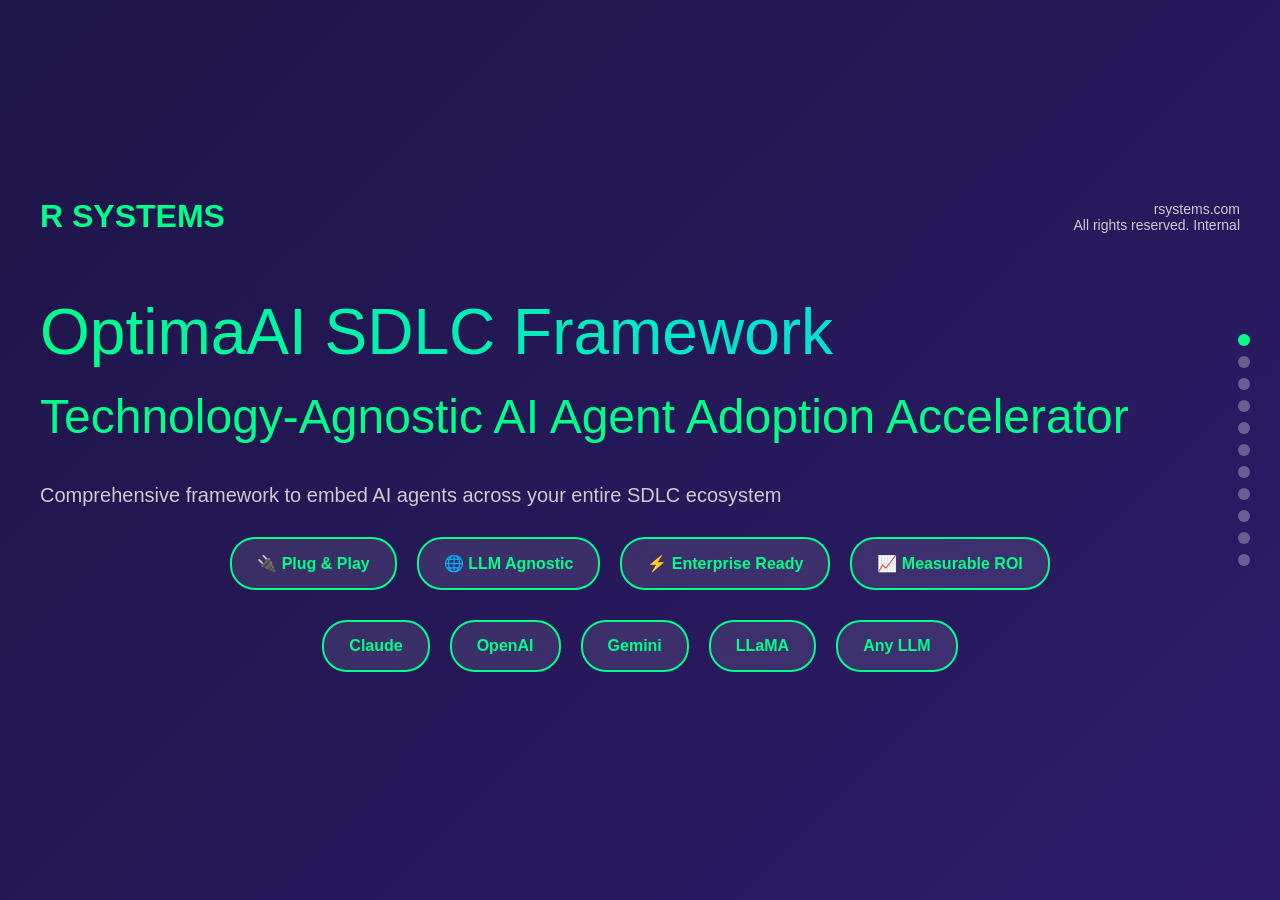
<file: index.html>
<!DOCTYPE html>
<html lang="en">
<head>
    <meta charset="UTF-8">
    <meta name="viewport" content="width=device-width, initial-scale=1.0">
    <title>OptimaAI SDLC Framework</title>
    <style>
        * {
            margin: 0;
            padding: 0;
            box-sizing: border-box;
        }

        body {
            font-family: 'Segoe UI', Tahoma, Geneva, Verdana, sans-serif;
            background: linear-gradient(135deg, #1e1548 0%, #2d1b69 100%);
            color: white;
            overflow-x: hidden;
        }

        .slide {
            min-height: 100vh;
            padding: 40px;
            display: flex;
            flex-direction: column;
            justify-content: center;
            position: relative;
            page-break-after: always;
        }

        .slide-content {
            max-width: 1200px;
            margin: 0 auto;
            width: 100%;
        }

        .header {
            display: flex;
            justify-content: space-between;
            align-items: center;
            margin-bottom: 60px;
        }

        .logo {
            font-size: 32px;
            font-weight: bold;
            color: #00ff88;
        }

        .company-info {
            text-align: right;
            font-size: 14px;
            color: #ccc;
        }

        .title-slide h1 {
            font-size: 64px;
            font-weight: 300;
            margin-bottom: 20px;
            background: linear-gradient(45deg, #00ff88, #00d4ff);
            -webkit-background-clip: text;
            -webkit-text-fill-color: transparent;
            background-clip: text;
        }

        .title-slide h2 {
            font-size: 28px;
            font-weight: 300;
            color: #ccc;
            margin-bottom: 40px;
        }

        .slide h2 {
            font-size: 48px;
            margin-bottom: 40px;
            color: #00ff88;
        }

        .slide h3 {
            font-size: 32px;
            margin-bottom: 30px;
            color: #00d4ff;
        }

        /* Technology Agnostic Badges */
        .tech-badges {
            display: flex;
            justify-content: center;
            gap: 20px;
            margin: 30px 0;
            flex-wrap: wrap;
        }

        .tech-badge {
            background: rgba(255, 255, 255, 0.1);
            border: 2px solid #00ff88;
            border-radius: 25px;
            padding: 15px 25px;
            font-size: 16px;
            font-weight: bold;
            color: #00ff88;
            backdrop-filter: blur(10px);
        }

        /* Framework Components Infographic */
        .framework-grid {
            display: grid;
            grid-template-columns: repeat(3, 1fr);
            gap: 30px;
            margin: 40px 0;
        }

        .component-card {
            background: rgba(255, 255, 255, 0.1);
            border: 2px solid #00ff88;
            border-radius: 20px;
            padding: 30px;
            text-align: center;
            transition: transform 0.3s ease, box-shadow 0.3s ease;
            backdrop-filter: blur(10px);
        }

        .component-card:hover {
            transform: translateY(-10px);
            box-shadow: 0 20px 40px rgba(0, 255, 136, 0.3);
        }

        .component-icon {
            font-size: 48px;
            margin-bottom: 20px;
            color: #00ff88;
        }

        .component-card h4 {
            font-size: 20px;
            margin-bottom: 15px;
            color: #00d4ff;
        }

        .component-card p {
            font-size: 14px;
            line-height: 1.6;
            color: #ccc;
        }

        /* Detailed Phase Cards */
        .phase-detail-grid {
            display: grid;
            grid-template-columns: repeat(2, 1fr);
            gap: 30px;
            margin: 40px 0;
        }

        .phase-detail-card {
            background: rgba(255, 255, 255, 0.1);
            border: 2px solid #00d4ff;
            border-radius: 20px;
            padding: 30px;
            backdrop-filter: blur(10px);
            position: relative;
        }

        .phase-detail-number {
            position: absolute;
            top: -15px;
            left: 30px;
            background: linear-gradient(45deg, #00ff88, #00d4ff);
            color: #1e1548;
            width: 40px;
            height: 40px;
            border-radius: 50%;
            display: flex;
            align-items: center;
            justify-content: center;
            font-weight: bold;
            font-size: 18px;
        }

        .phase-detail-card h4 {
            font-size: 24px;
            margin: 20px 0 20px;
            color: #00ff88;
        }

        .phase-activities {
            display: grid;
            grid-template-columns: 1fr 1fr;
            gap: 20px;
            margin-top: 20px;
        }

        .activity-section h5 {
            font-size: 16px;
            color: #00d4ff;
            margin-bottom: 10px;
        }

        .activity-section ul {
            list-style: none;
            font-size: 13px;
            color: #ccc;
        }

        .activity-section li {
            margin-bottom: 6px;
            padding-left: 15px;
            position: relative;
        }

        .activity-section li::before {
            content: '▶';
            position: absolute;
            left: 0;
            color: #00ff88;
            font-size: 10px;
        }

        /* CXO Outcomes */
        .outcomes-grid {
            display: grid;
            grid-template-columns: 1fr 1fr;
            gap: 40px;
            margin: 40px 0;
        }

        .outcome-card {
            background: linear-gradient(135deg, rgba(0, 255, 136, 0.2), rgba(0, 212, 255, 0.2));
            border: 2px solid #00ff88;
            border-radius: 20px;
            padding: 30px;
            backdrop-filter: blur(10px);
        }

        .outcome-icon {
            font-size: 48px;
            margin-bottom: 20px;
            color: #00ff88;
        }

        .outcome-card h4 {
            font-size: 24px;
            margin-bottom: 15px;
            color: #00d4ff;
        }

        .outcome-metrics {
            margin-top: 20px;
        }

        .outcome-metrics ul {
            list-style: none;
        }

        .outcome-metrics li {
            margin-bottom: 8px;
            padding-left: 20px;
            position: relative;
            color: #ccc;
        }

        .outcome-metrics li::before {
            content: '📊';
            position: absolute;
            left: 0;
        }

        /* Use Cases Grid */
        .use-cases-grid {
            display: grid;
            grid-template-columns: repeat(2, 1fr);
            gap: 25px;
            margin: 40px 0;
        }

        .use-case-card {
            background: rgba(255, 255, 255, 0.1);
            border: 2px solid #00d4ff;
            border-radius: 15px;
            padding: 25px;
            backdrop-filter: blur(10px);
            transition: transform 0.3s ease;
        }

        .use-case-card:hover {
            transform: translateY(-5px);
        }

        .use-case-icon {
            font-size: 36px;
            margin-bottom: 15px;
            color: #00ff88;
        }

        .use-case-card h4 {
            font-size: 18px;
            margin-bottom: 10px;
            color: #00d4ff;
        }

        .use-case-card p {
            font-size: 14px;
            color: #ccc;
            line-height: 1.5;
        }

        /* AI Tools Landscape */
        .tools-categories {
            display: grid;
            grid-template-columns: repeat(5, 1fr);
            gap: 20px;
            margin: 30px 0;
        }

        .tool-category {
            background: rgba(255, 255, 255, 0.1);
            border: 2px solid #00d4ff;
            border-radius: 15px;
            padding: 20px;
            text-align: center;
            backdrop-filter: blur(10px);
        }

        .tool-category h5 {
            font-size: 14px;
            margin-bottom: 15px;
            color: #00ff88;
            font-weight: bold;
        }

        .tool-examples {
            font-size: 12px;
            color: #ccc;
            margin-bottom: 15px;
        }

        .tool-features {
            font-size: 10px;
            color: #999;
        }

        .tool-features li {
            margin-bottom: 3px;
        }

        .decision-matrix {
            background: rgba(255, 255, 255, 0.1);
            border: 2px solid #00ff88;
            border-radius: 15px;
            padding: 25px;
            margin: 30px 0;
            backdrop-filter: blur(10px);
        }

        .matrix-table {
            width: 100%;
            border-collapse: collapse;
            margin-top: 20px;
        }

        .matrix-table th,
        .matrix-table td {
            border: 1px solid #00d4ff;
            padding: 12px;
            text-align: center;
            font-size: 12px;
        }

        .matrix-table th {
            background: rgba(0, 255, 136, 0.2);
            color: #00ff88;
            font-weight: bold;
        }

        .matrix-table td {
            color: #ccc;
        }

        /* Benefits Grid */
        .benefits-grid {
            display: grid;
            grid-template-columns: repeat(5, 1fr);
            gap: 20px;
            margin: 40px 0;
        }

        .benefit-item {
            text-align: center;
            padding: 20px;
            background: rgba(0, 255, 136, 0.1);
            border-radius: 15px;
            border: 1px solid #00ff88;
        }

        .benefit-number {
            font-size: 48px;
            font-weight: bold;
            color: #00ff88;
            margin-bottom: 10px;
        }

        .benefit-text {
            font-size: 14px;
            color: #ccc;
            line-height: 1.4;
        }

        /* Case Studies */
        .case-studies-grid {
            display: grid;
            grid-template-columns: repeat(2, 1fr);
            gap: 30px;
            margin: 40px 0;
        }

        .case-study-card {
            background: rgba(255, 255, 255, 0.1);
            border: 2px solid #00d4ff;
            border-radius: 20px;
            padding: 30px;
            backdrop-filter: blur(10px);
        }

        .case-study-header {
            background: linear-gradient(45deg, #00ff88, #00d4ff);
            -webkit-background-clip: text;
            -webkit-text-fill-color: transparent;
            background-clip: text;
            font-size: 18px;
            font-weight: bold;
            margin-bottom: 15px;
        }

        .case-metrics {
            display: flex;
            justify-content: space-around;
            margin: 20px 0;
        }

        .metric {
            text-align: center;
        }

        .metric-value {
            font-size: 32px;
            font-weight: bold;
            color: #00ff88;
        }

        .metric-label {
            font-size: 12px;
            color: #ccc;
        }

        /* Commercial Card */
        .commercial-card {
            background: linear-gradient(135deg, rgba(0, 255, 136, 0.2), rgba(0, 212, 255, 0.2));
            border: 2px solid #00ff88;
            border-radius: 20px;
            padding: 40px;
            text-align: center;
            margin: 40px auto;
            max-width: 600px;
        }

        .commercial-card h3 {
            color: #00ff88;
            margin-bottom: 20px;
        }

        .pod-description {
            font-size: 18px;
            margin-bottom: 30px;
            color: #ccc;
        }

        .rate-placeholder {
            background: rgba(255, 255, 255, 0.1);
            border: 2px dashed #00d4ff;
            border-radius: 10px;
            padding: 20px;
            font-size: 24px;
            color: #00d4ff;
        }

        /* Navigation */
        .nav-dots {
            position: fixed;
            right: 30px;
            top: 50%;
            transform: translateY(-50%);
            z-index: 1000;
        }

        .nav-dot {
            width: 12px;
            height: 12px;
            border-radius: 50%;
            background: rgba(255, 255, 255, 0.3);
            margin: 10px 0;
            cursor: pointer;
            transition: background 0.3s ease;
        }

        .nav-dot.active {
            background: #00ff88;
        }

        @media print {
            .nav-dots { display: none; }
            .slide { page-break-after: always; }
        }
    </style>
</head>
<body>
    <!-- Slide 1: Title -->
    <div class="slide title-slide">
        <div class="slide-content">
            <div class="header">
                <div class="logo">R SYSTEMS</div>
                <div class="company-info">
                    rsystems.com<br>
                    All rights reserved. Internal
                </div>
            </div>
            <h1>OptimaAI SDLC Framework</h1>
            <h2>Technology-Agnostic AI Agent Adoption Accelerator</h2>
            <p style="font-size: 20px; color: #ccc; margin-top: 40px;">
                Comprehensive framework to embed AI agents across your entire SDLC ecosystem
            </p>
            
            <div class="tech-badges">
                <div class="tech-badge">🔌 Plug & Play</div>
                <div class="tech-badge">🌐 LLM Agnostic</div>
                <div class="tech-badge">⚡ Enterprise Ready</div>
                <div class="tech-badge">📈 Measurable ROI</div>
            </div>
            
            <div class="tech-badges">
                <div class="tech-badge">Claude</div>
                <div class="tech-badge">OpenAI</div>
                <div class="tech-badge">Gemini</div>
                <div class="tech-badge">LLaMA</div>
                <div class="tech-badge">Any LLM</div>
            </div>
        </div>
    </div>

    <!-- Slide 2: Framework Components -->
    <div class="slide">
        <div class="slide-content">
            <div class="header">
                <div class="logo">R SYSTEMS</div>
                <div class="company-info">rsystems.com</div>
            </div>
            <h2>OptimaAI Framework Components</h2>
            <p style="font-size: 18px; color: #ccc; margin-bottom: 40px;">
                Technology-agnostic accelerator with pre-built components for seamless AI agent integration
            </p>
            
            <div class="framework-grid">
                <div class="component-card">
                    <div class="component-icon">📚</div>
                    <h4>Prompt Libraries</h4>
                    <p>1,500+ reusable prompt snippets & DSLs optimized for SDLC workflows across all LLM providers</p>
                </div>
                
                <div class="component-card">
                    <div class="component-icon">🤖</div>
                    <h4>Agentic Tools</h4>
                    <p>25+ best-in-class tools: Cursor, Claude Code, GitHub Copilot, Gemini, compatible with any LLM</p>
                </div>
                
                <div class="component-card">
                    <div class="component-icon">⚙️</div>
                    <h4>Custom Agents</h4>
                    <p>Reference blueprints for 12 common SDLC agents: Code Gen, PR Reviewer, QE Bot</p>
                </div>
                
                <div class="component-card">
                    <div class="component-icon">🔌</div>
                    <h4>MCP Servers</h4>
                    <p>Pre-built connectors for Jira, GitHub, CI/CD, Databases, Cloud platforms</p>
                </div>
                
                <div class="component-card">
                    <div class="component-icon">👨‍💻</div>
                    <h4>AI Engineering Experts</h4>
                    <p>400+ GenAI-certified engineers, 40+ prompt/agent design specialists</p>
                </div>
                
                <div class="component-card">
                    <div class="component-icon">📈</div>
                    <h4>Adoption Framework</h4>
                    <p>Proven 5-stage maturity model with evaluation harness for metrics tracking</p>
                </div>
            </div>
        </div>
    </div>

    <!-- Slide 3: AI Tools Landscape -->
    <div class="slide">
        <div class="slide-content">
            <div class="header">
                <div class="logo">R SYSTEMS</div>
                <div class="company-info">rsystems.com</div>
            </div>
            <h2>AI Tools Landscape & Selection Guide</h2>
            <p style="font-size: 18px; color: #ccc; margin-bottom: 30px;">
                Understanding the ecosystem to make informed decisions for your SDLC
            </p>
            
            <div class="tools-categories">
                <div class="tool-category">
                    <h5>AI Native IDE</h5>
                    <div class="tool-examples">Cursor, Windsurf</div>
                    <ul class="tool-features">
                        <li>✓ Interactive pair programming</li>
                        <li>✓ Long context mode</li>
                        <li>✓ Multi-file editing</li>
                        <li>✓ Deep indexing</li>
                        <li>△ Limited IDE support</li>
                    </ul>
                    <div style="margin-top: 10px; font-size: 11px; color: #00ff88;">Best for: Daily coding</div>
                </div>
                
                <div class="tool-category">
                    <h5>AI Extension in IDE</h5>
                    <div class="tool-examples">GitHub Copilot, Amazon Q, Cline</div>
                    <ul class="tool-features">
                        <li>✓ Works with existing IDEs</li>
                        <li>✓ Enterprise compliance</li>
                        <li>✓ Multiple LLM Support</li>
                        <li>△ Limited native features</li>
                    </ul>
                    <div style="margin-top: 10px; font-size: 11px; color: #00ff88;">Best for: Enterprise teams</div>
                </div>
                
                <div class="tool-category">
                    <h5>Prototyping Tools</h5>
                    <div class="tool-examples">Lovable.dev, V0.dev, Bolt.new</div>
                    <ul class="tool-features">
                        <li>✓ Rapid prototyping</li>
                        <li>✓ Natural language input</li>
                        <li>✓ Quick POCs</li>
                        <li>△ Not production-ready</li>
                    </ul>
                    <div style="margin-top: 10px; font-size: 11px; color: #00ff88;">Best for: Quick prototypes</div>
                </div>
                
                <div class="tool-category">
                    <h5>Background Agent</h5>
                    <div class="tool-examples">Devin, Factory AI, Jules</div>
                    <ul class="tool-features">
                        <li>✓ Fire and Forget</li>
                        <li>✓ Large scale tasks</li>
                        <li>✓ Parallel execution</li>
                        <li>△ Non-interactive</li>
                    </ul>
                    <div style="margin-top: 10px; font-size: 11px; color: #00ff88;">Best for: Large automation</div>
                </div>
                
                <div class="tool-category">
                    <h5>CLI Agent</h5>
                    <div class="tool-examples">Claude Code, Aider, Amazon Q CLI</div>
                    <ul class="tool-features">
                        <li>✓ Local execution</li>
                        <li>✓ Semi-interactive</li>
                        <li>✓ External tooling (MCP)</li>
                        <li>✓ Privacy compliant</li>
                    </ul>
                    <div style="margin-top: 10px; font-size: 11px; color: #00ff88;">Best for: Complex local tasks</div>
                </div>
            </div>
            
            <div class="decision-matrix">
                <h3 style="color: #00d4ff; margin-bottom: 20px;">Quick Decision Matrix</h3>
                <table class="matrix-table">
                    <thead>
                        <tr>
                            <th>Category</th>
                            <th>Interactivity</th>
                            <th>Privacy</th>
                            <th>Setup</th>
                            <th>Scale</th>
                            <th>Use When</th>
                            <th>Best For</th>
                        </tr>
                    </thead>
                    <tbody>
                        <tr>
                            <td>AI Native IDE</td>
                            <td>High</td>
                            <td>Medium</td>
                            <td>Complex</td>
                            <td>Individual</td>
                            <td>Greenfield</td>
                            <td>Pair coding</td>
                        </tr>
                        <tr>
                            <td>AI Extension</td>
                            <td>High</td>
                            <td>High</td>
                            <td>Easy</td>
                            <td>Team</td>
                            <td>Enterprise</td>
                            <td>Daily coding</td>
                        </tr>
                        <tr>
                            <td>Prototyping</td>
                            <td>High</td>
                            <td>High</td>
                            <td>Easy</td>
                            <td>Limited</td>
                            <td>Rapid POCs</td>
                            <td>Quick mockups</td>
                        </tr>
                        <tr>
                            <td>Background</td>
                            <td>Low</td>
                            <td>Low</td>
                            <td>Easy</td>
                            <td>Massive</td>
                            <td>Large tasks</td>
                            <td>Bulk automation</td>
                        </tr>
                        <tr>
                            <td>CLI Agent</td>
                            <td>Medium</td>
                            <td>High</td>
                            <td>Medium</td>
                            <td>High</td>
                            <td>Complex tasks</td>
                            <td>Local development</td>
                        </tr>
                    </tbody>
                </table>
            </div>
        </div>
    </div>

    <!-- Slide 4: CXO Outcomes -->
    <div class="slide">
        <div class="slide-content">
            <div class="header">
                <div class="logo">R SYSTEMS</div>
                <div class="company-info">rsystems.com</div>
            </div>
            <h2>What CXOs Get: Measurable Business Outcomes</h2>
            <p style="font-size: 18px; color: #ccc; margin-bottom: 40px;">
                Complete ecosystem of AI-powered engineering excellence with executive visibility
            </p>
            
            <div class="outcomes-grid">
                <div class="outcome-card">
                    <div class="outcome-icon">🚀</div>
                    <h4>AI-Embedded Engineering Teams</h4>
                    <p style="color: #ccc; margin-bottom: 20px;">
                        Fully integrated AI agents across your SDLC, enabling your engineering teams to operate at 2X productivity
                    </p>
                    <div class="outcome-metrics">
                        <ul>
                            <li>Context-aware agents with deep ecosystem knowledge</li>
                            <li>Seamless integration with existing workflows</li>
                            <li>Reduced cognitive load on developers</li>
                            <li>Faster feature delivery and bug resolution</li>
                            <li>Enhanced code quality and consistency</li>
                        </ul>
                    </div>
                </div>
                
                <div class="outcome-card">
                    <div class="outcome-icon">📊</div>
                    <h4>Executive Productivity Dashboard</h4>
                    <p style="color: #ccc; margin-bottom: 20px;">
                        Real-time visibility into developer productivity and AI adoption metrics across your organization
                    </p>
                    <div class="outcome-metrics">
                        <ul>
                            <li>GitHub commit and PR metrics integration</li>
                            <li>Copilot/AI tool usage analytics</li>
                            <li>Atlassian/Jira velocity tracking</li>
                            <li>Sprint performance and delivery metrics</li>
                            <li>ROI measurement on AI investments</li>
                            <li>Team productivity trends and insights</li>
                        </ul>
                    </div>
                </div>
            </div>
            
            <div style="text-align: center; margin-top: 40px; padding: 30px; background: rgba(0, 255, 136, 0.1); border-radius: 15px; border: 2px solid #00ff88;">
                <h3 style="color: #00ff88; margin-bottom: 15px;">🎯 Bottom Line Impact</h3>
                <p style="font-size: 20px; color: #ccc;">
                    <strong style="color: #00d4ff;">Minimum 2X productivity gains</strong> with full visibility and control over your AI-powered engineering transformation
                </p>
            </div>
        </div>
    </div>

    <!-- Slide 5: Detailed Engagement Phases -->
    <div class="slide">
        <div class="slide-content">
            <div class="header">
                <div class="logo">R SYSTEMS</div>
                <div class="company-info">rsystems.com</div>
            </div>
            <h2>Detailed 4-Phase Engagement Model</h2>
            <p style="font-size: 18px; color: #ccc; margin-bottom: 30px;">
                Systematic approach to embed AI agents in your SDLC ecosystem
            </p>
            
            <div class="phase-detail-grid">
                <div class="phase-detail-card">
                    <div class="phase-detail-number">1</div>
                    <h4>Discovery & Assessment</h4>
                    <div class="phase-activities">
                        <div class="activity-section">
                            <h5>Technology Analysis</h5>
                            <ul>
                                <li>Tech stack deep dive</li>
                                <li>Development workflow mapping</li>
                                <li>Tool inventory assessment</li>
                                <li>Integration point identification</li>
                            </ul>
                        </div>
                        <div class="activity-section">
                            <h5>Opportunity Mapping</h5>
                            <ul>
                                <li>Automation potential analysis</li>
                                <li>Productivity bottleneck identification</li>
                                <li>ROI opportunity assessment</li>
                                <li>Risk and compliance evaluation</li>
                            </ul>
                        </div>
                    </div>
                    <div class="phase-activities" style="margin-top: 15px;">
                        <div class="activity-section">
                            <h5>Knowledge Architecture</h5>
                            <ul>
                                <li>Codebase indexing strategy</li>
                                <li>Library and package mapping</li>
                                <li>Documentation structure analysis</li>
                                <li>Context requirements definition</li>
                            </ul>
                        </div>
                        <div class="activity-section">
                            <h5>Infrastructure Design</h5>
                            <ul>
                                <li>MCP server architecture</li>
                                <li>Custom connector requirements</li>
                                <li>QE agent framework design</li>
                                <li>Security and governance planning</li>
                            </ul>
                        </div>
                    </div>
                </div>
                
                <div class="phase-detail-card">
                    <div class="phase-detail-number">2</div>
                    <h4>Setup & Configuration</h4>
                    <div class="phase-activities">
                        <div class="activity-section">
                            <h5>Framework Deployment</h5>
                            <ul>
                                <li>Ecosystem-specific prompt templates</li>
                                <li>Cursor rules and configurations</li>
                                <li>MCP ecosystem deployment</li>
                                <li>Custom MCP server development</li>
                            </ul>
                        </div>
                        <div class="activity-section">
                            <h5>Integration Setup</h5>
                            <ul>
                                <li>SDLC adapters integration (Jira, GitHub)</li>
                                <li>Agentic workflow configuration</li>
                                <li>Knowledge assistant deployment</li>
                                <li>CI/CD pipeline integration</li>
                            </ul>
                        </div>
                    </div>
                    <div class="phase-activities" style="margin-top: 15px;">
                        <div class="activity-section">
                            <h5>Agent Deployment</h5>
                            <ul>
                                <li>Custom agent development</li>
                                <li>Testing and validation setup</li>
                                <li>Performance optimization</li>
                                <li>Security implementation</li>
                            </ul>
                        </div>
                        <div class="activity-section">
                            <h5>Platform Setup</h5>
                            <ul>
                                <li>Monitoring dashboard deployment</li>
                                <li>Metrics collection setup</li>
                                <li>Alert and notification configuration</li>
                                <li>Backup and recovery procedures</li>
                            </ul>
                        </div>
                    </div>
                </div>
                
                <div class="phase-detail-card">
                    <div class="phase-detail-number">3</div>
                    <h4>Adoption & Training</h4>
                    <div class="phase-activities">
                        <div class="activity-section">
                            <h5>Team Enablement</h5>
                            <ul>
                                <li>Comprehensive training programs</li>
                                <li>Best practice workshops</li>
                                <li>"Prompt to Product" certification</li>
                                <li>Hands-on coaching sessions</li>
                            </ul>
                        </div>
                        <div class="activity-section">
                            <h5>Change Management</h5>
                            <ul>
                                <li>Adoption strategy execution</li>
                                <li>Resistance management</li>
                                <li>Feedback loop establishment</li>
                                <li>Continuous improvement process</li>
                            </ul>
                        </div>
                    </div>
                    <div class="phase-activities" style="margin-top: 15px;">
                        <div class="activity-section">
                            <h5>Productivity Optimization</h5>
                            <ul>
                                <li>Workflow optimization</li>
                                <li>Custom prompt development</li>
                                <li>Agent fine-tuning</li>
                                <li>Performance enhancement</li>
                            </ul>
                        </div>
                        <div class="activity-section">
                            <h5>Knowledge Transfer</h5>
                            <ul>
                                <li>Internal champion development</li>
                                <li>Documentation and playbooks</li>
                                <li>Self-service capabilities</li>
                                <li>Sustainability planning</li>
                            </ul>
                        </div>
                    </div>
                </div>
                
                <div class="phase-detail-card">
                    <div class="phase-detail-number">4</div>
                    <h4>Metrics & Optimization</h4>
                    <div class="phase-activities">
                        <div class="activity-section">
                            <h5>Performance Tracking</h5>
                            <ul>
                                <li>Sprint points delivered analysis</li>
                                <li>Bug reduction measurement</li>
                                <li>Ticket closure time tracking</li>
                                <li>PR resolution speed metrics</li>
                            </ul>
                        </div>
                        <div class="activity-section">
                            <h5>Executive Reporting</h5>
                            <ul>
                                <li>Leadership dashboard setup</li>
                                <li>ROI calculation and reporting</li>
                                <li>Productivity trend analysis</li>
                                <li>Strategic recommendations</li>
                            </ul>
                        </div>
                    </div>
                    <div class="phase-activities" style="margin-top: 15px;">
                        <div class="activity-section">
                            <h5>Continuous Improvement</h5>
                            <ul>
                                <li>Performance optimization</li>
                                <li>Agent enhancement</li>
                                <li>Process refinement</li>
                                <li>Scaling strategy development</li>
                            </ul>
                        </div>
                        <div class="activity-section">
                            <h5>Data Integration</h5>
                            <ul>
                                <li>GitHub metrics integration</li>
                                <li>Copilot usage analytics</li>
                                <li>Atlassian data synchronization</li>
                                <li>Custom metric development</li>
                            </ul>
                        </div>
                    </div>
                </div>
            </div>
        </div>
    </div>

    <!-- Slide 6: Proven Use Cases -->
    <div class="slide">
        <div class="slide-content">
            <div class="header">
                <div class="logo">R SYSTEMS</div>
                <div class="company-info">rsystems.com</div>
            </div>
            <h2>Proven Use Cases & Applications</h2>
            <p style="font-size: 18px; color: #ccc; margin-bottom: 40px;">
                Real-world applications of OptimaAI Framework across various engineering scenarios
            </p>
            
            <div class="use-cases-grid">
                <div class="use-case-card">
                    <div class="use-case-icon">🔄</div>
                    <h4>Agentic Reverse Engineering</h4>
                    <p>AI agents analyze legacy systems, extract business logic, and generate comprehensive documentation and migration plans for modernization initiatives.</p>
                </div>
                
                <div class="use-case-card">
                    <div class="use-case-icon">🏗️</div>
                    <h4>AI-Driven Legacy Modernization</h4>
                    <p>Automated migration of legacy applications to modern architectures with AI agents handling code transformation, testing, and validation processes.</p>
                </div>
                
                <div class="use-case-card">
                    <div class="use-case-icon">🧪</div>
                    <h4>Agent-Driven QE Framework</h4>
                    <p>Comprehensive testing automation with AI agents generating test cases, executing tests, analyzing results, and providing intelligent bug reports and suggestions.</p>
                </div>
                
                <div class="use-case-card">
                    <div class="use-case-icon">⚡</div>
                    <h4>Agent-Driven MVP Engineering</h4>
                    <p>Rapid prototype development with AI agents handling end-to-end MVP creation from requirements analysis to deployment and testing automation.</p>
                </div>
                
                <div class="use-case-card">
                    <div class="use-case-icon">🚀</div>
                    <h4>Accelerated Product Engineering</h4>
                    <p>AI agents accelerate feature development on large codebases through intelligent code navigation, automated refactoring, and context-aware development assistance.</p>
                </div>
                
                <div class="use-case-card">
                    <div class="use-case-icon">📚</div>
                    <h4>Intelligent Documentation Generation</h4>
                    <p>Automated creation and maintenance of technical documentation, API specs, and code comments using context-aware AI agents.</p>
                </div>
                
                <div class="use-case-card">
                    <div class="use-case-icon">🔍</div>
                    <h4>Code Review & Quality Assurance</h4>
                    <p>AI-powered code review agents that enforce coding standards, identify potential issues, and suggest improvements based on best practices.</p>
                </div>
                
                <div class="use-case-card">
                    <div class="use-case-icon">🔧</div>
                    <h4>Infrastructure as Code Automation</h4>
                    <p>AI agents for automated infrastructure provisioning, configuration management, and environment consistency across development lifecycle.</p>
                </div>
            </div>
        </div>
    </div>

    <!-- Slide 7: Benefits Across SDLC -->
    <div class="slide">
        <div class="slide-content">
            <div class="header">
                <div class="logo">R SYSTEMS</div>
                <div class="company-info">rsystems.com</div>
            </div>
            <h2>Measurable Benefits Across SDLC</h2>
            <p style="font-size: 18px; color: #ccc; margin-bottom: 40px;">
                Achieve minimum 2X productivity gains with AI agent integration
            </p>
            
            <div class="benefits-grid">
                <div class="benefit-item">
                    <div class="benefit-number">21%</div>
                    <div class="benefit-text">Faster research, business analysis & documentation</div>
                </div>
                
                <div class="benefit-item">
                    <div class="benefit-number">50%</div>
                    <div class="benefit-text">Quicker design iterations</div>
                </div>
                
                <div class="benefit-item">
                    <div class="benefit-number">2-3X</div>
                    <div class="benefit-text">Faster code generation and documentation</div>
                </div>
                
                <div class="benefit-item">
                    <div class="benefit-number">15%</div>
                    <div class="benefit-text">Quicker bug resolution</div>
                </div>
                
                <div class="benefit-item">
                    <div class="benefit-number">40%</div>
                    <div class="benefit-text">Reduction in release cycles</div>
                </div>
            </div>
            
            <div style="text-align: center; margin-top: 60px;">
                <h3 style="color: #00ff88; font-size: 36px;">Overall Productivity: <span style="color: #00d4ff;">Minimum 2X Improvement</span></h3>
                <p style="font-size: 18px; color: #ccc; margin-top: 20px;">
                    With 400+ trained generative AI engineers leveling up software engineering for better productivity, efficiency, and quality
                </p>
            </div>
        </div>
    </div>

    <!-- Slide 8: Case Studies -->
    <div class="slide">
        <div class="slide-content">
            <div class="header">
                <div class="logo">R SYSTEMS</div>
                <div class="company-info">rsystems.com</div>
            </div>
            <h2>Proven Success Stories</h2>
            <p style="font-size: 18px; color: #ccc; margin-bottom: 40px;">
                Real-world implementations delivering measurable results
            </p>
            
            <div class="case-studies-grid">
                <div class="case-study-card">
                    <div class="case-study-header">AI Agents for Report Modernization - Fintech</div>
                    <p style="color: #ccc; margin-bottom: 20px;">
                        Migrated 45 embedded Looker reports to custom Vue.js + ECharts dashboards using AI-first process
                    </p>
                    <div class="case-metrics">
                        <div class="metric">
                            <div class="metric-value">2X</div>
                            <div class="metric-label">Report Output per Sprint</div>
                        </div>
                        <div class="metric">
                            <div class="metric-value">40%</div>
                            <div class="metric-label">Reduced Dev Time</div>
                        </div>
                        <div class="metric">
                            <div class="metric-value">40%+</div>
                            <div class="metric-label">Code Reuse</div>
                        </div>
                    </div>
                </div>
                
                <div class="case-study-card">
                    <div class="case-study-header">AI-Powered PHP→Java Migration</div>
                    <p style="color: #ccc; margin-bottom: 20px;">
                        Migrated 250+ legacy PHP modules to scalable Java microservices with 97% completeness
                    </p>
                    <div class="case-metrics">
                        <div class="metric">
                            <div class="metric-value">75%</div>
                            <div class="metric-label">Reduced Manual Effort</div>
                        </div>
                        <div class="metric">
                            <div class="metric-value">10→2.5</div>
                            <div class="metric-label">Days per Module</div>
                        </div>
                        <div class="metric">
                            <div class="metric-value">97%</div>
                            <div class="metric-label">Migration Accuracy</div>
                        </div>
                    </div>
                </div>
                
                <div class="case-study-card">
                    <div class="case-study-header">AI-First SDLC Agent Implementation</div>
                    <p style="color: #ccc; margin-bottom: 20px;">
                        Built and deployed a bill inspection MVP in just 2 weeks using agentic AI workflows
                    </p>
                    <div class="case-metrics">
                        <div class="metric">
                            <div class="metric-value">2X</div>
                            <div class="metric-label">Faster MVP Delivery</div>
                        </div>
                        <div class="metric">
                            <div class="metric-value">3</div>
                            <div class="metric-label">Engineers Only</div>
                        </div>
                        <div class="metric">
                            <div class="metric-value">High</div>
                            <div class="metric-label">Test Coverage</div>
                        </div>
                    </div>
                </div>
                
                <div class="case-study-card">
                    <div class="case-study-header">QE Agent for Insurance Migration</div>
                    <p style="color: #ccc; margin-bottom: 20px;">
                        Automated QA for Oracle Forms to React + Java migration with AI-powered testing
                    </p>
                    <div class="case-metrics">
                        <div class="metric">
                            <div class="metric-value">70%</div>
                            <div class="metric-label">QA Effort Saved</div>
                        </div>
                        <div class="metric">
                            <div class="metric-value">99%</div>
                            <div class="metric-label">Migration Completeness</div>
                        </div>
                        <div class="metric">
                            <div class="metric-value">80%</div>
                            <div class="metric-label">Test Coverage</div>
                        </div>
                    </div>
                </div>
            </div>
        </div>
    </div>

    <!-- Slide 9: T-Hive Case Study Spotlight -->
    <div class="slide">
        <div class="slide-content">
            <div class="header">
                <div class="logo">R SYSTEMS</div>
                <div class="company-info">rsystems.com</div>
            </div>
            <h2>Spotlight: T-Hive Maestro Platform Success</h2>
            <p style="font-size: 18px; color: #ccc; margin-bottom: 40px;">
                Advanced Agentic AI workflows for legacy system maintenance and support acceleration
            </p>
            
            <div style="display: grid; grid-template-columns: 1fr 1fr; gap: 40px; margin: 40px 0;">
                <div class="case-study-card" style="height: auto;">
                    <div class="case-study-header" style="font-size: 24px; margin-bottom: 20px;">🏭 T-Hive Maestro Platform</div>
                    <p style="color: #ccc; margin-bottom: 25px; font-size: 16px;">
                        Accelerated maintenance and support for T-Hive's warehouse management platform using sophisticated agentic AI workflows and reverse engineering
                    </p>
                    
                    <div style="margin-bottom: 25px;">
                        <h4 style="color: #00d4ff; margin-bottom: 15px; font-size: 18px;">🎯 Challenge</h4>
                        <ul style="color: #ccc; font-size: 14px; list-style: none; padding-left: 0;">
                            <li style="margin-bottom: 8px; padding-left: 20px; position: relative;">
                                <span style="position: absolute; left: 0; color: #00ff88;">▶</span>
                                Complex legacy C# and Angular codebase (millions of LOC)
                            </li>
                            <li style="margin-bottom: 8px; padding-left: 20px; position: relative;">
                                <span style="position: absolute; left: 0; color: #00ff88;">▶</span>
                                Rapid knowledge transfer requirements
                            </li>
                            <li style="margin-bottom: 8px; padding-left: 20px; position: relative;">
                                <span style="position: absolute; left: 0; color: #00ff88;">▶</span>
                                Repetitive support tasks consuming developer bandwidth
                            </li>
                            <li style="margin-bottom: 8px; padding-left: 20px; position: relative;">
                                <span style="position: absolute; left: 0; color: #00ff88;">▶</span>
                                Enterprise clients: GM, Hitachi, Toyota, Kohler
                            </li>
                        </ul>
                    </div>
                    
                    <div style="margin-bottom: 25px;">
                        <h4 style="color: #00d4ff; margin-bottom: 15px; font-size: 18px;">⚙️ AI Solution</h4>
                        <ul style="color: #ccc; font-size: 14px; list-style: none; padding-left: 0;">
                            <li style="margin-bottom: 8px; padding-left: 20px; position: relative;">
                                <span style="position: absolute; left: 0; color: #00ff88;">▶</span>
                                Advanced Agentic Reverse Engineering (Repomix, Code2Prompt)
                            </li>
                            <li style="margin-bottom: 8px; padding-left: 20px; position: relative;">
                                <span style="position: absolute; left: 0; color: #00ff88;">▶</span>
                                AI-driven support resolution workflows
                            </li>
                            <li style="margin-bottom: 8px; padding-left: 20px; position: relative;">
                                <span style="position: absolute; left: 0; color: #00ff88;">▶</span>
                                Autonomous pull request generation
                            </li>
                            <li style="margin-bottom: 8px; padding-left: 20px; position: relative;">
                                <span style="position: absolute; left: 0; color: #00ff88;">▶</span>
                                Tools: Cursor AI, GitHub Copilot, LangGraph, Claude 4 Sonnet
                            </li>
                        </ul>
                    </div>
                </div>
                
                <div class="case-study-card" style="height: auto;">
                    <div style="margin-bottom: 30px;">
                        <h4 style="color: #00ff88; margin-bottom: 20px; font-size: 20px;">📊 Breakthrough Results</h4>
                        <div class="case-metrics" style="display: grid; grid-template-columns: repeat(2, 1fr); gap: 20px;">
                            <div class="metric">
                                <div class="metric-value" style="font-size: 36px;">40%</div>
                                <div class="metric-label">Faster Knowledge Ramp-up</div>
                            </div>
                            <div class="metric">
                                <div class="metric-value" style="font-size: 36px;">50%+</div>
                                <div class="metric-label">Support Automation</div>
                            </div>
                            <div class="metric">
                                <div class="metric-value" style="font-size: 28px;">30-40%</div>
                                <div class="metric-label">System Analysis in Hours</div>
                            </div>
                            <div class="metric">
                                <div class="metric-value" style="font-size: 36px;">7+</div>
                                <div class="metric-label">Components Mapped</div>
                            </div>
                        </div>
                    </div>
                    
                    <div style="margin-bottom: 25px;">
                        <h4 style="color: #00d4ff; margin-bottom: 15px; font-size: 18px;">🚀 Key Achievements</h4>
                        <ul style="color: #ccc; font-size: 14px; list-style: none; padding-left: 0;">
                            <li style="margin-bottom: 8px; padding-left: 20px; position: relative;">
                                <span style="position: absolute; left: 0; color: #00ff88;">▶</span>
                                Extracted deep insights from 85K+ lines of code within minutes
                            </li>
                            <li style="margin-bottom: 8px; padding-left: 20px; position: relative;">
                                <span style="position: absolute; left: 0; color: #00ff88;">▶</span>
                                Mapped microservices architecture and service dependencies
                            </li>
                            <li style="margin-bottom: 8px; padding-left: 20px; position: relative;">
                                <span style="position: absolute; left: 0; color: #00ff88;">▶</span>
                                Generated comprehensive documentation automatically
                            </li>
                            <li style="margin-bottom: 8px; padding-left: 20px; position: relative;">
                                <span style="position: absolute; left: 0; color: #00ff88;">▶</span>
                                Freed T-Hive resources to focus on T-Suite 2.0 development
                            </li>
                        </ul>
                    </div>
                    
                    <div style="text-align: center; margin-top: 25px;">
                        <a href="#" style="display: inline-block; background: linear-gradient(45deg, #00ff88, #00d4ff); color: #1e1548; padding: 15px 25px; border-radius: 10px; text-decoration: none; font-weight: bold; font-size: 16px; transition: transform 0.3s ease;" 
                           onmouseover="this.style.transform='scale(1.05)'" 
                           onmouseout="this.style.transform='scale(1)'">
                            📄 View Detailed Case Study
                        </a>
                    </div>
                </div>
            </div>
        </div>
        </div>
    </div>

    <!-- Slide 10: Enterprise Privacy & Security -->
    <div class="slide">
        <div class="slide-content">
            <div class="header">
                <div class="logo">R SYSTEMS</div>
                <div class="company-info">rsystems.com</div>
            </div>
            <h2>Enterprise Privacy, Security & IP Protection</h2>
            <p style="font-size: 18px; color: #ccc; margin-bottom: 40px;">
                OptimaAI Framework ensures enterprise-grade security without compromising intellectual property
            </p>
            
            <div style="display: grid; grid-template-columns: repeat(3, 1fr); gap: 30px; margin: 40px 0;">
                <div class="component-card" style="background: rgba(0, 255, 136, 0.1); border-color: #00ff88;">
                    <div class="component-icon">🔒</div>
                    <h4>No Org-Wide Storage or Shared Infrastructure</h4>
                    <ul style="list-style: none; padding: 0; text-align: left; font-size: 14px; color: #ccc;">
                        <li style="margin-bottom: 10px; padding-left: 20px; position: relative;">
                            <span style="position: absolute; left: 0; color: #00ff88;">✓</span>
                            Enterprise deals cover pricing and usage tracking only
                        </li>
                        <li style="margin-bottom: 10px; padding-left: 20px; position: relative;">
                            <span style="position: absolute; left: 0; color: #00ff88;">✓</span>
                            No separate infrastructure where code can be accessed cross-project
                        </li>
                        <li style="margin-bottom: 10px; padding-left: 20px; position: relative;">
                            <span style="position: absolute; left: 0; color: #00ff88;">✓</span>
                            No centralized or org-level storage of codebases
                        </li>
                        <li style="margin-bottom: 10px; padding-left: 20px; position: relative;">
                            <span style="position: absolute; left: 0; color: #00ff88;">✓</span>
                            Complete project isolation
                        </li>
                    </ul>
                </div>
                
                <div class="component-card" style="background: rgba(0, 212, 255, 0.1); border-color: #00d4ff;">
                    <div class="component-icon">🛡️</div>
                    <h4>Privacy Mode Always On</h4>
                    <ul style="list-style: none; padding: 0; text-align: left; font-size: 14px; color: #ccc;">
                        <li style="margin-bottom: 10px; padding-left: 20px; position: relative;">
                            <span style="position: absolute; left: 0; color: #00d4ff;">✓</span>
                            Plaintext codebase never leaves developer's machine
                        </li>
                        <li style="margin-bottom: 10px; padding-left: 20px; position: relative;">
                            <span style="position: absolute; left: 0; color: #00d4ff;">✓</span>
                            Only non-readable embeddings stored, not actual code
                        </li>
                        <li style="margin-bottom: 10px; padding-left: 20px; position: relative;">
                            <span style="position: absolute; left: 0; color: #00d4ff;">✓</span>
                            Privacy mode enforced at organizational level
                        </li>
                        <li style="margin-bottom: 10px; padding-left: 20px; position: relative;">
                            <span style="position: absolute; left: 0; color: #00d4ff;">✓</span>
                            Customer IP remains secure
                        </li>
                    </ul>
                </div>
                
                <div class="component-card" style="background: rgba(255, 193, 7, 0.1); border-color: #ffc107;">
                    <div class="component-icon">⚡</div>
                    <h4>How It Works (Per Request Basis)</h4>
                    <ul style="list-style: none; padding: 0; text-align: left; font-size: 14px; color: #ccc;">
                        <li style="margin-bottom: 10px; padding-left: 20px; position: relative;">
                            <span style="position: absolute; left: 0; color: #ffc107;">1.</span>
                            Agent creates embedding of prompt + code snippet
                        </li>
                        <li style="margin-bottom: 10px; padding-left: 20px; position: relative;">
                            <span style="position: absolute; left: 0; color: #ffc107;">2.</span>
                            Vector search across stored embeddings for context
                        </li>
                        <li style="margin-bottom: 10px; padding-left: 20px; position: relative;">
                            <span style="position: absolute; left: 0; color: #ffc107;">3.</span>
                            Relevant context sent to LLM for response
                        </li>
                        <li style="margin-bottom: 10px; padding-left: 20px; position: relative;">
                            <span style="position: absolute; left: 0; color: #ffc107;">4.</span>
                            Code snippets live on server only for request lifecycle
                        </li>
                        <li style="margin-bottom: 10px; padding-left: 20px; position: relative;">
                            <span style="position: absolute; left: 0; color: #ffc107;">5.</span>
                            No training, storage, or cross-project sharing - ever
                        </li>
                    </ul>
                </div>
            </div>
            
            <div style="background: linear-gradient(135deg, rgba(138, 43, 226, 0.2), rgba(75, 0, 130, 0.2)); border: 2px solid #8a2be2; border-radius: 15px; padding: 30px; text-align: center; margin: 40px 0;">
                <h3 style="color: #8a2be2; margin-bottom: 20px; font-size: 24px;">🔐 Enterprise Guarantee</h3>
                <p style="font-size: 18px; color: #ccc; margin-bottom: 20px;">
                    OptimaAI Framework tools <strong style="color: #8a2be2;">do not retain any generated code</strong> (or otherwise) with Privacy Mode enabled, ensuring Customer IP remains completely secure.
                </p>
                <div style="display: grid; grid-template-columns: repeat(3, 1fr); gap: 20px; margin-top: 25px;">
                    <div style="background: rgba(138, 43, 226, 0.1); padding: 15px; border-radius: 10px;">
                        <h4 style="color: #8a2be2; margin-bottom: 10px;">🏢 Enterprise Compliance</h4>
                        <p style="font-size: 14px; color: #ccc;">SOC2, GDPR, and industry standard compliance built-in</p>
                    </div>
                    <div style="background: rgba(138, 43, 226, 0.1); padding: 15px; border-radius: 10px;">
                        <h4 style="color: #8a2be2; margin-bottom: 10px;">🔑 Zero Trust Architecture</h4>
                        <p style="font-size: 14px; color: #ccc;">End-to-end encryption with minimal data exposure</p>
                    </div>
                    <div style="background: rgba(138, 43, 226, 0.1); padding: 15px; border-radius: 10px;">
                        <h4 style="color: #8a2be2; margin-bottom: 10px;">📋 Audit Ready</h4>
                        <p style="font-size: 14px; color: #ccc;">Complete audit trails and governance controls</p>
                    </div>
                </div>
            </div>
            
            <div style="display: grid; grid-template-columns: 1fr 1fr; gap: 30px; margin: 40px 0;">
                <div style="background: rgba(0, 255, 136, 0.1); border: 2px solid #00ff88; border-radius: 15px; padding: 25px;">
                    <h4 style="color: #00ff88; margin-bottom: 15px; font-size: 18px;">🎯 What This Means for Enterprises</h4>
                    <ul style="list-style: none; padding: 0; font-size: 14px; color: #ccc;">
                        <li style="margin-bottom: 8px; padding-left: 20px; position: relative;">
                            <span style="position: absolute; left: 0; color: #00ff88;">▶</span>
                            Complete intellectual property protection
                        </li>
                        <li style="margin-bottom: 8px; padding-left: 20px; position: relative;">
                            <span style="position: absolute; left: 0; color: #00ff88;">▶</span>
                            No risk of code leaks or cross-contamination
                        </li>
                        <li style="margin-bottom: 8px; padding-left: 20px; position: relative;">
                            <span style="position: absolute; left: 0; color: #00ff88;">▶</span>
                            Regulatory compliance maintained
                        </li>
                        <li style="margin-bottom: 8px; padding-left: 20px; position: relative;">
                            <span style="position: absolute; left: 0; color: #00ff88;">▶</span>
                            Full control over sensitive data
                        </li>
                    </ul>
                </div>
                
                <div style="background: rgba(0, 212, 255, 0.1); border: 2px solid #00d4ff; border-radius: 15px; padding: 25px;">
                    <h4 style="color: #00d4ff; margin-bottom: 15px; font-size: 18px;">🚀 Additional Security Features</h4>
                    <ul style="list-style: none; padding: 0; font-size: 14px; color: #ccc;">
                        <li style="margin-bottom: 8px; padding-left: 20px; position: relative;">
                            <span style="position: absolute; left: 0; color: #00d4ff;">▶</span>
                            On-premises deployment options available
                        </li>
                        <li style="margin-bottom: 8px; padding-left: 20px; position: relative;">
                            <span style="position: absolute; left: 0; color: #00d4ff;">▶</span>
                            Custom security policies and guardrails
                        </li>
                        <li style="margin-bottom: 8px; padding-left: 20px; position: relative;">
                            <span style="position: absolute; left: 0; color: #00d4ff;">▶</span>
                            Role-based access controls
                        </li>
                        <li style="margin-bottom: 8px; padding-left: 20px; position: relative;">
                            <span style="position: absolute; left: 0; color: #00d4ff;">▶</span>
                            Real-time security monitoring
                        </li>
                    </ul>
                </div>
            </div>
        </div>
    </div>

    <!-- Slide 11: Commercial Engagement -->
    <div class="slide">
        <div class="slide-content">
            <div class="header">
                <div class="logo">R SYSTEMS</div>
                <div class="company-info">rsystems.com</div>
            </div>
            <h2>Engagement Commercials</h2>
            <p style="font-size: 18px; color: #ccc; margin-bottom: 40px;">
                Dedicated AI Pod for accelerated adoption and maximum ROI
            </p>
            
            <div class="commercial-card">
                <h3>OptimaAI Champion Pod</h3>
                <div class="pod-description">
                    Dedicated team of 4-5 AI Champions for comprehensive framework implementation and team enablement
                </div>
                
                <div style="display: grid; grid-template-columns: repeat(3, 1fr); gap: 30px; margin: 30px 0;">
                    <div style="text-align: center;">
                        <h4 style="color: #00ff88; margin-bottom: 15px;">AI Solution Architect</h4>
                        <p style="color: #ccc; font-size: 14px;">Framework design & integration strategy</p>
                    </div>
                    <div style="text-align: center;">
                        <h4 style="color: #00ff88; margin-bottom: 15px;">AI Engineers (2-3)</h4>
                        <p style="color: #ccc; font-size: 14px;">Custom agent development & optimization</p>
                    </div>
                    <div style="text-align: center;">
                        <h4 style="color: #00ff88; margin-bottom: 15px;">Adoption Specialist</h4>
                        <p style="color: #ccc; font-size: 14px;">Team training & change management</p>
                    </div>
                </div>
                
                <div class="rate-placeholder">
                    Competitive rates starting from $[X]K/month
                    <div style="font-size: 16px; margin-top: 10px; color: #ccc;">
                        Contact us for customized pricing based on your specific requirements
                    </div>
                </div>
            </div>
            
            <div style="text-align: center; margin-top: 40px;">
                <p style="font-size: 18px; color: #00ff88;">
                    🚀 Get started with OptimaAI Framework and achieve 2X productivity gains in your first quarter
                </p>
            </div>
        </div>
    </div>

    <!-- Navigation Dots -->
    <div class="nav-dots">
        <div class="nav-dot active" onclick="goToSlide(0)"></div>
        <div class="nav-dot" onclick="goToSlide(1)"></div>
        <div class="nav-dot" onclick="goToSlide(2)"></div>
        <div class="nav-dot" onclick="goToSlide(3)"></div>
        <div class="nav-dot" onclick="goToSlide(4)"></div>
        <div class="nav-dot" onclick="goToSlide(5)"></div>
        <div class="nav-dot" onclick="goToSlide(6)"></div>
        <div class="nav-dot" onclick="goToSlide(7)"></div>
        <div class="nav-dot" onclick="goToSlide(8)"></div>
        <div class="nav-dot" onclick="goToSlide(9)"></div>
        <div class="nav-dot" onclick="goToSlide(10)"></div>
    </div>

    <script>
        let currentSlide = 0;
        const slides = document.querySelectorAll('.slide');
        const dots = document.querySelectorAll('.nav-dot');

        function goToSlide(n) {
            slides[currentSlide].style.display = 'none';
            dots[currentSlide].classList.remove('active');
            
            currentSlide = n;
            
            slides[currentSlide].style.display = 'flex';
            dots[currentSlide].classList.add('active');
        }

        // Initialize - hide all slides except first
        slides.forEach((slide, index) => {
            if (index !== 0) slide.style.display = 'none';
        });

        // Keyboard navigation
        document.addEventListener('keydown', (e) => {
            if (e.key === 'ArrowRight' && currentSlide < slides.length - 1) {
                goToSlide(currentSlide + 1);
            } else if (e.key === 'ArrowLeft' && currentSlide > 0) {
                goToSlide(currentSlide - 1);
            }
        });
    </script>
</body>
</html>
</file>
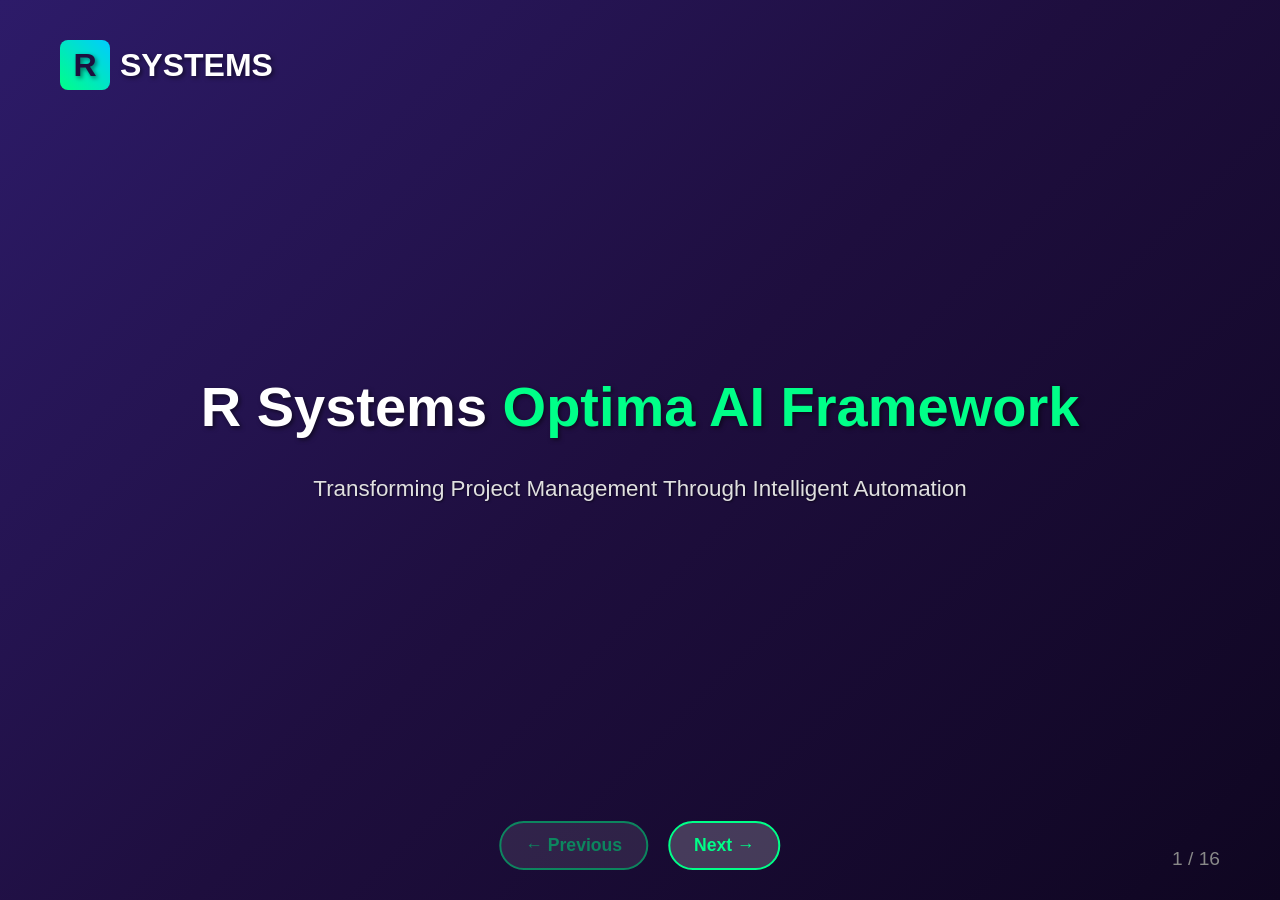
<file: ai-in-pm.html>
<!DOCTYPE html>
<html lang="en">
<head>
    <meta charset="UTF-8">
    <meta name="viewport" content="width=device-width, initial-scale=1.0">
    <title>R Systems Optima AI Framework for Project Managers</title>
    <style>
        * {
            margin: 0;
            padding: 0;
            box-sizing: border-box;
        }

        body {
            font-family: 'Segoe UI', Tahoma, Geneva, Verdana, sans-serif;
            background: linear-gradient(135deg, #2d1b69 0%, #1e0e3e 50%, #0f0621 100%);
            color: white;
            overflow: hidden;
        }

        .presentation-container {
            width: 100vw;
            height: 100vh;
            position: relative;
        }

        .slide {
            width: 100%;
            height: 100%;
            padding: 60px 80px;
            position: absolute;
            opacity: 0;
            transition: opacity 0.5s ease-in-out;
            display: flex;
            flex-direction: column;
            justify-content: center;
            align-items: center;
            text-align: center;
        }

        .slide.active {
            opacity: 1;
        }

        .slide h1 {
            font-size: 3.5em;
            margin-bottom: 30px;
            color: #ffffff;
            text-shadow: 2px 2px 4px rgba(0,0,0,0.5);
            line-height: 1.2;
        }

        .slide h2 {
            font-size: 2.8em;
            margin-bottom: 40px;
            color: #ffffff;
            text-shadow: 2px 2px 4px rgba(0,0,0,0.5);
            line-height: 1.3;
        }

        .slide h3 {
            font-size: 2.2em;
            margin-bottom: 30px;
            color: #00ff88;
            text-shadow: 1px 1px 2px rgba(0,0,0,0.5);
        }

        .slide p {
            font-size: 1.4em;
            line-height: 1.6;
            margin-bottom: 20px;
            color: #e0e0e0;
        }

        .slide ul {
            font-size: 1.3em;
            line-height: 1.8;
            text-align: left;
            max-width: 800px;
            margin: 0 auto;
        }

        .slide li {
            margin-bottom: 15px;
            color: #e0e0e0;
        }

        .subtitle {
            font-size: 1.8em;
            color: #00ff88;
            margin-bottom: 50px;
            text-shadow: 1px 1px 2px rgba(0,0,0,0.5);
        }

        .logo {
            position: absolute;
            top: 40px;
            left: 60px;
            font-size: 2em;
            font-weight: bold;
            color: #ffffff;
            text-shadow: 2px 2px 4px rgba(0,0,0,0.5);
        }

        .logo::before {
            content: "R";
            display: inline-block;
            width: 50px;
            height: 50px;
            background: linear-gradient(45deg, #00ff88, #00ccff);
            border-radius: 8px;
            text-align: center;
            line-height: 50px;
            margin-right: 10px;
            font-weight: bold;
            color: #1e0e3e;
        }

        .slide-number {
            position: absolute;
            bottom: 30px;
            right: 60px;
            font-size: 1.2em;
            color: #888;
        }

        .navigation {
            position: absolute;
            bottom: 30px;
            left: 50%;
            transform: translateX(-50%);
            display: flex;
            gap: 20px;
        }

        .nav-btn {
            background: rgba(255,255,255,0.2);
            border: 2px solid #00ff88;
            color: #00ff88;
            padding: 12px 24px;
            border-radius: 25px;
            cursor: pointer;
            transition: all 0.3s ease;
            font-size: 1.1em;
            font-weight: bold;
        }

        .nav-btn:hover {
            background: #00ff88;
            color: #1e0e3e;
            transform: translateY(-2px);
        }

        .nav-btn:disabled {
            opacity: 0.5;
            cursor: not-allowed;
        }

        .framework-box {
            background: rgba(255,255,255,0.1);
            border: 2px solid #00ff88;
            border-radius: 15px;
            padding: 40px;
            margin: 30px 0;
            max-width: 1000px;
            backdrop-filter: blur(10px);
        }

        .benefits-grid {
            display: grid;
            grid-template-columns: repeat(3, 1fr);
            gap: 30px;
            max-width: 1200px;
            margin: 40px auto;
        }

        .benefit-card {
            background: rgba(255,255,255,0.1);
            border: 2px solid #00ccff;
            border-radius: 15px;
            padding: 30px;
            text-align: center;
            backdrop-filter: blur(10px);
            transition: transform 0.3s ease;
        }

        .benefit-card:hover {
            transform: translateY(-5px);
        }

        .benefit-icon {
            font-size: 3em;
            margin-bottom: 20px;
            color: #00ff88;
        }

        .demo-title {
            background: linear-gradient(45deg, #00ff88, #00ccff);
            -webkit-background-clip: text;
            -webkit-text-fill-color: transparent;
            background-clip: text;
            font-size: 2.5em;
            margin-bottom: 40px;
            text-align: center;
        }

        .engagement-steps {
            display: flex;
            justify-content: space-around;
            align-items: center;
            max-width: 1200px;
            margin: 40px auto;
        }

        .step {
            text-align: center;
            background: rgba(255,255,255,0.1);
            border: 2px solid #00ff88;
            border-radius: 15px;
            padding: 30px;
            width: 250px;
            backdrop-filter: blur(10px);
        }

        .step-number {
            background: #00ff88;
            color: #1e0e3e;
            width: 40px;
            height: 40px;
            border-radius: 50%;
            display: flex;
            align-items: center;
            justify-content: center;
            font-weight: bold;
            font-size: 1.2em;
            margin: 0 auto 20px;
        }

        .contact-info {
            background: rgba(255,255,255,0.1);
            border: 2px solid #00ccff;
            border-radius: 15px;
            padding: 30px;
            max-width: 600px;
            margin: 30px auto;
            backdrop-filter: blur(10px);
        }

        .contact-info h3 {
            color: #00ccff;
            margin-bottom: 20px;
        }

        .tools-grid {
            display: grid;
            grid-template-columns: repeat(auto-fit, minmax(300px, 1fr));
            gap: 25px;
            max-width: 1200px;
            margin: 40px auto;
        }

        .tool-card {
            background: rgba(255,255,255,0.1);
            border: 2px solid #00ff88;
            border-radius: 15px;
            padding: 25px;
            text-align: center;
            backdrop-filter: blur(10px);
            transition: all 0.3s ease;
        }

        .tool-card:hover {
            transform: translateY(-5px);
            border-color: #00ccff;
        }

        .tool-icon {
            font-size: 2.5em;
            margin-bottom: 15px;
        }

        .tool-card h4 {
            color: #ffffff;
            font-size: 1.2em;
            margin: 0;
            line-height: 1.4;
        }

        .components-grid {
            display: grid;
            grid-template-columns: repeat(auto-fit, minmax(350px, 1fr));
            gap: 30px;
            max-width: 1200px;
            margin: 40px auto;
        }

        .component-card {
            background: rgba(255,255,255,0.1);
            border: 2px solid #00ccff;
            border-radius: 15px;
            padding: 30px;
            text-align: center;
            backdrop-filter: blur(10px);
            transition: all 0.3s ease;
        }

        .component-card:hover {
            transform: translateY(-5px);
            border-color: #00ff88;
        }

        .component-icon {
            font-size: 3em;
            margin-bottom: 20px;
        }

        .component-card h3 {
            color: #00ccff;
            font-size: 1.4em;
            margin-bottom: 15px;
            line-height: 1.3;
        }

        .component-card p {
            color: #e0e0e0;
            font-size: 1.1em;
            margin: 0;
            line-height: 1.5;
        }

        .slide-title {
            position: absolute;
            top: 40px;
            right: 60px;
            font-size: 1.2em;
            color: #888;
            text-align: right;
        }

        .highlight {
            color: #00ff88;
            font-weight: bold;
        }

        .accent {
            color: #00ccff;
        }

        .connectors-infographic {
            display: flex;
            align-items: center;
            justify-content: space-between;
            max-width: 1200px;
            margin: 40px auto;
            gap: 40px;
        }

        .data-sources {
            display: grid;
            grid-template-columns: repeat(2, 1fr);
            gap: 20px;
            flex: 1;
        }

        .source-card {
            background: rgba(255,255,255,0.1);
            border: 2px solid #00ff88;
            border-radius: 12px;
            padding: 20px;
            text-align: center;
            backdrop-filter: blur(10px);
            transition: all 0.3s ease;
        }

        .source-card:hover {
            transform: translateY(-3px);
            border-color: #00ccff;
        }

        .source-icon {
            font-size: 2em;
            margin-bottom: 10px;
        }

        .source-card h4 {
            color: #ffffff;
            font-size: 1.1em;
            margin: 0;
        }

        .connector-flow {
            display: flex;
            align-items: center;
            gap: 20px;
            flex: 1;
            justify-content: center;
        }

        .flow-arrow {
            font-size: 2em;
            color: #00ff88;
            font-weight: bold;
        }

        .ai-hub {
            background: rgba(255,255,255,0.15);
            border: 3px solid #00ccff;
            border-radius: 20px;
            padding: 30px;
            text-align: center;
            backdrop-filter: blur(10px);
            box-shadow: 0 0 20px rgba(0,204,255,0.3);
        }

        .hub-icon {
            font-size: 3em;
            margin-bottom: 10px;
        }

        .ai-hub h3 {
            color: #00ccff;
            margin-bottom: 10px;
            font-size: 1.5em;
        }

        .ai-hub p {
            color: #e0e0e0;
            font-size: 1em;
            margin: 0;
        }

        .unified-output {
            flex: 1;
            display: flex;
            justify-content: center;
        }

        .output-card {
            background: rgba(255,255,255,0.1);
            border: 2px solid #00ff88;
            border-radius: 15px;
            padding: 30px;
            text-align: center;
            backdrop-filter: blur(10px);
            max-width: 250px;
        }

        .output-icon {
            font-size: 2.5em;
            margin-bottom: 15px;
        }

        .output-card h4 {
            color: #00ff88;
            font-size: 1.3em;
            margin-bottom: 10px;
        }

        .output-card p {
            color: #e0e0e0;
            font-size: 1em;
            margin: 0;
        }

        .contact-info p {
            margin-bottom: 10px;
            color: #e0e0e0;
        }

        @media (max-width: 1024px) {
            .slide {
                padding: 40px 50px;
            }
            
            .slide h1 {
                font-size: 2.8em;
            }
            
            .slide h2 {
                font-size: 2.2em;
            }
            
            .benefits-grid {
                grid-template-columns: repeat(2, 1fr);
            }
            
            .tools-grid {
                grid-template-columns: repeat(2, 1fr);
            }
            
            .components-grid {
                grid-template-columns: 1fr;
            }
            
            .connectors-infographic {
                flex-direction: column;
                gap: 30px;
            }
            
            .data-sources {
                grid-template-columns: repeat(3, 1fr);
            }
            
            .connector-flow {
                flex-direction: row;
                gap: 15px;
            }
            
            .engagement-steps {
                flex-direction: column;
                gap: 20px;
            }
        }
    </style>
</head>
<body>
    <div class="presentation-container">
        <div class="logo">SYSTEMS</div>
        
        <!-- Slide 1: Title -->
        <div class="slide active">
            <h1>R Systems <span class="highlight">Optima AI Framework</span></h1>
            <p class="subtitle">Transforming Project Management Through Intelligent Automation</p>
            <div class="slide-number">1 / 16</div>
        </div>

        <!-- Slide 2: Why AI is Critical -->
        <div class="slide">
            <h2>Why AI is Critical for Modern Project Management</h2>
            <div class="framework-box">
                <h3>The Project Management Crisis</h3>
                <ul>
                    <li><span class="highlight">Only 35% of projects</span> are completed successfully on time and within budget</li>
                    <li><span class="highlight">Project Managers spend 54%</span> of their time on administrative tasks vs. strategic work</li>
                    <li><span class="highlight">Data fragmentation</span> across 5-10 different tools creates blind spots</li>
                    <li><span class="highlight">Manual processes</span> lead to delayed risk identification and poor decision-making</li>
                </ul>
            </div>
            <div class="slide-number">2 / 16</div>
        </div>

        <!-- Slide 3: Framework Introduction -->
        <div class="slide">
            <h2>Introducing R Systems <span class="highlight">Optima AI Framework</span></h2>
            <p class="subtitle">Plug-and-Play AI Intelligence for Project Management</p>
            <div class="tools-grid">
                <div class="tool-card">
                    <div class="tool-icon">🤖</div>
                    <h4>GitHub Copilot Integration</h4>
                </div>
                <div class="tool-card">
                    <div class="tool-icon">⚡</div>
                    <h4>Cursor AI Agents</h4>
                </div>
                <div class="tool-card">
                    <div class="tool-icon">📚</div>
                    <h4>Optima AI Prompt Library (PM-Tuned)</h4>
                </div>
                <div class="tool-card">
                    <div class="tool-icon">🔧</div>
                    <h4>Smart Data Adapters & Configs</h4>
                </div>
                <div class="tool-card">
                    <div class="tool-icon">🎯</div>
                    <h4>Agentic Architecture</h4>
                </div>
            </div>
            <div class="slide-number">3 / 16</div>
        </div>

        <!-- Slide 4: Framework Benefits -->
        <div class="slide">
            <h2>Framework Benefits - Transforming PM Productivity</h2>
            <div class="benefits-grid">
                <div class="benefit-card">
                    <div class="benefit-icon">🚀</div>
                    <h3>PRODUCTIVITY</h3>
                    <p><span class="highlight">2-3x Faster</span> Task Execution</p>
                    <p><span class="highlight">40% Reduction</span> in Admin Time</p>
                    <p><span class="highlight">60% Faster</span> Risk Detection</p>
                </div>
                <div class="benefit-card">
                    <div class="benefit-icon">🔗</div>
                    <h3>CONNECTIVITY</h3>
                    <p><span class="highlight">Unified View</span> of All Data</p>
                    <p><span class="highlight">Single Source</span> of Truth</p>
                    <p><span class="highlight">Automated Sync</span> Across Platforms</p>
                </div>
                <div class="benefit-card">
                    <div class="benefit-icon">🧠</div>
                    <h3>INTELLIGENCE</h3>
                    <p><span class="highlight">Predictive</span> Risk Analysis</p>
                    <p><span class="highlight">Real-time</span> Insights</p>
                    <p><span class="highlight">Data-Driven</span> Decisions</p>
                </div>
            </div>
            <div class="slide-number">4 / 16</div>
        </div>

        <!-- Slide 5: Framework Components -->
        <div class="slide">
            <h2>Framework Components - The <span class="highlight">Optima AI</span> Ecosystem</h2>
            <div class="components-grid">
                <div class="component-card">
                    <div class="component-icon">📝</div>
                    <h3>PM-Tailored Cursor Rules & Prompt Packs</h3>
                    <p>Project health analysis, cross-platform synthesis, intelligent prioritization</p>
                </div>
                <div class="component-card">
                    <div class="component-icon">🔗</div>
                    <h3>MCP Servers & Data Connectors</h3>
                    <p>Pre-built connectors for 15+ popular PM tools with real-time data streaming</p>
                </div>
                <div class="component-card">
                    <div class="component-icon">📚</div>
                    <h3>Knowledge Base Indexing with Built-in Guardrails</h3>
                    <p>Intelligent document processing with privacy-first indexing</p>
                </div>
            </div>
            <div class="slide-number">5 / 16</div>
        </div>

        <!-- Slide 6: Privacy & Security -->
        <div class="slide">
            <h2>Privacy & Data Security - <span class="highlight">Your Data, Your Control</span></h2>
            <div class="framework-box">
                <h3>🛡️ Zero Data Retention Policy</h3>
                <ul>
                    <li>No model training on your organizational data</li>
                    <li>Local processing with cloud-assisted intelligence</li>
                    <li>Audit trails for all AI interactions</li>
                </ul>
                
                <h3>🏠 100% Data Residency</h3>
                <p>All processing within your infrastructure - No external data transmission</p>
                
                <h3>🔒 Built-in Privacy Guardrails</h3>
                <ul>
                    <li>PII Redaction & Access Controls</li>
                    <li>Data Classification & Compliance Ready</li>
                    <li>GDPR, CCPA, SOC2, ISO 27001 aligned</li>
                </ul>
            </div>
            <div class="slide-number">6 / 16</div>
        </div>

        <!-- Demo Slides -->
        <div class="slide">
            <h2>Plug-and-Play Data Silo Connectors</h2>
            <div class="connectors-infographic">
                <div class="data-sources">
                    <div class="source-card">
                        <div class="source-icon">📊</div>
                        <h4>JIRA</h4>
                    </div>
                    <div class="source-card">
                        <div class="source-icon">📝</div>
                        <h4>Notion</h4>
                    </div>
                    <div class="source-card">
                        <div class="source-icon">💬</div>
                        <h4>Slack</h4>
                    </div>
                    <div class="source-card">
                        <div class="source-icon">📧</div>
                        <h4>Gmail</h4>
                    </div>
                    <div class="source-card">
                        <div class="source-icon">📅</div>
                        <h4>Calendar</h4>
                    </div>
                    <div class="source-card">
                        <div class="source-icon">🔗</div>
                        <h4>Linear</h4>
                    </div>
                </div>
                <div class="connector-flow">
                    <div class="flow-arrow">→</div>
                    <div class="ai-hub">
                        <div class="hub-icon">🤖</div>
                        <h3>Optima AI</h3>
                        <p>Intelligent Integration Hub</p>
                    </div>
                    <div class="flow-arrow">→</div>
                </div>
                <div class="unified-output">
                    <div class="output-card">
                        <div class="output-icon">📊</div>
                        <h4>Unified Dashboard</h4>
                        <p>Real-time project insights</p>
                    </div>
                </div>
            </div>
            <div class="slide-number">7 / 12</div>
        </div>

        <div class="slide">
            <h2 class="demo-title">Cross Silo Requirement Gathering and Sprint Board Publishing</h2>
            <div class="slide-number">8 / 12</div>
        </div>

        <div class="slide">
            <h2 class="demo-title">Agent Led Sprint Planning</h2>
            <div class="slide-number">9 / 12</div>
        </div>

        <div class="slide">
            <h2 class="demo-title">Stand-up Summariser</h2>
            <div class="slide-number">10 / 12</div>
        </div>

        <div class="slide">
            <h2 class="demo-title">Automated Status Reporting</h2>
            <div class="slide-number">11 / 12</div>
        </div>

        <!-- Slide 14: Implementation -->
        <div class="slide">
            <h2>Implementation & Engagement Model</h2>
            <h3>AI Champions Pod Approach</h3>
            <div class="engagement-steps">
                <div class="step">
                    <div class="step-number">1</div>
                    <h4>Foundation</h4>
                    <p>Weeks 1-2</p>
                    <p>AI Champions Pod: 2 R Systems Engineers</p>
                </div>
                <div class="step">
                    <div class="step-number">2</div>
                    <h4>Training</h4>
                    <p>Weeks 3-4</p>
                    <p>PM team training & best practices workshops</p>
                </div>
                <div class="step">
                    <div class="step-number">3</div>
                    <h4>Scale</h4>
                    <p>Weeks 5-8</p>
                    <p>Optimization & organization-wide rollout</p>
                </div>
            </div>
            <div class="slide-number">12 / 12</div>
        </div>

        <!-- Slide 15: Q&A -->
        <div class="slide">
            <h2>Questions & Discussion</h2>
            <h3>Let's Explore Your PM Challenges</h3>
            <div class="framework-box">
                <h3>Common Questions We Address:</h3>
                <ul>
                    <li>🤔 <strong>"How quickly can we see ROI?"</strong> → Typically 30-60 days</li>
                    <li>🔒 <strong>"What about data security?"</strong> → 100% data residency</li>
                    <li>🛠️ <strong>"How complex is the setup?"</strong> → Plug-and-play with support</li>
                    <li>📊 <strong>"Can we customize for our processes?"</strong> → Fully configurable</li>
                    <li>👥 <strong>"What training is required?"</strong> → Comprehensive but intuitive</li>
                </ul>
            </div>
            <div class="slide-number">13 / 13</div>
        </div>

        <!-- Slide 16: Thank You -->
        <div class="slide">
            <h1>Transform Your Project Management Today</h1>
            <p class="subtitle">"The future of project management is here. It's intelligent, connected, and ready to transform how your teams deliver value."</p>
            <div class="contact-info">
                <h3>Ready to get started?</h3>
                <p>📧 <strong>Email:</strong> optima-ai@rsystems.com</p>
                <p>📱 <strong>Schedule:</strong> calendly.com/rsystems-optima</p>
                <p>💼 <strong>Learn More:</strong> rsystems.com/optima-ai-framework</p>
            </div>
            <p><em>R Systems - Empowering Digital Transformation Through Intelligent Automation</em></p>
            <div class="slide-number">14 / 14</div>
        </div>

        <!-- Navigation -->
        <div class="navigation">
            <button class="nav-btn" id="prevBtn" onclick="changeSlide(-1)">← Previous</button>
            <button class="nav-btn" id="nextBtn" onclick="changeSlide(1)">Next →</button>
        </div>
    </div>

    <script>
        let currentSlide = 0;
        const slides = document.querySelectorAll('.slide');
        const totalSlides = slides.length;

        function showSlide(n) {
            slides[currentSlide].classList.remove('active');
            currentSlide = (n + totalSlides) % totalSlides;
            slides[currentSlide].classList.add('active');
            
            // Update navigation buttons
            document.getElementById('prevBtn').disabled = currentSlide === 0;
            document.getElementById('nextBtn').disabled = currentSlide === totalSlides - 1;
        }

        function changeSlide(direction) {
            if (direction === 1 && currentSlide < totalSlides - 1) {
                showSlide(currentSlide + 1);
            } else if (direction === -1 && currentSlide > 0) {
                showSlide(currentSlide - 1);
            }
        }

        // Keyboard navigation
        document.addEventListener('keydown', function(e) {
            if (e.key === 'ArrowRight' || e.key === ' ') {
                changeSlide(1);
            } else if (e.key === 'ArrowLeft') {
                changeSlide(-1);
            }
        });

        // Initialize
        showSlide(0);
    </script>
</body>
</html>
</file>
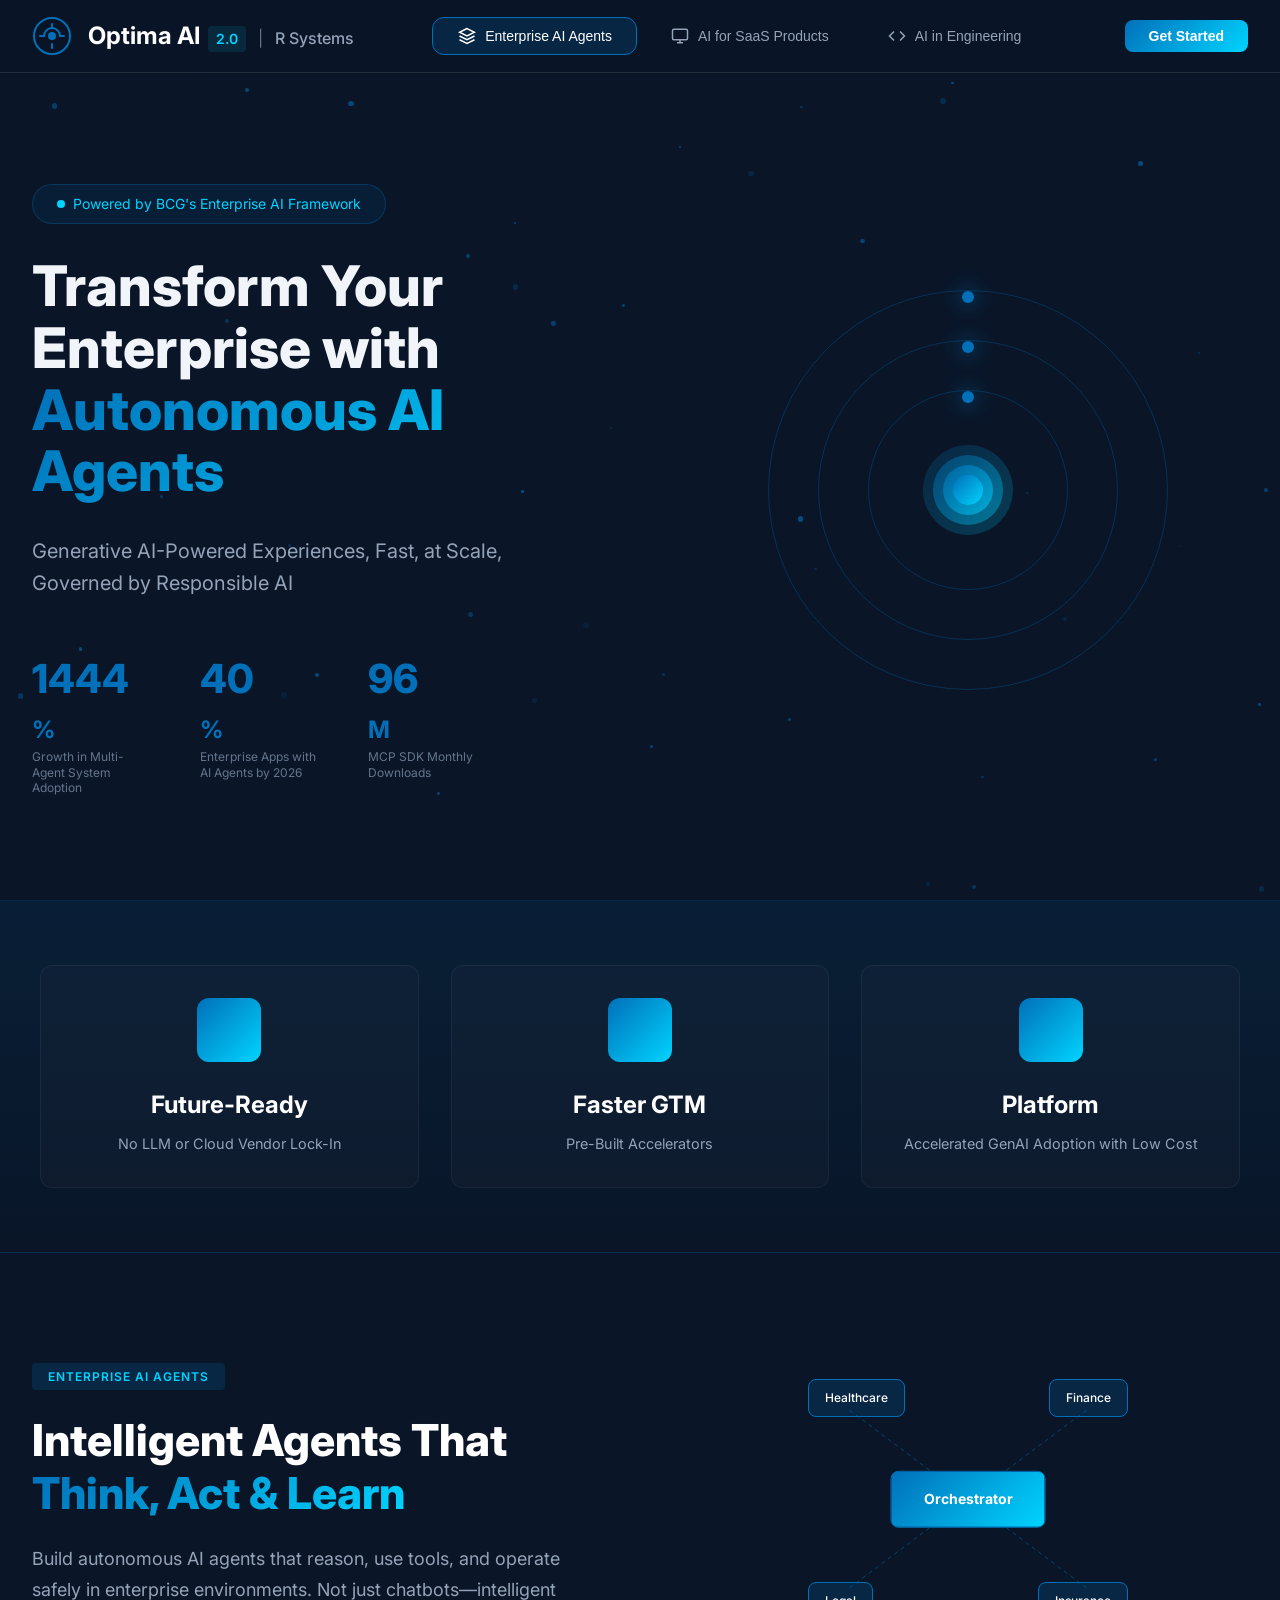
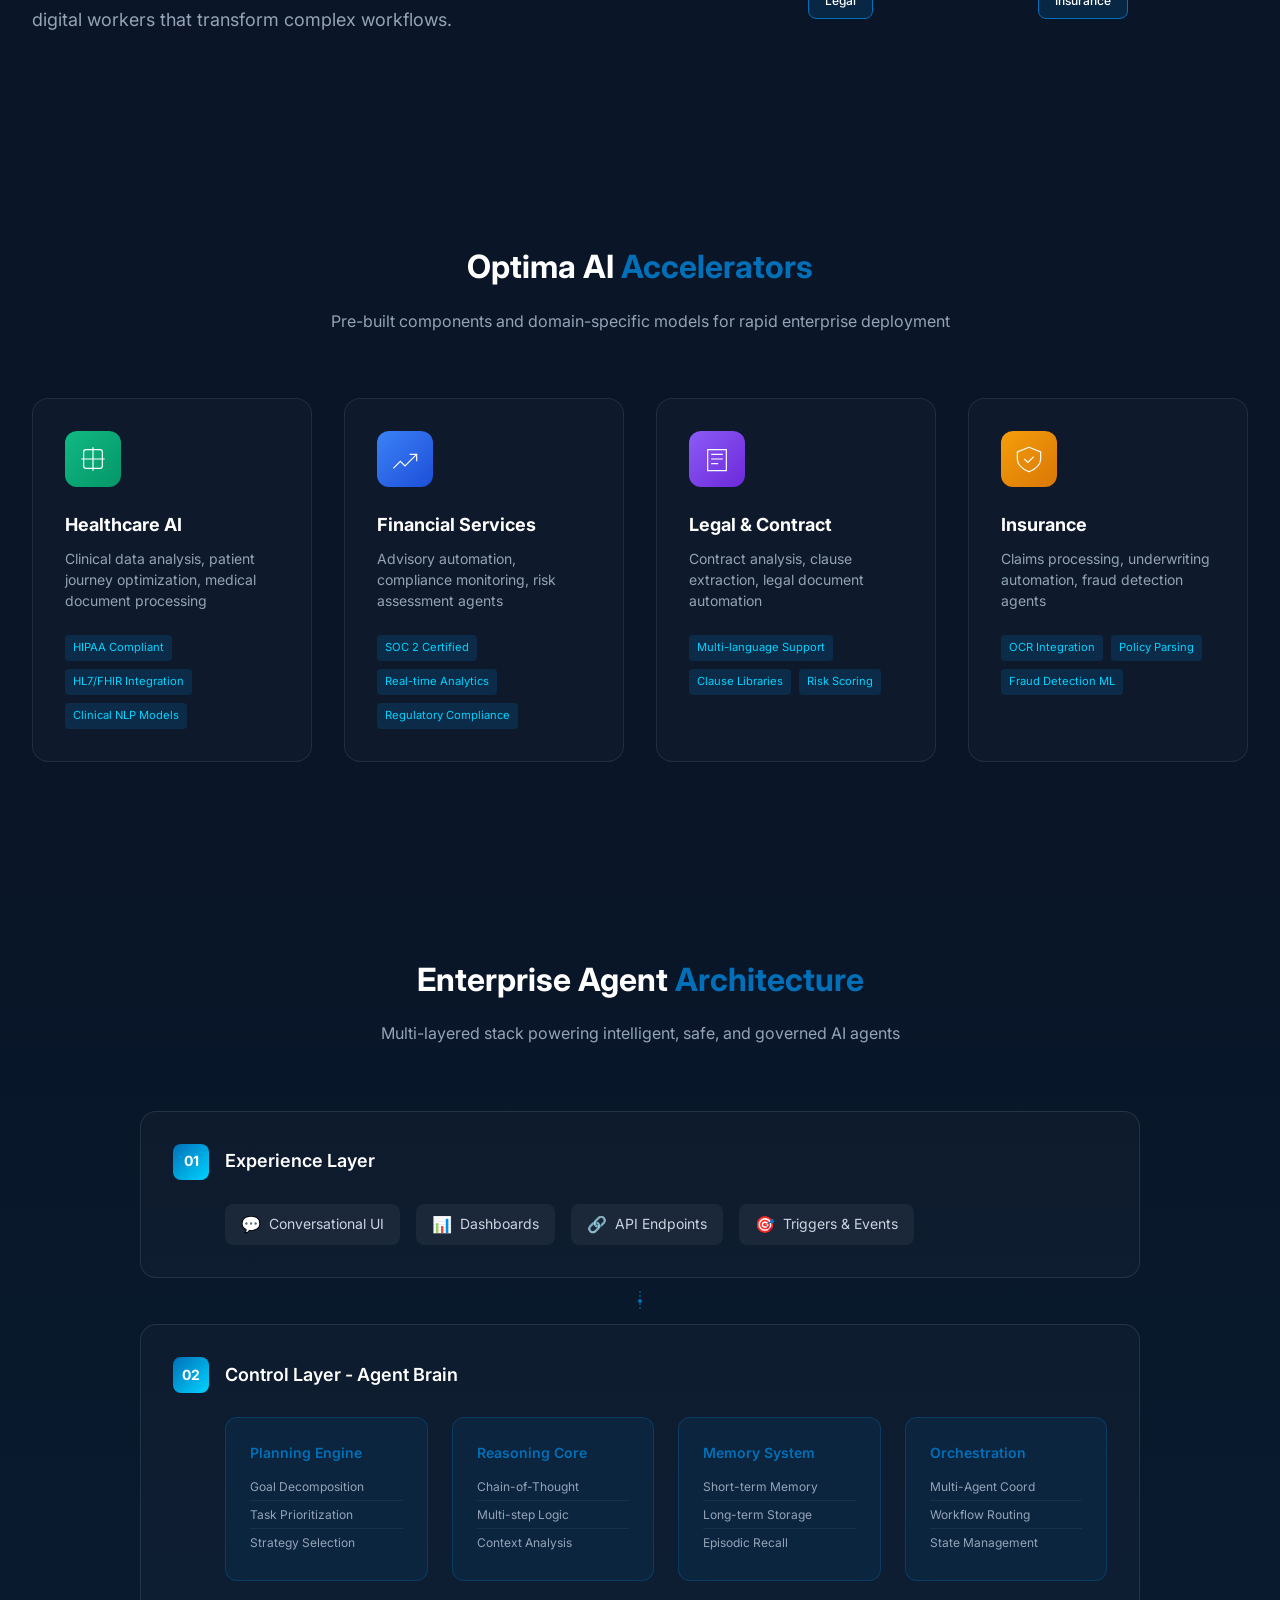
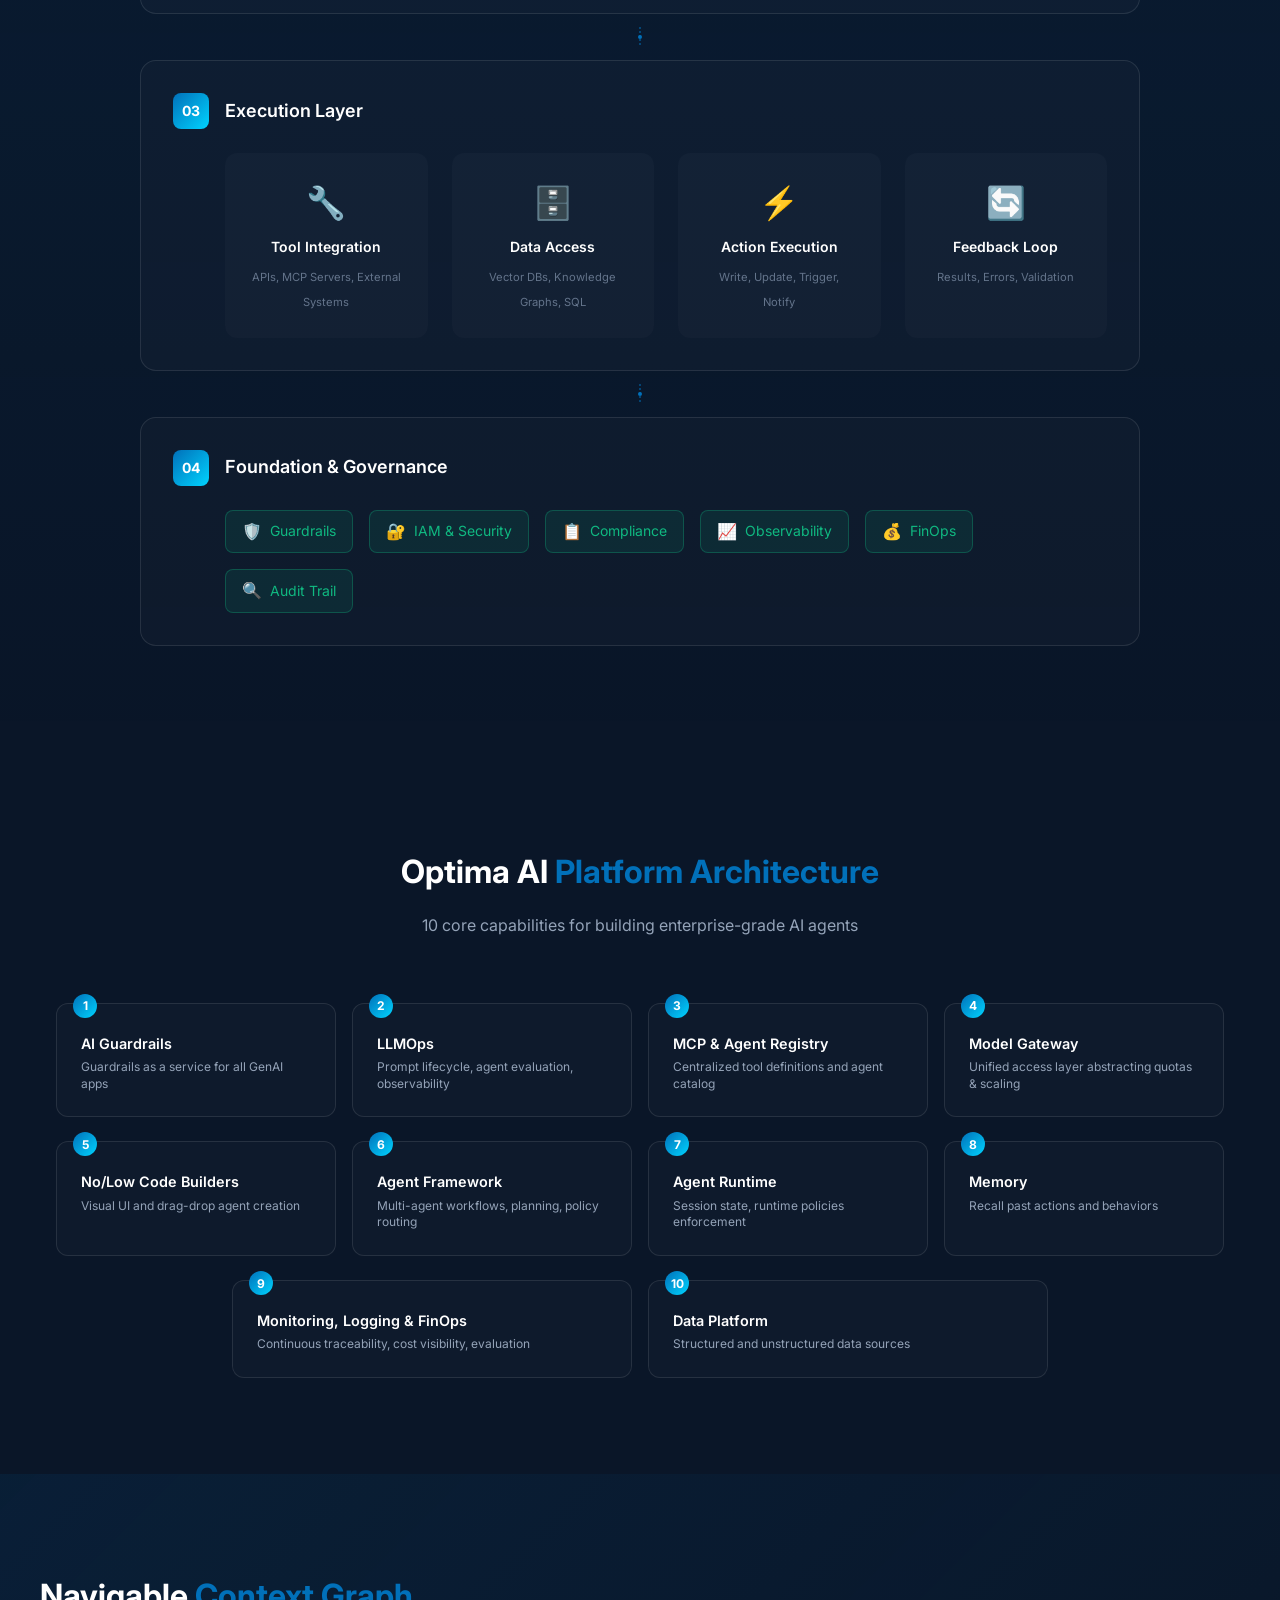
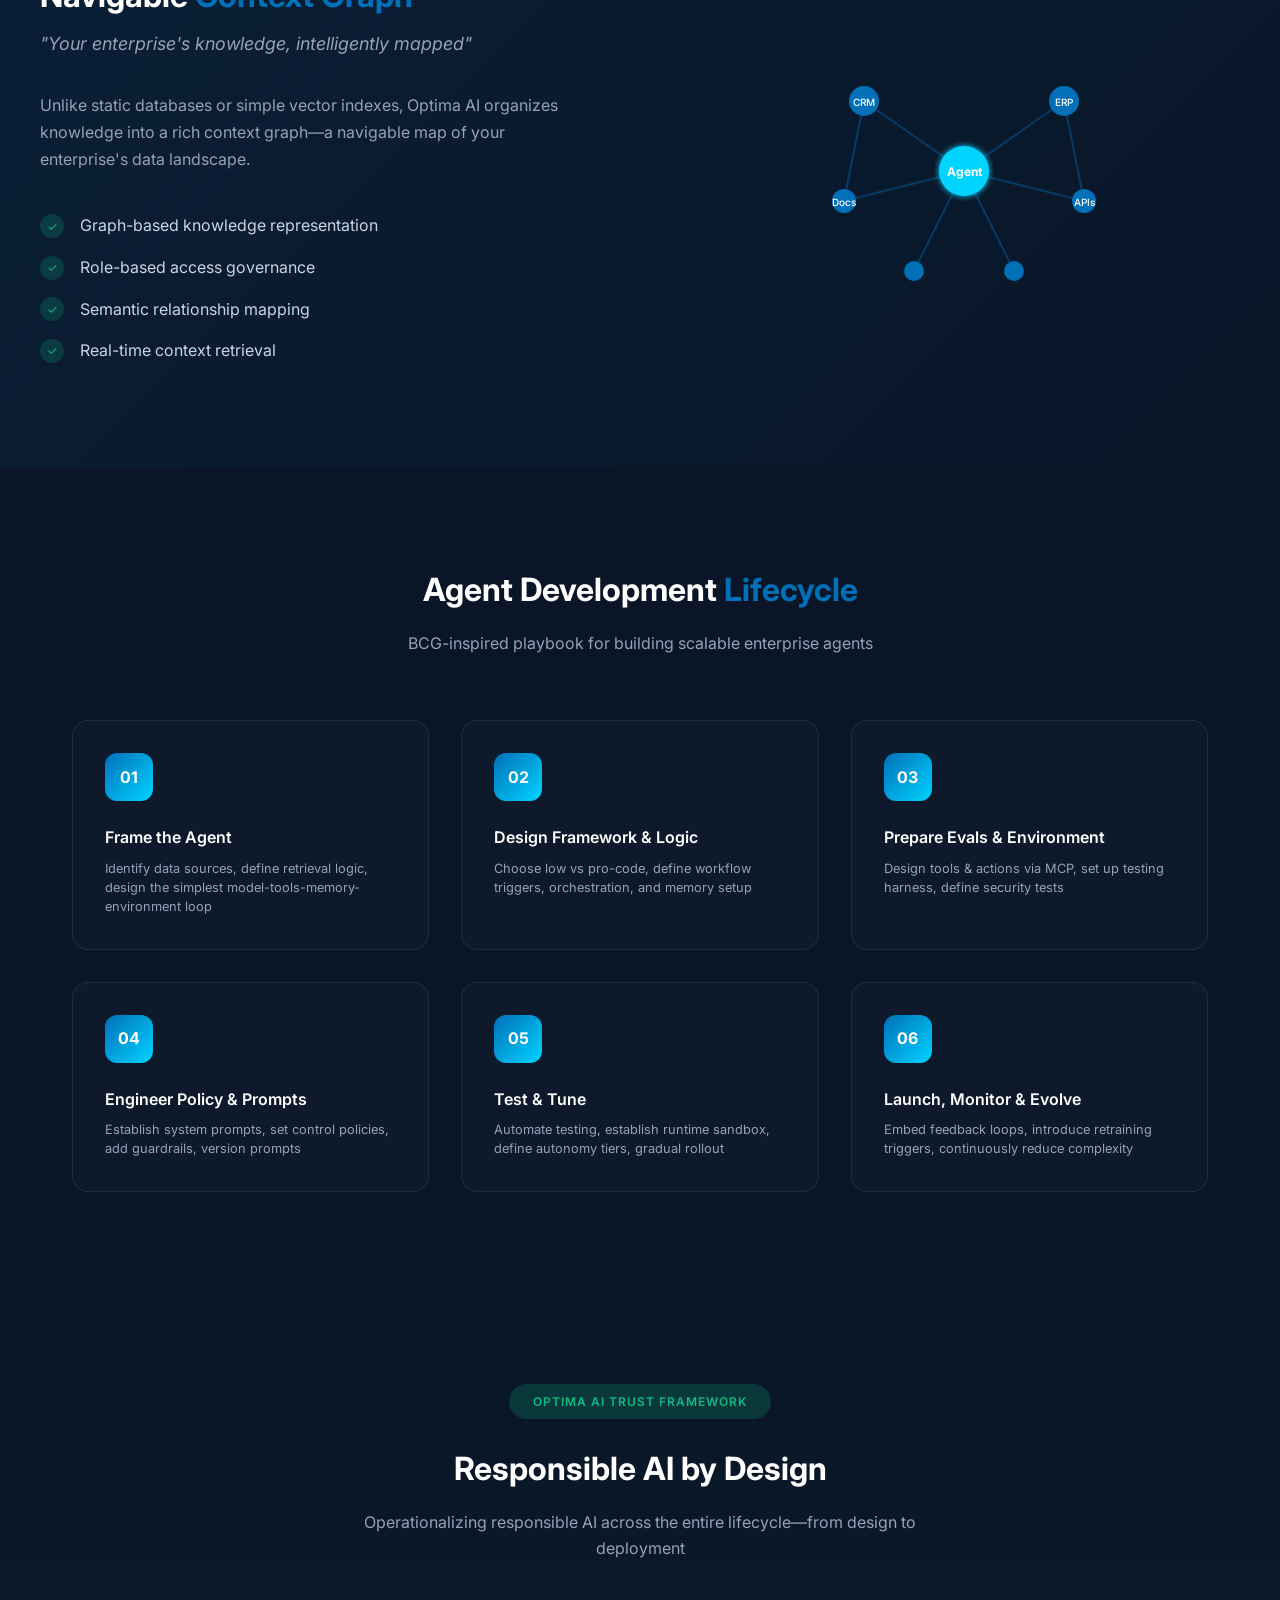
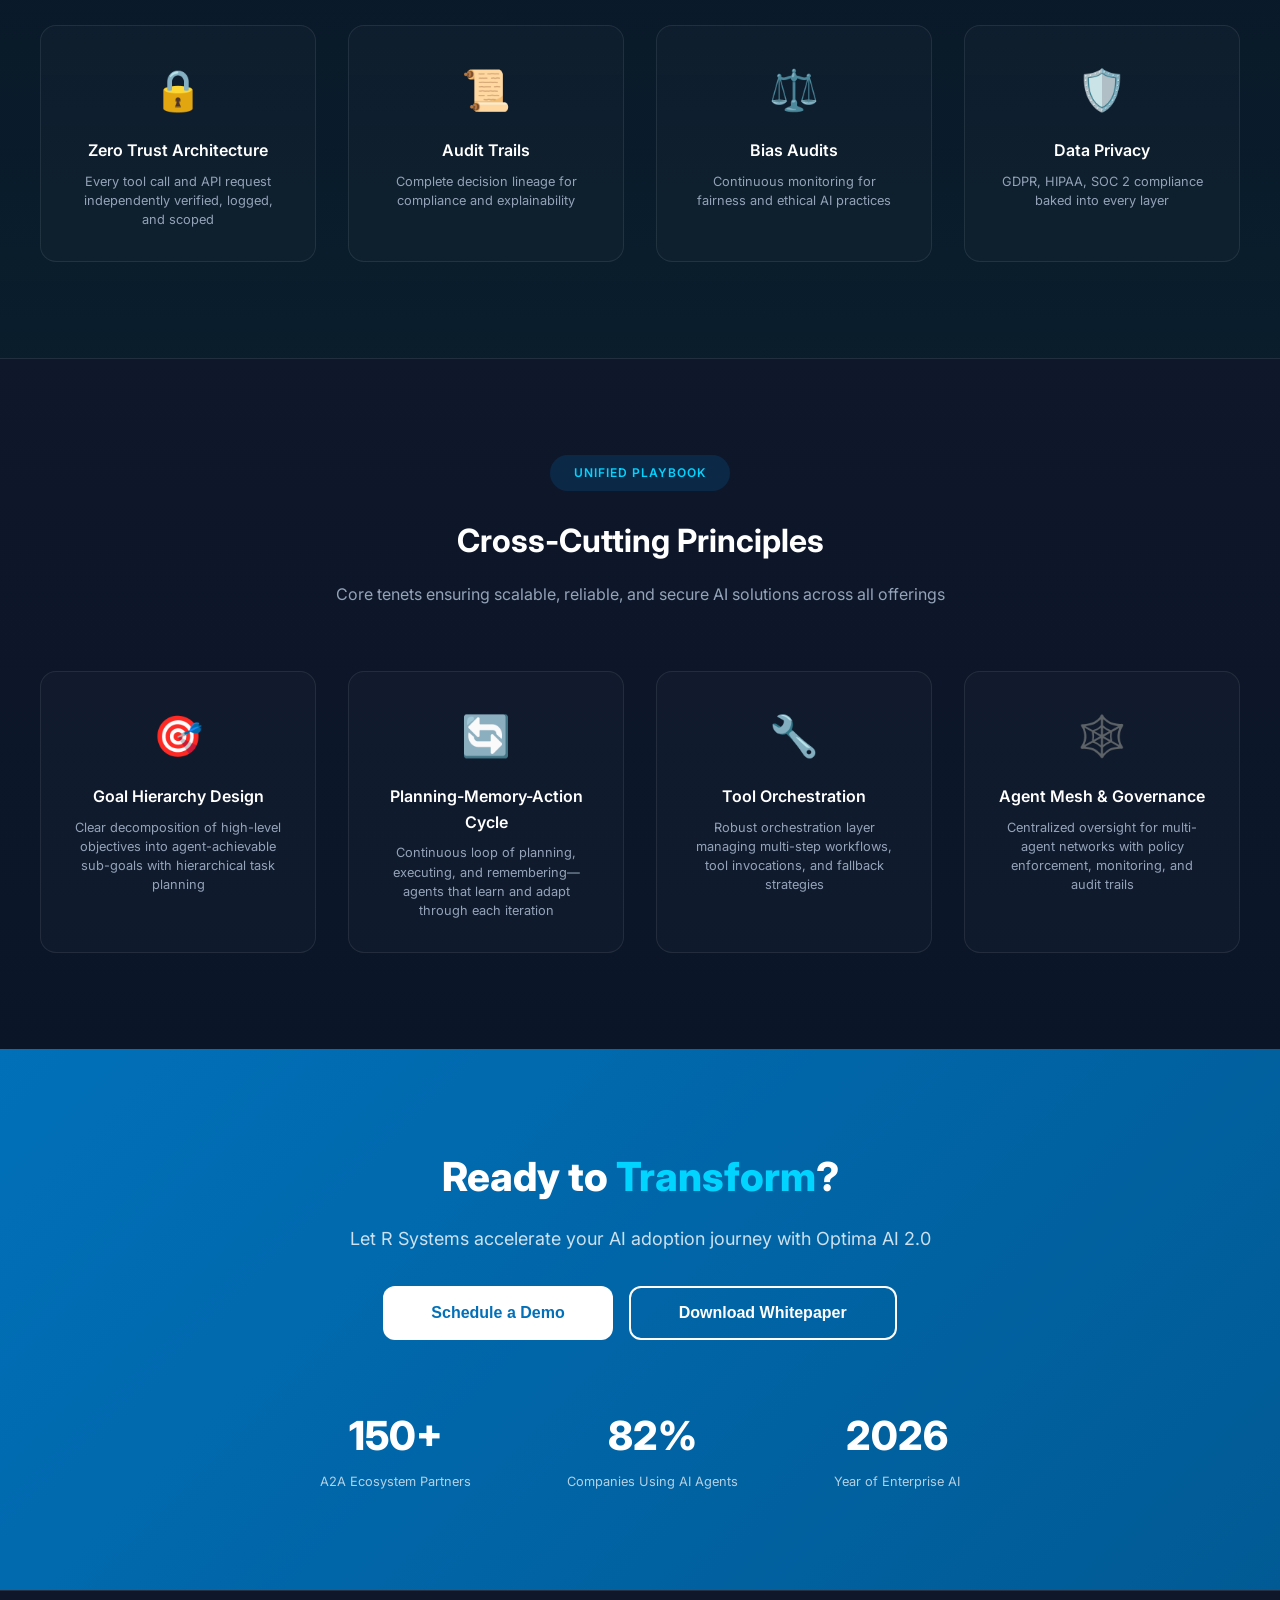
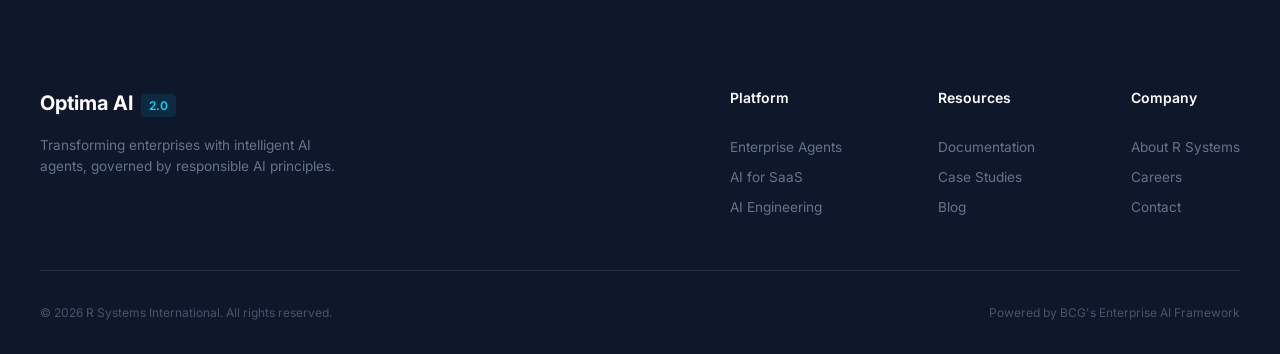
<file: optima-ai-2.0.html>
<!DOCTYPE html>
<html lang="en">
<head>
    <meta charset="UTF-8">
    <meta name="viewport" content="width=device-width, initial-scale=1.0">
    <title>Optima AI 2.0 | R Systems - Enterprise AI Transformation</title>
    <link rel="preconnect" href="https://fonts.googleapis.com">
    <link rel="preconnect" href="https://fonts.gstatic.com" crossorigin>
    <link href="https://fonts.googleapis.com/css2?family=Inter:wght@300;400;500;600;700;800;900&display=swap" rel="stylesheet">
    <link rel="stylesheet" href="styles.css">
</head>
<body>
    <!-- Particle Background -->
    <div class="particle-container" id="particles"></div>

    <!-- Navigation Header -->
    <header class="main-header">
        <div class="header-content">
            <div class="logo-section">
                <div class="logo-icon">
                    <svg viewBox="0 0 40 40" fill="none" xmlns="http://www.w3.org/2000/svg">
                        <circle cx="20" cy="20" r="18" stroke="currentColor" stroke-width="2"/>
                        <path d="M12 20C12 15.5817 15.5817 12 20 12C24.4183 12 28 15.5817 28 20" stroke="currentColor" stroke-width="2" stroke-linecap="round"/>
                        <circle cx="20" cy="20" r="4" fill="currentColor"/>
                        <path d="M20 8V12M20 28V32M8 20H12M28 20H32" stroke="currentColor" stroke-width="2" stroke-linecap="round"/>
                    </svg>
                </div>
                <div class="logo-text">
                    <span class="logo-primary">Optima AI</span>
                    <span class="logo-version">2.0</span>
                    <span class="logo-divider">|</span>
                    <span class="logo-company">R Systems</span>
                </div>
            </div>
            <nav class="main-nav">
                <button class="nav-tab active" data-tab="enterprise">
                    <span class="tab-icon">
                        <svg viewBox="0 0 24 24" fill="none" stroke="currentColor" stroke-width="2">
                            <path d="M12 2L2 7l10 5 10-5-10-5zM2 17l10 5 10-5M2 12l10 5 10-5"/>
                        </svg>
                    </span>
                    <span class="tab-text">Enterprise AI Agents</span>
                </button>
                <button class="nav-tab" data-tab="saas">
                    <span class="tab-icon">
                        <svg viewBox="0 0 24 24" fill="none" stroke="currentColor" stroke-width="2">
                            <rect x="2" y="3" width="20" height="14" rx="2"/>
                            <path d="M8 21h8M12 17v4"/>
                        </svg>
                    </span>
                    <span class="tab-text">AI for SaaS Products</span>
                </button>
                <button class="nav-tab" data-tab="sdlc">
                    <span class="tab-icon">
                        <svg viewBox="0 0 24 24" fill="none" stroke="currentColor" stroke-width="2">
                            <polyline points="16,18 22,12 16,6"/>
                            <polyline points="8,6 2,12 8,18"/>
                        </svg>
                    </span>
                    <span class="tab-text">AI in Engineering</span>
                </button>
            </nav>
            <div class="header-cta">
                <button class="btn-primary">Get Started</button>
            </div>
        </div>
    </header>

    <!-- Hero Section -->
    <section class="hero-section">
        <div class="hero-content">
            <div class="hero-badge">
                <span class="badge-pulse"></span>
                <span>Powered by BCG's Enterprise AI Framework</span>
            </div>
            <h1 class="hero-title">
                <span class="title-line">Transform Your Enterprise with</span>
                <span class="title-highlight">Autonomous AI Agents</span>
            </h1>
            <p class="hero-subtitle">
                Generative AI-Powered Experiences, Fast, at Scale, Governed by Responsible AI
            </p>
            <div class="hero-stats">
                <div class="stat-item">
                    <span class="stat-number" data-count="1445">0</span><span class="stat-suffix">%</span>
                    <span class="stat-label">Growth in Multi-Agent System Adoption</span>
                </div>
                <div class="stat-item">
                    <span class="stat-number" data-count="40">0</span><span class="stat-suffix">%</span>
                    <span class="stat-label">Enterprise Apps with AI Agents by 2026</span>
                </div>
                <div class="stat-item">
                    <span class="stat-number" data-count="97">0</span><span class="stat-suffix">M</span>
                    <span class="stat-label">MCP SDK Monthly Downloads</span>
                </div>
            </div>
        </div>
        <div class="hero-visual">
            <div class="orbit-container">
                <div class="orbit orbit-1">
                    <div class="orbit-dot"></div>
                </div>
                <div class="orbit orbit-2">
                    <div class="orbit-dot"></div>
                </div>
                <div class="orbit orbit-3">
                    <div class="orbit-dot"></div>
                </div>
                <div class="core-element">
                    <svg viewBox="0 0 100 100">
                        <defs>
                            <linearGradient id="coreGradient" x1="0%" y1="0%" x2="100%" y2="100%">
                                <stop offset="0%" style="stop-color:#0170B9"/>
                                <stop offset="100%" style="stop-color:#00D4FF"/>
                            </linearGradient>
                        </defs>
                        <circle cx="50" cy="50" r="45" fill="url(#coreGradient)" opacity="0.2"/>
                        <circle cx="50" cy="50" r="35" fill="url(#coreGradient)" opacity="0.4"/>
                        <circle cx="50" cy="50" r="25" fill="url(#coreGradient)" opacity="0.6"/>
                        <circle cx="50" cy="50" r="15" fill="url(#coreGradient)"/>
                    </svg>
                </div>
            </div>
        </div>
    </section>

    <!-- Value Proposition Banner -->
    <section class="value-banner">
        <div class="value-grid">
            <div class="value-card">
                <div class="value-icon future-ready"></div>
                <h3>Future-Ready</h3>
                <p>No LLM or Cloud Vendor Lock-In</p>
            </div>
            <div class="value-card">
                <div class="value-icon faster-gtm"></div>
                <h3>Faster GTM</h3>
                <p>Pre-Built Accelerators</p>
            </div>
            <div class="value-card">
                <div class="value-icon platform"></div>
                <h3>Platform</h3>
                <p>Accelerated GenAI Adoption with Low Cost</p>
            </div>
        </div>
    </section>

    <!-- Tab Content Container -->
    <main class="main-content">

        <!-- ======================= -->
        <!-- ENTERPRISE AI AGENTS TAB -->
        <!-- ======================= -->
        <section class="tab-content active" id="enterprise-content">

            <!-- Section Hero -->
            <div class="section-hero enterprise-hero">
                <div class="section-hero-content">
                    <span class="section-tag">Enterprise AI Agents</span>
                    <h2>Intelligent Agents That <span class="highlight">Think, Act & Learn</span></h2>
                    <p>Build autonomous AI agents that reason, use tools, and operate safely in enterprise environments. Not just chatbots—intelligent digital workers that transform complex workflows.</p>
                </div>
                <div class="section-hero-visual">
                    <div class="agent-network">
                        <div class="network-node central">
                            <span>Orchestrator</span>
                        </div>
                        <div class="network-node node-1">Healthcare</div>
                        <div class="network-node node-2">Finance</div>
                        <div class="network-node node-3">Legal</div>
                        <div class="network-node node-4">Insurance</div>
                        <svg class="network-lines" viewBox="0 0 400 300">
                            <line x1="200" y1="150" x2="80" y2="60" class="network-line"/>
                            <line x1="200" y1="150" x2="320" y2="60" class="network-line"/>
                            <line x1="200" y1="150" x2="80" y2="240" class="network-line"/>
                            <line x1="200" y1="150" x2="320" y2="240" class="network-line"/>
                        </svg>
                    </div>
                </div>
            </div>

            <!-- Optima AI Accelerators Grid -->
            <div class="accelerators-section">
                <div class="section-header">
                    <h3>Optima AI <span class="accent">Accelerators</span></h3>
                    <p>Pre-built components and domain-specific models for rapid enterprise deployment</p>
                </div>
                <div class="accelerators-grid">
                    <div class="accelerator-card" data-aos="fade-up">
                        <div class="accelerator-icon healthcare">
                            <svg viewBox="0 0 48 48" fill="none" stroke="currentColor" stroke-width="2">
                                <path d="M24 4v40M4 24h40"/>
                                <rect x="8" y="8" width="32" height="32" rx="4"/>
                            </svg>
                        </div>
                        <h4>Healthcare AI</h4>
                        <p>Clinical data analysis, patient journey optimization, medical document processing</p>
                        <ul class="accelerator-features">
                            <li>HIPAA Compliant</li>
                            <li>HL7/FHIR Integration</li>
                            <li>Clinical NLP Models</li>
                        </ul>
                    </div>
                    <div class="accelerator-card" data-aos="fade-up" data-aos-delay="100">
                        <div class="accelerator-icon finance">
                            <svg viewBox="0 0 48 48" fill="none" stroke="currentColor" stroke-width="2">
                                <path d="M4 40L16 28L24 36L44 16"/>
                                <path d="M32 16H44V28"/>
                            </svg>
                        </div>
                        <h4>Financial Services</h4>
                        <p>Advisory automation, compliance monitoring, risk assessment agents</p>
                        <ul class="accelerator-features">
                            <li>SOC 2 Certified</li>
                            <li>Real-time Analytics</li>
                            <li>Regulatory Compliance</li>
                        </ul>
                    </div>
                    <div class="accelerator-card" data-aos="fade-up" data-aos-delay="200">
                        <div class="accelerator-icon legal">
                            <svg viewBox="0 0 48 48" fill="none" stroke="currentColor" stroke-width="2">
                                <path d="M8 8h32v36H8z"/>
                                <path d="M14 16h20M14 24h20M14 32h12"/>
                            </svg>
                        </div>
                        <h4>Legal & Contract</h4>
                        <p>Contract analysis, clause extraction, legal document automation</p>
                        <ul class="accelerator-features">
                            <li>Multi-language Support</li>
                            <li>Clause Libraries</li>
                            <li>Risk Scoring</li>
                        </ul>
                    </div>
                    <div class="accelerator-card" data-aos="fade-up" data-aos-delay="300">
                        <div class="accelerator-icon insurance">
                            <svg viewBox="0 0 48 48" fill="none" stroke="currentColor" stroke-width="2">
                                <path d="M24 4L4 12v12c0 11 8.8 17.2 20 22 11.2-4.8 20-11 20-22V12L24 4z"/>
                                <path d="M16 24l6 6 10-10"/>
                            </svg>
                        </div>
                        <h4>Insurance</h4>
                        <p>Claims processing, underwriting automation, fraud detection agents</p>
                        <ul class="accelerator-features">
                            <li>OCR Integration</li>
                            <li>Policy Parsing</li>
                            <li>Fraud Detection ML</li>
                        </ul>
                    </div>
                </div>
            </div>

            <!-- Layered Architecture Diagram -->
            <div class="architecture-section">
                <div class="section-header">
                    <h3>Enterprise Agent <span class="accent">Architecture</span></h3>
                    <p>Multi-layered stack powering intelligent, safe, and governed AI agents</p>
                </div>

                <div class="architecture-diagram">
                    <div class="arch-layer experience-layer">
                        <div class="layer-label">
                            <span class="layer-number">01</span>
                            <span class="layer-name">Experience Layer</span>
                        </div>
                        <div class="layer-content">
                            <div class="layer-items">
                                <div class="layer-item">
                                    <span class="item-icon">💬</span>
                                    <span>Conversational UI</span>
                                </div>
                                <div class="layer-item">
                                    <span class="item-icon">📊</span>
                                    <span>Dashboards</span>
                                </div>
                                <div class="layer-item">
                                    <span class="item-icon">🔗</span>
                                    <span>API Endpoints</span>
                                </div>
                                <div class="layer-item">
                                    <span class="item-icon">🎯</span>
                                    <span>Triggers & Events</span>
                                </div>
                            </div>
                        </div>
                    </div>

                    <div class="arch-connector">
                        <svg viewBox="0 0 100 40">
                            <path d="M50 0 L50 40" stroke="#0170B9" stroke-width="2" stroke-dasharray="4"/>
                            <circle cx="50" cy="20" r="4" fill="#0170B9"/>
                        </svg>
                    </div>

                    <div class="arch-layer control-layer">
                        <div class="layer-label">
                            <span class="layer-number">02</span>
                            <span class="layer-name">Control Layer - Agent Brain</span>
                        </div>
                        <div class="layer-content">
                            <div class="control-grid">
                                <div class="control-module planning">
                                    <h5>Planning Engine</h5>
                                    <ul>
                                        <li>Goal Decomposition</li>
                                        <li>Task Prioritization</li>
                                        <li>Strategy Selection</li>
                                    </ul>
                                </div>
                                <div class="control-module reasoning">
                                    <h5>Reasoning Core</h5>
                                    <ul>
                                        <li>Chain-of-Thought</li>
                                        <li>Multi-step Logic</li>
                                        <li>Context Analysis</li>
                                    </ul>
                                </div>
                                <div class="control-module memory">
                                    <h5>Memory System</h5>
                                    <ul>
                                        <li>Short-term Memory</li>
                                        <li>Long-term Storage</li>
                                        <li>Episodic Recall</li>
                                    </ul>
                                </div>
                                <div class="control-module orchestration">
                                    <h5>Orchestration</h5>
                                    <ul>
                                        <li>Multi-Agent Coord</li>
                                        <li>Workflow Routing</li>
                                        <li>State Management</li>
                                    </ul>
                                </div>
                            </div>
                        </div>
                    </div>

                    <div class="arch-connector">
                        <svg viewBox="0 0 100 40">
                            <path d="M50 0 L50 40" stroke="#0170B9" stroke-width="2" stroke-dasharray="4"/>
                            <circle cx="50" cy="20" r="4" fill="#0170B9"/>
                        </svg>
                    </div>

                    <div class="arch-layer execution-layer">
                        <div class="layer-label">
                            <span class="layer-number">03</span>
                            <span class="layer-name">Execution Layer</span>
                        </div>
                        <div class="layer-content">
                            <div class="execution-grid">
                                <div class="exec-module">
                                    <div class="exec-icon">🔧</div>
                                    <span>Tool Integration</span>
                                    <small>APIs, MCP Servers, External Systems</small>
                                </div>
                                <div class="exec-module">
                                    <div class="exec-icon">🗄️</div>
                                    <span>Data Access</span>
                                    <small>Vector DBs, Knowledge Graphs, SQL</small>
                                </div>
                                <div class="exec-module">
                                    <div class="exec-icon">⚡</div>
                                    <span>Action Execution</span>
                                    <small>Write, Update, Trigger, Notify</small>
                                </div>
                                <div class="exec-module">
                                    <div class="exec-icon">🔄</div>
                                    <span>Feedback Loop</span>
                                    <small>Results, Errors, Validation</small>
                                </div>
                            </div>
                        </div>
                    </div>

                    <div class="arch-connector">
                        <svg viewBox="0 0 100 40">
                            <path d="M50 0 L50 40" stroke="#0170B9" stroke-width="2" stroke-dasharray="4"/>
                            <circle cx="50" cy="20" r="4" fill="#0170B9"/>
                        </svg>
                    </div>

                    <div class="arch-layer foundation-layer">
                        <div class="layer-label">
                            <span class="layer-number">04</span>
                            <span class="layer-name">Foundation & Governance</span>
                        </div>
                        <div class="layer-content">
                            <div class="foundation-grid">
                                <div class="foundation-item">
                                    <span class="foundation-icon">🛡️</span>
                                    <span>Guardrails</span>
                                </div>
                                <div class="foundation-item">
                                    <span class="foundation-icon">🔐</span>
                                    <span>IAM & Security</span>
                                </div>
                                <div class="foundation-item">
                                    <span class="foundation-icon">📋</span>
                                    <span>Compliance</span>
                                </div>
                                <div class="foundation-item">
                                    <span class="foundation-icon">📈</span>
                                    <span>Observability</span>
                                </div>
                                <div class="foundation-item">
                                    <span class="foundation-icon">💰</span>
                                    <span>FinOps</span>
                                </div>
                                <div class="foundation-item">
                                    <span class="foundation-icon">🔍</span>
                                    <span>Audit Trail</span>
                                </div>
                            </div>
                        </div>
                    </div>
                </div>
            </div>

            <!-- Agent Platform Architecture (BCG Inspired) -->
            <div class="platform-architecture-section">
                <div class="section-header">
                    <h3>Optima AI <span class="accent">Platform Architecture</span></h3>
                    <p>10 core capabilities for building enterprise-grade AI agents</p>
                </div>

                <div class="platform-diagram">
                    <div class="platform-row top-row">
                        <div class="platform-component guardrails">
                            <span class="component-number">1</span>
                            <h5>AI Guardrails</h5>
                            <p>Guardrails as a service for all GenAI apps</p>
                        </div>
                        <div class="platform-component llmops">
                            <span class="component-number">2</span>
                            <h5>LLMOps</h5>
                            <p>Prompt lifecycle, agent evaluation, observability</p>
                        </div>
                        <div class="platform-component registry">
                            <span class="component-number">3</span>
                            <h5>MCP & Agent Registry</h5>
                            <p>Centralized tool definitions and agent catalog</p>
                        </div>
                        <div class="platform-component gateway">
                            <span class="component-number">4</span>
                            <h5>Model Gateway</h5>
                            <p>Unified access layer abstracting quotas & scaling</p>
                        </div>
                    </div>

                    <div class="platform-row middle-row">
                        <div class="platform-component builder">
                            <span class="component-number">5</span>
                            <h5>No/Low Code Builders</h5>
                            <p>Visual UI and drag-drop agent creation</p>
                        </div>
                        <div class="platform-component framework">
                            <span class="component-number">6</span>
                            <h5>Agent Framework</h5>
                            <p>Multi-agent workflows, planning, policy routing</p>
                        </div>
                        <div class="platform-component runtime">
                            <span class="component-number">7</span>
                            <h5>Agent Runtime</h5>
                            <p>Session state, runtime policies enforcement</p>
                        </div>
                        <div class="platform-component memory">
                            <span class="component-number">8</span>
                            <h5>Memory</h5>
                            <p>Recall past actions and behaviors</p>
                        </div>
                    </div>

                    <div class="platform-row bottom-row">
                        <div class="platform-component monitoring">
                            <span class="component-number">9</span>
                            <h5>Monitoring, Logging & FinOps</h5>
                            <p>Continuous traceability, cost visibility, evaluation</p>
                        </div>
                        <div class="platform-component data">
                            <span class="component-number">10</span>
                            <h5>Data Platform</h5>
                            <p>Structured and unstructured data sources</p>
                        </div>
                    </div>
                </div>
            </div>

            <!-- Context Graph Section -->
            <div class="context-graph-section">
                <div class="context-content">
                    <div class="context-text">
                        <h3>Navigable <span class="accent">Context Graph</span></h3>
                        <p class="context-tagline">"Your enterprise's knowledge, intelligently mapped"</p>
                        <p>Unlike static databases or simple vector indexes, Optima AI organizes knowledge into a rich context graph—a navigable map of your enterprise's data landscape.</p>
                        <ul class="context-features">
                            <li>
                                <span class="feature-check">✓</span>
                                <span>Graph-based knowledge representation</span>
                            </li>
                            <li>
                                <span class="feature-check">✓</span>
                                <span>Role-based access governance</span>
                            </li>
                            <li>
                                <span class="feature-check">✓</span>
                                <span>Semantic relationship mapping</span>
                            </li>
                            <li>
                                <span class="feature-check">✓</span>
                                <span>Real-time context retrieval</span>
                            </li>
                        </ul>
                    </div>
                    <div class="context-visual">
                        <div class="graph-container">
                            <svg class="context-graph-svg" viewBox="0 0 400 300">
                                <!-- Graph nodes and connections -->
                                <defs>
                                    <filter id="glow">
                                        <feGaussianBlur stdDeviation="3" result="coloredBlur"/>
                                        <feMerge>
                                            <feMergeNode in="coloredBlur"/>
                                            <feMergeNode in="SourceGraphic"/>
                                        </feMerge>
                                    </filter>
                                </defs>

                                <!-- Connections -->
                                <line x1="200" y1="150" x2="100" y2="80" class="graph-edge"/>
                                <line x1="200" y1="150" x2="300" y2="80" class="graph-edge"/>
                                <line x1="200" y1="150" x2="80" y2="180" class="graph-edge"/>
                                <line x1="200" y1="150" x2="320" y2="180" class="graph-edge"/>
                                <line x1="200" y1="150" x2="150" y2="250" class="graph-edge"/>
                                <line x1="200" y1="150" x2="250" y2="250" class="graph-edge"/>
                                <line x1="100" y1="80" x2="80" y2="180" class="graph-edge"/>
                                <line x1="300" y1="80" x2="320" y2="180" class="graph-edge"/>

                                <!-- Nodes -->
                                <circle cx="200" cy="150" r="25" class="graph-node central" filter="url(#glow)"/>
                                <circle cx="100" cy="80" r="15" class="graph-node"/>
                                <circle cx="300" cy="80" r="15" class="graph-node"/>
                                <circle cx="80" cy="180" r="12" class="graph-node"/>
                                <circle cx="320" cy="180" r="12" class="graph-node"/>
                                <circle cx="150" cy="250" r="10" class="graph-node"/>
                                <circle cx="250" cy="250" r="10" class="graph-node"/>

                                <!-- Labels -->
                                <text x="200" y="155" class="graph-label central">Agent</text>
                                <text x="100" y="85" class="graph-label">CRM</text>
                                <text x="300" y="85" class="graph-label">ERP</text>
                                <text x="80" y="185" class="graph-label">Docs</text>
                                <text x="320" y="185" class="graph-label">APIs</text>
                            </svg>
                        </div>
                    </div>
                </div>
            </div>

            <!-- Development Lifecycle -->
            <div class="lifecycle-section">
                <div class="section-header">
                    <h3>Agent Development <span class="accent">Lifecycle</span></h3>
                    <p>BCG-inspired playbook for building scalable enterprise agents</p>
                </div>
                <div class="lifecycle-timeline">
                    <div class="lifecycle-step" data-step="1">
                        <div class="step-marker">
                            <span>01</span>
                        </div>
                        <div class="step-content">
                            <h4>Frame the Agent</h4>
                            <p>Identify data sources, define retrieval logic, design the simplest model-tools-memory-environment loop</p>
                        </div>
                    </div>
                    <div class="lifecycle-step" data-step="2">
                        <div class="step-marker">
                            <span>02</span>
                        </div>
                        <div class="step-content">
                            <h4>Design Framework & Logic</h4>
                            <p>Choose low vs pro-code, define workflow triggers, orchestration, and memory setup</p>
                        </div>
                    </div>
                    <div class="lifecycle-step" data-step="3">
                        <div class="step-marker">
                            <span>03</span>
                        </div>
                        <div class="step-content">
                            <h4>Prepare Evals & Environment</h4>
                            <p>Design tools & actions via MCP, set up testing harness, define security tests</p>
                        </div>
                    </div>
                    <div class="lifecycle-step" data-step="4">
                        <div class="step-marker">
                            <span>04</span>
                        </div>
                        <div class="step-content">
                            <h4>Engineer Policy & Prompts</h4>
                            <p>Establish system prompts, set control policies, add guardrails, version prompts</p>
                        </div>
                    </div>
                    <div class="lifecycle-step" data-step="5">
                        <div class="step-marker">
                            <span>05</span>
                        </div>
                        <div class="step-content">
                            <h4>Test & Tune</h4>
                            <p>Automate testing, establish runtime sandbox, define autonomy tiers, gradual rollout</p>
                        </div>
                    </div>
                    <div class="lifecycle-step" data-step="6">
                        <div class="step-marker">
                            <span>06</span>
                        </div>
                        <div class="step-content">
                            <h4>Launch, Monitor & Evolve</h4>
                            <p>Embed feedback loops, introduce retraining triggers, continuously reduce complexity</p>
                        </div>
                    </div>
                </div>
            </div>

            <!-- Governance Framework -->
            <div class="governance-section">
                <div class="governance-content">
                    <div class="governance-header">
                        <span class="governance-badge">Optima AI Trust Framework</span>
                        <h3>Responsible AI by Design</h3>
                        <p>Operationalizing responsible AI across the entire lifecycle—from design to deployment</p>
                    </div>
                    <div class="governance-grid">
                        <div class="governance-card">
                            <div class="gov-icon">🔒</div>
                            <h4>Zero Trust Architecture</h4>
                            <p>Every tool call and API request independently verified, logged, and scoped</p>
                        </div>
                        <div class="governance-card">
                            <div class="gov-icon">📜</div>
                            <h4>Audit Trails</h4>
                            <p>Complete decision lineage for compliance and explainability</p>
                        </div>
                        <div class="governance-card">
                            <div class="gov-icon">⚖️</div>
                            <h4>Bias Audits</h4>
                            <p>Continuous monitoring for fairness and ethical AI practices</p>
                        </div>
                        <div class="governance-card">
                            <div class="gov-icon">🛡️</div>
                            <h4>Data Privacy</h4>
                            <p>GDPR, HIPAA, SOC 2 compliance baked into every layer</p>
                        </div>
                    </div>
                </div>
            </div>
        </section>

        <!-- ======================= -->
        <!-- AI FOR SAAS PRODUCTS TAB -->
        <!-- ======================= -->
        <section class="tab-content" id="saas-content">

            <!-- Section Hero -->
            <div class="section-hero saas-hero">
                <div class="section-hero-content">
                    <span class="section-tag">AI for SaaS Products</span>
                    <h2>Transform Your SaaS into an <span class="highlight">AI-Native Platform</span></h2>
                    <p>Go beyond bolting on chatbots. Rethink your product's features and backend with AI at the core—delivering next-gen user experiences that set you apart.</p>
                </div>
            </div>

            <!-- SaaS Capabilities Grid -->
            <div class="saas-capabilities-section">
                <div class="section-header">
                    <h3>SaaS AI <span class="accent">Capabilities</span></h3>
                    <p>End-to-end solutions for embedding AI deeply into your SaaS products</p>
                </div>

                <div class="capabilities-showcase">
                    <div class="capability-card featured">
                        <div class="capability-icon">
                            <svg viewBox="0 0 64 64" fill="none" stroke="currentColor" stroke-width="2">
                                <rect x="8" y="8" width="48" height="48" rx="8"/>
                                <path d="M20 32h24M32 20v24"/>
                                <circle cx="32" cy="32" r="8"/>
                            </svg>
                        </div>
                        <div class="capability-content">
                            <h4>Agent Communication Servers</h4>
                            <span class="capability-badge">A2A & MCP</span>
                            <p>Build the backbone for multi-agent orchestration in your SaaS. Implement Google's A2A protocol and Anthropic's MCP for structured context interchange between AI components.</p>
                            <ul class="capability-features">
                                <li>Agent-to-Agent communication</li>
                                <li>Secure context sharing</li>
                                <li>Cross-platform interoperability</li>
                                <li>Future-proof architecture</li>
                            </ul>
                        </div>
                    </div>

                    <div class="capability-card">
                        <div class="capability-icon">
                            <svg viewBox="0 0 64 64" fill="none" stroke="currentColor" stroke-width="2">
                                <rect x="4" y="12" width="56" height="40" rx="4"/>
                                <path d="M4 24h56"/>
                                <circle cx="12" cy="18" r="2" fill="currentColor"/>
                                <circle cx="20" cy="18" r="2" fill="currentColor"/>
                            </svg>
                        </div>
                        <div class="capability-content">
                            <h4>AI-Native UIs</h4>
                            <p>Redesign interfaces with conversational components, AI-generated insights, and smart automation buttons</p>
                        </div>
                    </div>

                    <div class="capability-card">
                        <div class="capability-icon">
                            <svg viewBox="0 0 64 64" fill="none" stroke="currentColor" stroke-width="2">
                                <path d="M32 8v48M8 32h48"/>
                                <circle cx="32" cy="32" r="20"/>
                                <path d="M32 12a20 20 0 0 1 0 40"/>
                            </svg>
                        </div>
                        <div class="capability-content">
                            <h4>Evaluation & Observability</h4>
                            <p>Built-in eval framework and observability dashboard for monitoring AI behavior in production</p>
                        </div>
                    </div>

                    <div class="capability-card">
                        <div class="capability-icon">
                            <svg viewBox="0 0 64 64" fill="none" stroke="currentColor" stroke-width="2">
                                <path d="M32 8l-20 12v24l20 12 20-12V20L32 8z"/>
                                <path d="M32 32v24M12 20l20 12 20-12"/>
                            </svg>
                        </div>
                        <div class="capability-content">
                            <h4>SaaS-Native Copilots</h4>
                            <p>Domain-specific AI assistants fine-tuned for your application's context and workflows</p>
                        </div>
                    </div>

                    <div class="capability-card">
                        <div class="capability-icon">
                            <svg viewBox="0 0 64 64" fill="none" stroke="currentColor" stroke-width="2">
                                <ellipse cx="32" cy="16" rx="24" ry="8"/>
                                <path d="M8 16v32c0 4.4 10.7 8 24 8s24-3.6 24-8V16"/>
                                <path d="M8 32c0 4.4 10.7 8 24 8s24-3.6 24-8"/>
                            </svg>
                        </div>
                        <div class="capability-content">
                            <h4>Backend AI Knowledge Layers</h4>
                            <p>Vector databases, domain ontologies, and knowledge graphs powering semantic search</p>
                        </div>
                    </div>
                </div>
            </div>

            <!-- Cloud Platform Support -->
            <div class="cloud-platforms-section">
                <div class="section-header">
                    <h3>Cloud-Native <span class="accent">Agent Stacks</span></h3>
                    <p>Leverage your preferred cloud provider's AI capabilities</p>
                </div>
                <div class="cloud-grid">
                    <div class="cloud-card aws">
                        <div class="cloud-logo">
                            <svg viewBox="0 0 80 48" fill="currentColor">
                                <path d="M24.5 30.5c0 .8.1 1.4.2 1.8.2.4.4.9.7 1.4.1.2.1.3.1.4 0 .2-.1.3-.3.5l-1 .7c-.1.1-.3.1-.4.1-.2 0-.3-.1-.5-.2-.3-.3-.5-.6-.7-.9-.2-.3-.4-.7-.6-1.1-1.5 1.8-3.4 2.7-5.7 2.7-1.6 0-2.9-.5-3.9-1.4s-1.4-2.2-1.4-3.7c0-1.6.6-3 1.8-3.9 1.2-1 2.8-1.5 4.8-1.5.7 0 1.4 0 2.1.1.7.1 1.5.2 2.3.4v-1.4c0-1.5-.3-2.5-.9-3.1-.6-.6-1.7-.9-3.2-.9-.7 0-1.4.1-2.1.3-.7.2-1.4.4-2.1.7-.3.1-.5.2-.6.3-.1 0-.2.1-.3.1-.2 0-.3-.2-.3-.5v-.8c0-.3 0-.5.1-.6.1-.1.2-.3.5-.4.7-.4 1.5-.7 2.4-.9.9-.3 1.9-.4 3-.4 2.3 0 3.9.5 5 1.5 1 1 1.6 2.6 1.6 4.6v6.1zm-7.9 3c.7 0 1.4-.1 2.1-.4.7-.3 1.4-.7 1.9-1.3.3-.4.6-.8.7-1.3.1-.5.2-1.1.2-1.8v-.9c-.6-.1-1.2-.2-1.8-.3-.6-.1-1.3-.1-1.9-.1-1.3 0-2.3.3-3 .8-.7.5-1 1.3-1 2.3 0 .9.2 1.6.7 2.1.5.6 1.2.9 2.1.9z"/>
                            </svg>
                            <span>AWS Bedrock AgentCore</span>
                        </div>
                        <ul class="cloud-features">
                            <li>Managed agent runtime</li>
                            <li>8-hour execution windows</li>
                            <li>MCP-native gateway</li>
                            <li>Built-in identity & policy</li>
                        </ul>
                    </div>
                    <div class="cloud-card azure">
                        <div class="cloud-logo">
                            <svg viewBox="0 0 80 48" fill="currentColor">
                                <path d="M32 8L16 40h12l4-8h16l4 8h12L48 8H32zm8 4l6 12H34l6-12z"/>
                            </svg>
                            <span>Microsoft Foundry</span>
                        </div>
                        <ul class="cloud-features">
                            <li>11,000+ models catalog</li>
                            <li>Multi-agent framework</li>
                            <li>Entra ID integration</li>
                            <li>One-click Teams deploy</li>
                        </ul>
                    </div>
                    <div class="cloud-card gcp">
                        <div class="cloud-logo">
                            <svg viewBox="0 0 80 48" fill="currentColor">
                                <circle cx="40" cy="24" r="16"/>
                                <path d="M40 8v32M24 24h32" stroke="white" stroke-width="4"/>
                            </svg>
                            <span>Google Vertex AI</span>
                        </div>
                        <ul class="cloud-features">
                            <li>Agent Development Kit</li>
                            <li>Memory Bank feature</li>
                            <li>Threat detection</li>
                            <li>HIPAA compliant</li>
                        </ul>
                    </div>
                </div>
            </div>

            <!-- SaaS Transformation Journey -->
            <div class="transformation-section">
                <div class="section-header">
                    <h3>SaaS to AI-Native <span class="accent">Transformation</span></h3>
                </div>
                <div class="transformation-visual">
                    <div class="transform-stage before">
                        <h4>Traditional SaaS</h4>
                        <div class="stage-items">
                            <div class="stage-item">Form-based UI</div>
                            <div class="stage-item">Manual workflows</div>
                            <div class="stage-item">Static dashboards</div>
                            <div class="stage-item">Rule-based logic</div>
                        </div>
                    </div>
                    <div class="transform-arrow">
                        <svg viewBox="0 0 100 50">
                            <defs>
                                <linearGradient id="arrowGrad" x1="0%" y1="0%" x2="100%" y2="0%">
                                    <stop offset="0%" style="stop-color:#0170B9"/>
                                    <stop offset="100%" style="stop-color:#00D4FF"/>
                                </linearGradient>
                            </defs>
                            <path d="M10 25 H70 L60 15 M70 25 L60 35" stroke="url(#arrowGrad)" stroke-width="3" fill="none"/>
                        </svg>
                        <span>Optima AI 2.0</span>
                    </div>
                    <div class="transform-stage after">
                        <h4>AI-Native Platform</h4>
                        <div class="stage-items">
                            <div class="stage-item highlight">Conversational UI</div>
                            <div class="stage-item highlight">Autonomous agents</div>
                            <div class="stage-item highlight">Predictive insights</div>
                            <div class="stage-item highlight">Adaptive intelligence</div>
                        </div>
                    </div>
                </div>
            </div>
        </section>

        <!-- ======================= -->
        <!-- AI IN ENGINEERING TAB -->
        <!-- ======================= -->
        <section class="tab-content" id="sdlc-content">

            <!-- Section Hero -->
            <div class="section-hero sdlc-hero">
                <div class="section-hero-content">
                    <span class="section-tag">AI in Engineering (SDLC)</span>
                    <h2>The <span class="highlight">AI-First Delivery</span> Revolution</h2>
                    <p>Small agile teams where each developer is supported by AI copilots and agents—coding, testing, documenting, and monitoring alongside them. The future of software engineering is here.</p>
                </div>
            </div>

            <!-- SDLC Phase Coverage -->
            <div class="sdlc-phases-section">
                <div class="section-header">
                    <h3>AI Across the <span class="accent">SDLC</span></h3>
                    <p>Intelligent automation at every phase of software development</p>
                </div>

                <div class="sdlc-diagram">
                    <div class="sdlc-phase" data-phase="requirements">
                        <div class="phase-icon">📋</div>
                        <h4>Requirements</h4>
                        <ul>
                            <li>AI-powered analysis</li>
                            <li>User story generation</li>
                            <li>Architecture proposals</li>
                        </ul>
                    </div>
                    <div class="sdlc-connector"></div>
                    <div class="sdlc-phase" data-phase="development">
                        <div class="phase-icon">💻</div>
                        <h4>Development</h4>
                        <ul>
                            <li>Code generation</li>
                            <li>Real-time suggestions</li>
                            <li>Automated refactoring</li>
                        </ul>
                    </div>
                    <div class="sdlc-connector"></div>
                    <div class="sdlc-phase" data-phase="testing">
                        <div class="phase-icon">🧪</div>
                        <h4>Testing/QA</h4>
                        <ul>
                            <li>Test generation</li>
                            <li>Bug detection</li>
                            <li>Semantic analysis</li>
                        </ul>
                    </div>
                    <div class="sdlc-connector"></div>
                    <div class="sdlc-phase" data-phase="deployment">
                        <div class="phase-icon">🚀</div>
                        <h4>Deployment</h4>
                        <ul>
                            <li>IaC automation</li>
                            <li>CI/CD optimization</li>
                            <li>Rollback predictions</li>
                        </ul>
                    </div>
                    <div class="sdlc-connector"></div>
                    <div class="sdlc-phase" data-phase="operations">
                        <div class="phase-icon">📊</div>
                        <h4>Operations</h4>
                        <ul>
                            <li>AIOps monitoring</li>
                            <li>Anomaly detection</li>
                            <li>Auto-remediation</li>
                        </ul>
                    </div>
                </div>
            </div>

            <!-- AI Development Tools -->
            <div class="dev-tools-section">
                <div class="section-header">
                    <h3>AI-Powered <span class="accent">Development Tools</span></h3>
                    <p>Integrated accelerators for modern engineering teams</p>
                </div>

                <div class="tools-grid">
                    <div class="tool-card cursor">
                        <div class="tool-header">
                            <div class="tool-logo">
                                <svg viewBox="0 0 48 48" fill="currentColor">
                                    <rect x="4" y="4" width="40" height="40" rx="8" fill="#111"/>
                                    <path d="M14 14h20v20H14z" fill="#0170B9"/>
                                    <path d="M24 18v12M18 24h12" stroke="white" stroke-width="2"/>
                                </svg>
                            </div>
                            <h4>Cursor IDE</h4>
                            <span class="tool-badge">AI Pair Programming</span>
                        </div>
                        <p>Next-gen IDE with AI assistant for real-time code suggestions, refactoring, and multi-file editing</p>
                        <ul class="tool-features">
                            <li>Native coding model</li>
                            <li>Low latency responses</li>
                            <li>Multi-agent execution</li>
                        </ul>
                    </div>

                    <div class="tool-card copilot">
                        <div class="tool-header">
                            <div class="tool-logo">
                                <svg viewBox="0 0 48 48">
                                    <circle cx="24" cy="24" r="20" fill="#24292e"/>
                                    <path d="M24 8c8.8 0 16 7.2 16 16s-7.2 16-16 16S8 32.8 8 24 15.2 8 24 8z" fill="#fff"/>
                                </svg>
                            </div>
                            <h4>GitHub Copilot</h4>
                            <span class="tool-badge">Enterprise Ready</span>
                        </div>
                        <p>The trusted AI pair programmer with IP indemnity, SOC 2 compliance, and deep GitHub integration</p>
                        <ul class="tool-features">
                            <li>Agent mode</li>
                            <li>PR automation</li>
                            <li>Enterprise security</li>
                        </ul>
                    </div>

                    <div class="tool-card claude">
                        <div class="tool-header">
                            <div class="tool-logo">
                                <svg viewBox="0 0 48 48">
                                    <circle cx="24" cy="24" r="20" fill="#D97757"/>
                                    <path d="M16 20c0-4.4 3.6-8 8-8s8 3.6 8 8v8c0 4.4-3.6 8-8 8s-8-3.6-8-8v-8z" fill="#fff"/>
                                </svg>
                            </div>
                            <h4>Claude Code</h4>
                            <span class="tool-badge">Anthropic</span>
                        </div>
                        <p>Powerful code assistant leveraging Claude's advanced reasoning for complex code generation and explanation</p>
                        <ul class="tool-features">
                            <li>Extended thinking</li>
                            <li>Human-in-the-loop</li>
                            <li>Context-aware</li>
                        </ul>
                    </div>

                    <div class="tool-card antigravity">
                        <div class="tool-header">
                            <div class="tool-logo">
                                <svg viewBox="0 0 48 48">
                                    <circle cx="24" cy="24" r="20" fill="#4285F4"/>
                                    <path d="M24 12l8 8-8 8-8-8 8-8z" fill="#fff"/>
                                </svg>
                            </div>
                            <h4>Google Antigravity</h4>
                            <span class="tool-badge">Agent-First IDE</span>
                        </div>
                        <p>AI-powered IDE prioritizing agents for software development with built-in browser capabilities</p>
                        <ul class="tool-features">
                            <li>Manager view</li>
                            <li>Parallel agents</li>
                            <li>Agentic browser</li>
                        </ul>
                    </div>

                    <div class="tool-card kiro">
                        <div class="tool-header">
                            <div class="tool-logo">
                                <svg viewBox="0 0 48 48">
                                    <rect x="4" y="4" width="40" height="40" rx="4" fill="#FF9900"/>
                                    <path d="M12 24h24M24 12v24" stroke="#fff" stroke-width="3"/>
                                </svg>
                            </div>
                            <h4>Amazon Kiro</h4>
                            <span class="tool-badge">Spec-Driven</span>
                        </div>
                        <p>Bridges rapid AI prototypes with production systems using formal specs, testing, and documentation</p>
                        <ul class="tool-features">
                            <li>Spec-driven dev</li>
                            <li>Agent hooks</li>
                            <li>Long-running agents</li>
                        </ul>
                    </div>
                </div>
            </div>

            <!-- Use Cases -->
            <div class="use-cases-section">
                <div class="section-header">
                    <h3>Engineering <span class="accent">Use Cases</span></h3>
                </div>
                <div class="use-cases-grid">
                    <div class="use-case-card">
                        <div class="use-case-icon">🔄</div>
                        <h4>Legacy Modernization</h4>
                        <p>AI agents analyze old code and generate modern equivalents, accelerating migrations and tackling tech debt faster</p>
                        <div class="use-case-stat">
                            <span class="stat-value">70%</span>
                            <span class="stat-desc">Faster code migration</span>
                        </div>
                    </div>
                    <div class="use-case-card">
                        <div class="use-case-icon">☁️</div>
                        <h4>Infrastructure Automation</h4>
                        <p>Generate Terraform scripts, optimize cloud resources, and automate environment configurations</p>
                        <div class="use-case-stat">
                            <span class="stat-value">90%</span>
                            <span class="stat-desc">Reduced IaC errors</span>
                        </div>
                    </div>
                    <div class="use-case-card">
                        <div class="use-case-icon">📊</div>
                        <h4>Business Intelligence</h4>
                        <p>AI copilots auto-generate dashboards and answer analytical questions in natural language</p>
                        <div class="use-case-stat">
                            <span class="stat-value">5x</span>
                            <span class="stat-desc">Faster insights</span>
                        </div>
                    </div>
                    <div class="use-case-card">
                        <div class="use-case-icon">🛡️</div>
                        <h4>Quality Engineering</h4>
                        <p>AI-driven test generation, security scanning, and continuous quality monitoring</p>
                        <div class="use-case-stat">
                            <span class="stat-value">85%</span>
                            <span class="stat-desc">Test coverage boost</span>
                        </div>
                    </div>
                </div>
            </div>

            <!-- Human + AI Teams -->
            <div class="teams-section">
                <div class="teams-content">
                    <div class="teams-visual">
                        <div class="team-pod">
                            <div class="pod-human">
                                <svg viewBox="0 0 64 64" fill="currentColor">
                                    <circle cx="32" cy="16" r="12"/>
                                    <path d="M16 56c0-8.8 7.2-16 16-16s16 7.2 16 16"/>
                                </svg>
                                <span>Developer</span>
                            </div>
                            <div class="pod-agents">
                                <div class="pod-agent">
                                    <span class="agent-icon">🤖</span>
                                    <span>Code Agent</span>
                                </div>
                                <div class="pod-agent">
                                    <span class="agent-icon">🧪</span>
                                    <span>Test Agent</span>
                                </div>
                                <div class="pod-agent">
                                    <span class="agent-icon">📝</span>
                                    <span>Doc Agent</span>
                                </div>
                                <div class="pod-agent">
                                    <span class="agent-icon">🔍</span>
                                    <span>Review Agent</span>
                                </div>
                            </div>
                        </div>
                    </div>
                    <div class="teams-text">
                        <h3>Pods of Agents + <span class="accent">Lean Teams</span></h3>
                        <p class="teams-tagline">"A single developer + AI agents achieves the output of a much larger team"</p>
                        <p>The new paradigm: small agile pods where each engineer works alongside specialized AI agents handling boilerplate, tests, and documentation while humans focus on creative problem-solving and architectural decisions.</p>
                        <div class="teams-stats">
                            <div class="team-stat">
                                <span class="team-stat-number">3-5x</span>
                                <span class="team-stat-label">Productivity multiplier</span>
                            </div>
                            <div class="team-stat">
                                <span class="team-stat-number">60%</span>
                                <span class="team-stat-label">Less boilerplate time</span>
                            </div>
                        </div>
                    </div>
                </div>
            </div>
        </section>

    </main>

    <!-- Unified Playbook Section (Visible on all tabs) -->
    <section class="playbook-section">
        <div class="playbook-header">
            <span class="playbook-badge">Unified Playbook</span>
            <h2>Cross-Cutting Principles</h2>
            <p>Core tenets ensuring scalable, reliable, and secure AI solutions across all offerings</p>
        </div>
        <div class="playbook-grid">
            <div class="playbook-card">
                <div class="playbook-icon">🎯</div>
                <h4>Goal Hierarchy Design</h4>
                <p>Clear decomposition of high-level objectives into agent-achievable sub-goals with hierarchical task planning</p>
            </div>
            <div class="playbook-card">
                <div class="playbook-icon">🔄</div>
                <h4>Planning-Memory-Action Cycle</h4>
                <p>Continuous loop of planning, executing, and remembering—agents that learn and adapt through each iteration</p>
            </div>
            <div class="playbook-card">
                <div class="playbook-icon">🔧</div>
                <h4>Tool Orchestration</h4>
                <p>Robust orchestration layer managing multi-step workflows, tool invocations, and fallback strategies</p>
            </div>
            <div class="playbook-card">
                <div class="playbook-icon">🕸️</div>
                <h4>Agent Mesh & Governance</h4>
                <p>Centralized oversight for multi-agent networks with policy enforcement, monitoring, and audit trails</p>
            </div>
        </div>
    </section>

    <!-- CTA Section -->
    <section class="cta-section">
        <div class="cta-content">
            <h2>Ready to <span class="highlight">Transform</span>?</h2>
            <p>Let R Systems accelerate your AI adoption journey with Optima AI 2.0</p>
            <div class="cta-buttons">
                <button class="btn-primary btn-large">Schedule a Demo</button>
                <button class="btn-secondary btn-large">Download Whitepaper</button>
            </div>
        </div>
        <div class="cta-stats">
            <div class="cta-stat">
                <span class="cta-stat-number">150+</span>
                <span class="cta-stat-label">A2A Ecosystem Partners</span>
            </div>
            <div class="cta-stat">
                <span class="cta-stat-number">82%</span>
                <span class="cta-stat-label">Companies Using AI Agents</span>
            </div>
            <div class="cta-stat">
                <span class="cta-stat-number">2026</span>
                <span class="cta-stat-label">Year of Enterprise AI</span>
            </div>
        </div>
    </section>

    <!-- Footer -->
    <footer class="main-footer">
        <div class="footer-content">
            <div class="footer-brand">
                <div class="footer-logo">
                    <span class="logo-primary">Optima AI</span>
                    <span class="logo-version">2.0</span>
                </div>
                <p>Transforming enterprises with intelligent AI agents, governed by responsible AI principles.</p>
            </div>
            <div class="footer-links">
                <div class="footer-column">
                    <h5>Platform</h5>
                    <a href="#">Enterprise Agents</a>
                    <a href="#">AI for SaaS</a>
                    <a href="#">AI Engineering</a>
                </div>
                <div class="footer-column">
                    <h5>Resources</h5>
                    <a href="#">Documentation</a>
                    <a href="#">Case Studies</a>
                    <a href="#">Blog</a>
                </div>
                <div class="footer-column">
                    <h5>Company</h5>
                    <a href="#">About R Systems</a>
                    <a href="#">Careers</a>
                    <a href="#">Contact</a>
                </div>
            </div>
        </div>
        <div class="footer-bottom">
            <p>&copy; 2026 R Systems International. All rights reserved.</p>
            <p>Powered by BCG's Enterprise AI Framework</p>
        </div>
    </footer>

    <script src="scripts.js"></script>
</body>
</html>
</file>
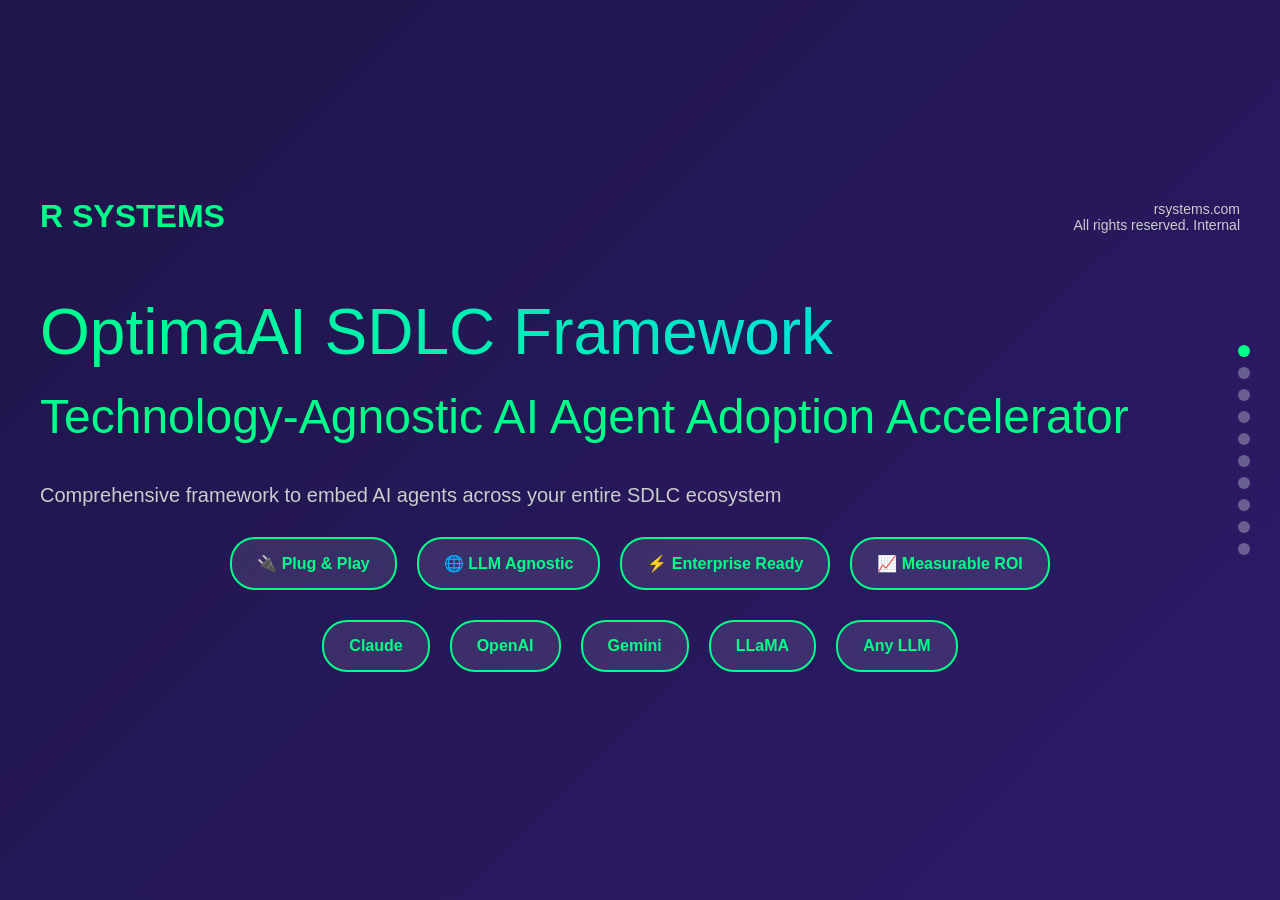
<file: optima-ai.html>
<!DOCTYPE html>
<html lang="en">
<head>
    <meta charset="UTF-8">
    <meta name="viewport" content="width=device-width, initial-scale=1.0">
    <title>OptimaAI SDLC Framework</title>
    <style>
        * {
            margin: 0;
            padding: 0;
            box-sizing: border-box;
        }

        body {
            font-family: 'Segoe UI', Tahoma, Geneva, Verdana, sans-serif;
            background: linear-gradient(135deg, #1e1548 0%, #2d1b69 100%);
            color: white;
            overflow-x: hidden;
        }

        .slide {
            min-height: 100vh;
            padding: 40px;
            display: flex;
            flex-direction: column;
            justify-content: center;
            position: relative;
            page-break-after: always;
        }

        .slide-content {
            max-width: 1200px;
            margin: 0 auto;
            width: 100%;
        }

        .header {
            display: flex;
            justify-content: space-between;
            align-items: center;
            margin-bottom: 60px;
        }

        .logo {
            font-size: 32px;
            font-weight: bold;
            color: #00ff88;
        }

        .company-info {
            text-align: right;
            font-size: 14px;
            color: #ccc;
        }

        .title-slide h1 {
            font-size: 64px;
            font-weight: 300;
            margin-bottom: 20px;
            background: linear-gradient(45deg, #00ff88, #00d4ff);
            -webkit-background-clip: text;
            -webkit-text-fill-color: transparent;
            background-clip: text;
        }

        .title-slide h2 {
            font-size: 28px;
            font-weight: 300;
            color: #ccc;
            margin-bottom: 40px;
        }

        .slide h2 {
            font-size: 48px;
            margin-bottom: 40px;
            color: #00ff88;
        }

        .slide h3 {
            font-size: 32px;
            margin-bottom: 30px;
            color: #00d4ff;
        }

        /* Technology Agnostic Badges */
        .tech-badges {
            display: flex;
            justify-content: center;
            gap: 20px;
            margin: 30px 0;
            flex-wrap: wrap;
        }

        .tech-badge {
            background: rgba(255, 255, 255, 0.1);
            border: 2px solid #00ff88;
            border-radius: 25px;
            padding: 15px 25px;
            font-size: 16px;
            font-weight: bold;
            color: #00ff88;
            backdrop-filter: blur(10px);
        }

        /* Framework Components Infographic */
        .framework-grid {
            display: grid;
            grid-template-columns: repeat(3, 1fr);
            gap: 30px;
            margin: 40px 0;
        }

        .component-card {
            background: rgba(255, 255, 255, 0.1);
            border: 2px solid #00ff88;
            border-radius: 20px;
            padding: 30px;
            text-align: center;
            transition: transform 0.3s ease, box-shadow 0.3s ease;
            backdrop-filter: blur(10px);
        }

        .component-card:hover {
            transform: translateY(-10px);
            box-shadow: 0 20px 40px rgba(0, 255, 136, 0.3);
        }

        .component-icon {
            font-size: 48px;
            margin-bottom: 20px;
            color: #00ff88;
        }

        .component-card h4 {
            font-size: 20px;
            margin-bottom: 15px;
            color: #00d4ff;
        }

        .component-card p {
            font-size: 14px;
            line-height: 1.6;
            color: #ccc;
        }

        /* Detailed Phase Cards */
        .phase-detail-grid {
            display: grid;
            grid-template-columns: repeat(2, 1fr);
            gap: 30px;
            margin: 40px 0;
        }

        .phase-detail-card {
            background: rgba(255, 255, 255, 0.1);
            border: 2px solid #00d4ff;
            border-radius: 20px;
            padding: 30px;
            backdrop-filter: blur(10px);
            position: relative;
        }

        .phase-detail-number {
            position: absolute;
            top: -15px;
            left: 30px;
            background: linear-gradient(45deg, #00ff88, #00d4ff);
            color: #1e1548;
            width: 40px;
            height: 40px;
            border-radius: 50%;
            display: flex;
            align-items: center;
            justify-content: center;
            font-weight: bold;
            font-size: 18px;
        }

        .phase-detail-card h4 {
            font-size: 24px;
            margin: 20px 0 20px;
            color: #00ff88;
        }

        .phase-activities {
            display: grid;
            grid-template-columns: 1fr 1fr;
            gap: 20px;
            margin-top: 20px;
        }

        .activity-section h5 {
            font-size: 16px;
            color: #00d4ff;
            margin-bottom: 10px;
        }

        .activity-section ul {
            list-style: none;
            font-size: 13px;
            color: #ccc;
        }

        .activity-section li {
            margin-bottom: 6px;
            padding-left: 15px;
            position: relative;
        }

        .activity-section li::before {
            content: '▶';
            position: absolute;
            left: 0;
            color: #00ff88;
            font-size: 10px;
        }

        /* CXO Outcomes */
        .outcomes-grid {
            display: grid;
            grid-template-columns: 1fr 1fr;
            gap: 40px;
            margin: 40px 0;
        }

        .outcome-card {
            background: linear-gradient(135deg, rgba(0, 255, 136, 0.2), rgba(0, 212, 255, 0.2));
            border: 2px solid #00ff88;
            border-radius: 20px;
            padding: 30px;
            backdrop-filter: blur(10px);
        }

        .outcome-icon {
            font-size: 48px;
            margin-bottom: 20px;
            color: #00ff88;
        }

        .outcome-card h4 {
            font-size: 24px;
            margin-bottom: 15px;
            color: #00d4ff;
        }

        .outcome-metrics {
            margin-top: 20px;
        }

        .outcome-metrics ul {
            list-style: none;
        }

        .outcome-metrics li {
            margin-bottom: 8px;
            padding-left: 20px;
            position: relative;
            color: #ccc;
        }

        .outcome-metrics li::before {
            content: '📊';
            position: absolute;
            left: 0;
        }

        /* Use Cases Grid */
        .use-cases-grid {
            display: grid;
            grid-template-columns: repeat(2, 1fr);
            gap: 25px;
            margin: 40px 0;
        }

        .use-case-card {
            background: rgba(255, 255, 255, 0.1);
            border: 2px solid #00d4ff;
            border-radius: 15px;
            padding: 25px;
            backdrop-filter: blur(10px);
            transition: transform 0.3s ease;
        }

        .use-case-card:hover {
            transform: translateY(-5px);
        }

        .use-case-icon {
            font-size: 36px;
            margin-bottom: 15px;
            color: #00ff88;
        }

        .use-case-card h4 {
            font-size: 18px;
            margin-bottom: 10px;
            color: #00d4ff;
        }

        .use-case-card p {
            font-size: 14px;
            color: #ccc;
            line-height: 1.5;
        }

        /* AI Tools Landscape */
        .tools-categories {
            display: grid;
            grid-template-columns: repeat(5, 1fr);
            gap: 20px;
            margin: 30px 0;
        }

        .tool-category {
            background: rgba(255, 255, 255, 0.1);
            border: 2px solid #00d4ff;
            border-radius: 15px;
            padding: 20px;
            text-align: center;
            backdrop-filter: blur(10px);
        }

        .tool-category h5 {
            font-size: 14px;
            margin-bottom: 15px;
            color: #00ff88;
            font-weight: bold;
        }

        .tool-examples {
            font-size: 12px;
            color: #ccc;
            margin-bottom: 15px;
        }

        .tool-features {
            font-size: 10px;
            color: #999;
        }

        .tool-features li {
            margin-bottom: 3px;
        }

        .decision-matrix {
            background: rgba(255, 255, 255, 0.1);
            border: 2px solid #00ff88;
            border-radius: 15px;
            padding: 25px;
            margin: 30px 0;
            backdrop-filter: blur(10px);
        }

        .matrix-table {
            width: 100%;
            border-collapse: collapse;
            margin-top: 20px;
        }

        .matrix-table th,
        .matrix-table td {
            border: 1px solid #00d4ff;
            padding: 12px;
            text-align: center;
            font-size: 12px;
        }

        .matrix-table th {
            background: rgba(0, 255, 136, 0.2);
            color: #00ff88;
            font-weight: bold;
        }

        .matrix-table td {
            color: #ccc;
        }

        /* Benefits Grid */
        .benefits-grid {
            display: grid;
            grid-template-columns: repeat(5, 1fr);
            gap: 20px;
            margin: 40px 0;
        }

        .benefit-item {
            text-align: center;
            padding: 20px;
            background: rgba(0, 255, 136, 0.1);
            border-radius: 15px;
            border: 1px solid #00ff88;
        }

        .benefit-number {
            font-size: 48px;
            font-weight: bold;
            color: #00ff88;
            margin-bottom: 10px;
        }

        .benefit-text {
            font-size: 14px;
            color: #ccc;
            line-height: 1.4;
        }

        /* Case Studies */
        .case-studies-grid {
            display: grid;
            grid-template-columns: repeat(2, 1fr);
            gap: 30px;
            margin: 40px 0;
        }

        .case-study-card {
            background: rgba(255, 255, 255, 0.1);
            border: 2px solid #00d4ff;
            border-radius: 20px;
            padding: 30px;
            backdrop-filter: blur(10px);
        }

        .case-study-header {
            background: linear-gradient(45deg, #00ff88, #00d4ff);
            -webkit-background-clip: text;
            -webkit-text-fill-color: transparent;
            background-clip: text;
            font-size: 18px;
            font-weight: bold;
            margin-bottom: 15px;
        }

        .case-metrics {
            display: flex;
            justify-content: space-around;
            margin: 20px 0;
        }

        .metric {
            text-align: center;
        }

        .metric-value {
            font-size: 32px;
            font-weight: bold;
            color: #00ff88;
        }

        .metric-label {
            font-size: 12px;
            color: #ccc;
        }

        /* Commercial Card */
        .commercial-card {
            background: linear-gradient(135deg, rgba(0, 255, 136, 0.2), rgba(0, 212, 255, 0.2));
            border: 2px solid #00ff88;
            border-radius: 20px;
            padding: 40px;
            text-align: center;
            margin: 40px auto;
            max-width: 600px;
        }

        .commercial-card h3 {
            color: #00ff88;
            margin-bottom: 20px;
        }

        .pod-description {
            font-size: 18px;
            margin-bottom: 30px;
            color: #ccc;
        }

        .rate-placeholder {
            background: rgba(255, 255, 255, 0.1);
            border: 2px dashed #00d4ff;
            border-radius: 10px;
            padding: 20px;
            font-size: 24px;
            color: #00d4ff;
        }

        /* Navigation */
        .nav-dots {
            position: fixed;
            right: 30px;
            top: 50%;
            transform: translateY(-50%);
            z-index: 1000;
        }

        .nav-dot {
            width: 12px;
            height: 12px;
            border-radius: 50%;
            background: rgba(255, 255, 255, 0.3);
            margin: 10px 0;
            cursor: pointer;
            transition: background 0.3s ease;
        }

        .nav-dot.active {
            background: #00ff88;
        }

        @media print {
            .nav-dots { display: none; }
            .slide { page-break-after: always; }
        }
    </style>
</head>
<body>
    <!-- Slide 1: Title -->
    <div class="slide title-slide">
        <div class="slide-content">
            <div class="header">
                <div class="logo">R SYSTEMS</div>
                <div class="company-info">
                    rsystems.com<br>
                    All rights reserved. Internal
                </div>
            </div>
            <h1>OptimaAI SDLC Framework</h1>
            <h2>Technology-Agnostic AI Agent Adoption Accelerator</h2>
            <p style="font-size: 20px; color: #ccc; margin-top: 40px;">
                Comprehensive framework to embed AI agents across your entire SDLC ecosystem
            </p>
            
            <div class="tech-badges">
                <div class="tech-badge">🔌 Plug & Play</div>
                <div class="tech-badge">🌐 LLM Agnostic</div>
                <div class="tech-badge">⚡ Enterprise Ready</div>
                <div class="tech-badge">📈 Measurable ROI</div>
            </div>
            
            <div class="tech-badges">
                <div class="tech-badge">Claude</div>
                <div class="tech-badge">OpenAI</div>
                <div class="tech-badge">Gemini</div>
                <div class="tech-badge">LLaMA</div>
                <div class="tech-badge">Any LLM</div>
            </div>
        </div>
    </div>

    <!-- Slide 2: Framework Components -->
    <div class="slide">
        <div class="slide-content">
            <div class="header">
                <div class="logo">R SYSTEMS</div>
                <div class="company-info">rsystems.com</div>
            </div>
            <h2>OptimaAI Framework Components</h2>
            <p style="font-size: 18px; color: #ccc; margin-bottom: 40px;">
                Technology-agnostic accelerator with pre-built components for seamless AI agent integration
            </p>
            
            <div class="framework-grid">
                <div class="component-card">
                    <div class="component-icon">📚</div>
                    <h4>Prompt Libraries</h4>
                    <p>1,500+ reusable prompt snippets & DSLs optimized for SDLC workflows across all LLM providers</p>
                </div>
                
                <div class="component-card">
                    <div class="component-icon">🤖</div>
                    <h4>Agentic Tools</h4>
                    <p>25+ best-in-class tools: Cursor, Claude Code, GitHub Copilot, Gemini, compatible with any LLM</p>
                </div>
                
                <div class="component-card">
                    <div class="component-icon">⚙️</div>
                    <h4>Custom Agents</h4>
                    <p>Reference blueprints for 12 common SDLC agents: Code Gen, PR Reviewer, QE Bot</p>
                </div>
                
                <div class="component-card">
                    <div class="component-icon">🔌</div>
                    <h4>MCP Servers</h4>
                    <p>Pre-built connectors for Jira, GitHub, CI/CD, Databases, Cloud platforms</p>
                </div>
                
                <div class="component-card">
                    <div class="component-icon">👨‍💻</div>
                    <h4>AI Engineering Experts</h4>
                    <p>400+ GenAI-certified engineers, 40+ prompt/agent design specialists</p>
                </div>
                
                <div class="component-card">
                    <div class="component-icon">📈</div>
                    <h4>Adoption Framework</h4>
                    <p>Proven 5-stage maturity model with evaluation harness for metrics tracking</p>
                </div>
            </div>
        </div>
    </div>

    <!-- Slide 3: AI Tools Landscape -->
    <div class="slide">
        <div class="slide-content">
            <div class="header">
                <div class="logo">R SYSTEMS</div>
                <div class="company-info">rsystems.com</div>
            </div>
            <h2>AI Tools Landscape & Selection Guide</h2>
            <p style="font-size: 18px; color: #ccc; margin-bottom: 30px;">
                Understanding the ecosystem to make informed decisions for your SDLC
            </p>
            
            <div class="tools-categories">
                <div class="tool-category">
                    <h5>AI Native IDE</h5>
                    <div class="tool-examples">Cursor, Windsurf</div>
                    <ul class="tool-features">
                        <li>✓ Interactive pair programming</li>
                        <li>✓ Long context mode</li>
                        <li>✓ Multi-file editing</li>
                        <li>✓ Deep indexing</li>
                        <li>△ Limited IDE support</li>
                    </ul>
                    <div style="margin-top: 10px; font-size: 11px; color: #00ff88;">Best for: Daily coding</div>
                </div>
                
                <div class="tool-category">
                    <h5>AI Extension in IDE</h5>
                    <div class="tool-examples">GitHub Copilot, Amazon Q, Cline</div>
                    <ul class="tool-features">
                        <li>✓ Works with existing IDEs</li>
                        <li>✓ Enterprise compliance</li>
                        <li>✓ Multiple LLM Support</li>
                        <li>△ Limited native features</li>
                    </ul>
                    <div style="margin-top: 10px; font-size: 11px; color: #00ff88;">Best for: Enterprise teams</div>
                </div>
                
                <div class="tool-category">
                    <h5>Prototyping Tools</h5>
                    <div class="tool-examples">Lovable.dev, V0.dev, Bolt.new</div>
                    <ul class="tool-features">
                        <li>✓ Rapid prototyping</li>
                        <li>✓ Natural language input</li>
                        <li>✓ Quick POCs</li>
                        <li>△ Not production-ready</li>
                    </ul>
                    <div style="margin-top: 10px; font-size: 11px; color: #00ff88;">Best for: Quick prototypes</div>
                </div>
                
                <div class="tool-category">
                    <h5>Background Agent</h5>
                    <div class="tool-examples">Devin, Factory AI, Jules</div>
                    <ul class="tool-features">
                        <li>✓ Fire and Forget</li>
                        <li>✓ Large scale tasks</li>
                        <li>✓ Parallel execution</li>
                        <li>△ Non-interactive</li>
                    </ul>
                    <div style="margin-top: 10px; font-size: 11px; color: #00ff88;">Best for: Large automation</div>
                </div>
                
                <div class="tool-category">
                    <h5>CLI Agent</h5>
                    <div class="tool-examples">Claude Code, Aider, Amazon Q CLI</div>
                    <ul class="tool-features">
                        <li>✓ Local execution</li>
                        <li>✓ Semi-interactive</li>
                        <li>✓ External tooling (MCP)</li>
                        <li>✓ Privacy compliant</li>
                    </ul>
                    <div style="margin-top: 10px; font-size: 11px; color: #00ff88;">Best for: Complex local tasks</div>
                </div>
            </div>
            
            <div class="decision-matrix">
                <h3 style="color: #00d4ff; margin-bottom: 20px;">Quick Decision Matrix</h3>
                <table class="matrix-table">
                    <thead>
                        <tr>
                            <th>Category</th>
                            <th>Interactivity</th>
                            <th>Privacy</th>
                            <th>Setup</th>
                            <th>Scale</th>
                            <th>Use When</th>
                            <th>Best For</th>
                        </tr>
                    </thead>
                    <tbody>
                        <tr>
                            <td>AI Native IDE</td>
                            <td>High</td>
                            <td>Medium</td>
                            <td>Complex</td>
                            <td>Individual</td>
                            <td>Greenfield</td>
                            <td>Pair coding</td>
                        </tr>
                        <tr>
                            <td>AI Extension</td>
                            <td>High</td>
                            <td>High</td>
                            <td>Easy</td>
                            <td>Team</td>
                            <td>Enterprise</td>
                            <td>Daily coding</td>
                        </tr>
                        <tr>
                            <td>Prototyping</td>
                            <td>High</td>
                            <td>High</td>
                            <td>Easy</td>
                            <td>Limited</td>
                            <td>Rapid POCs</td>
                            <td>Quick mockups</td>
                        </tr>
                        <tr>
                            <td>Background</td>
                            <td>Low</td>
                            <td>Low</td>
                            <td>Easy</td>
                            <td>Massive</td>
                            <td>Large tasks</td>
                            <td>Bulk automation</td>
                        </tr>
                        <tr>
                            <td>CLI Agent</td>
                            <td>Medium</td>
                            <td>High</td>
                            <td>Medium</td>
                            <td>High</td>
                            <td>Complex tasks</td>
                            <td>Local development</td>
                        </tr>
                    </tbody>
                </table>
            </div>
        </div>
    </div>

    <!-- Slide 4: CXO Outcomes -->
    <div class="slide">
        <div class="slide-content">
            <div class="header">
                <div class="logo">R SYSTEMS</div>
                <div class="company-info">rsystems.com</div>
            </div>
            <h2>What CXOs Get: Measurable Business Outcomes</h2>
            <p style="font-size: 18px; color: #ccc; margin-bottom: 40px;">
                Complete ecosystem of AI-powered engineering excellence with executive visibility
            </p>
            
            <div class="outcomes-grid">
                <div class="outcome-card">
                    <div class="outcome-icon">🚀</div>
                    <h4>AI-Embedded Engineering Teams</h4>
                    <p style="color: #ccc; margin-bottom: 20px;">
                        Fully integrated AI agents across your SDLC, enabling your engineering teams to operate at 2X productivity
                    </p>
                    <div class="outcome-metrics">
                        <ul>
                            <li>Context-aware agents with deep ecosystem knowledge</li>
                            <li>Seamless integration with existing workflows</li>
                            <li>Reduced cognitive load on developers</li>
                            <li>Faster feature delivery and bug resolution</li>
                            <li>Enhanced code quality and consistency</li>
                        </ul>
                    </div>
                </div>
                
                <div class="outcome-card">
                    <div class="outcome-icon">📊</div>
                    <h4>Executive Productivity Dashboard</h4>
                    <p style="color: #ccc; margin-bottom: 20px;">
                        Real-time visibility into developer productivity and AI adoption metrics across your organization
                    </p>
                    <div class="outcome-metrics">
                        <ul>
                            <li>GitHub commit and PR metrics integration</li>
                            <li>Copilot/AI tool usage analytics</li>
                            <li>Atlassian/Jira velocity tracking</li>
                            <li>Sprint performance and delivery metrics</li>
                            <li>ROI measurement on AI investments</li>
                            <li>Team productivity trends and insights</li>
                        </ul>
                    </div>
                </div>
            </div>
            
            <div style="text-align: center; margin-top: 40px; padding: 30px; background: rgba(0, 255, 136, 0.1); border-radius: 15px; border: 2px solid #00ff88;">
                <h3 style="color: #00ff88; margin-bottom: 15px;">🎯 Bottom Line Impact</h3>
                <p style="font-size: 20px; color: #ccc;">
                    <strong style="color: #00d4ff;">Minimum 2X productivity gains</strong> with full visibility and control over your AI-powered engineering transformation
                </p>
            </div>
        </div>
    </div>

    <!-- Slide 5: Detailed Engagement Phases -->
    <div class="slide">
        <div class="slide-content">
            <div class="header">
                <div class="logo">R SYSTEMS</div>
                <div class="company-info">rsystems.com</div>
            </div>
            <h2>Detailed 4-Phase Engagement Model</h2>
            <p style="font-size: 18px; color: #ccc; margin-bottom: 30px;">
                Systematic approach to embed AI agents in your SDLC ecosystem
            </p>
            
            <div class="phase-detail-grid">
                <div class="phase-detail-card">
                    <div class="phase-detail-number">1</div>
                    <h4>Discovery & Assessment</h4>
                    <div class="phase-activities">
                        <div class="activity-section">
                            <h5>Technology Analysis</h5>
                            <ul>
                                <li>Tech stack deep dive</li>
                                <li>Development workflow mapping</li>
                                <li>Tool inventory assessment</li>
                                <li>Integration point identification</li>
                            </ul>
                        </div>
                        <div class="activity-section">
                            <h5>Opportunity Mapping</h5>
                            <ul>
                                <li>Automation potential analysis</li>
                                <li>Productivity bottleneck identification</li>
                                <li>ROI opportunity assessment</li>
                                <li>Risk and compliance evaluation</li>
                            </ul>
                        </div>
                    </div>
                    <div class="phase-activities" style="margin-top: 15px;">
                        <div class="activity-section">
                            <h5>Knowledge Architecture</h5>
                            <ul>
                                <li>Codebase indexing strategy</li>
                                <li>Library and package mapping</li>
                                <li>Documentation structure analysis</li>
                                <li>Context requirements definition</li>
                            </ul>
                        </div>
                        <div class="activity-section">
                            <h5>Infrastructure Design</h5>
                            <ul>
                                <li>MCP server architecture</li>
                                <li>Custom connector requirements</li>
                                <li>QE agent framework design</li>
                                <li>Security and governance planning</li>
                            </ul>
                        </div>
                    </div>
                </div>
                
                <div class="phase-detail-card">
                    <div class="phase-detail-number">2</div>
                    <h4>Setup & Configuration</h4>
                    <div class="phase-activities">
                        <div class="activity-section">
                            <h5>Framework Deployment</h5>
                            <ul>
                                <li>Ecosystem-specific prompt templates</li>
                                <li>Cursor rules and configurations</li>
                                <li>MCP ecosystem deployment</li>
                                <li>Custom MCP server development</li>
                            </ul>
                        </div>
                        <div class="activity-section">
                            <h5>Integration Setup</h5>
                            <ul>
                                <li>SDLC adapters integration (Jira, GitHub)</li>
                                <li>Agentic workflow configuration</li>
                                <li>Knowledge assistant deployment</li>
                                <li>CI/CD pipeline integration</li>
                            </ul>
                        </div>
                    </div>
                    <div class="phase-activities" style="margin-top: 15px;">
                        <div class="activity-section">
                            <h5>Agent Deployment</h5>
                            <ul>
                                <li>Custom agent development</li>
                                <li>Testing and validation setup</li>
                                <li>Performance optimization</li>
                                <li>Security implementation</li>
                            </ul>
                        </div>
                        <div class="activity-section">
                            <h5>Platform Setup</h5>
                            <ul>
                                <li>Monitoring dashboard deployment</li>
                                <li>Metrics collection setup</li>
                                <li>Alert and notification configuration</li>
                                <li>Backup and recovery procedures</li>
                            </ul>
                        </div>
                    </div>
                </div>
                
                <div class="phase-detail-card">
                    <div class="phase-detail-number">3</div>
                    <h4>Adoption & Training</h4>
                    <div class="phase-activities">
                        <div class="activity-section">
                            <h5>Team Enablement</h5>
                            <ul>
                                <li>Comprehensive training programs</li>
                                <li>Best practice workshops</li>
                                <li>"Prompt to Product" certification</li>
                                <li>Hands-on coaching sessions</li>
                            </ul>
                        </div>
                        <div class="activity-section">
                            <h5>Change Management</h5>
                            <ul>
                                <li>Adoption strategy execution</li>
                                <li>Resistance management</li>
                                <li>Feedback loop establishment</li>
                                <li>Continuous improvement process</li>
                            </ul>
                        </div>
                    </div>
                    <div class="phase-activities" style="margin-top: 15px;">
                        <div class="activity-section">
                            <h5>Productivity Optimization</h5>
                            <ul>
                                <li>Workflow optimization</li>
                                <li>Custom prompt development</li>
                                <li>Agent fine-tuning</li>
                                <li>Performance enhancement</li>
                            </ul>
                        </div>
                        <div class="activity-section">
                            <h5>Knowledge Transfer</h5>
                            <ul>
                                <li>Internal champion development</li>
                                <li>Documentation and playbooks</li>
                                <li>Self-service capabilities</li>
                                <li>Sustainability planning</li>
                            </ul>
                        </div>
                    </div>
                </div>
                
                <div class="phase-detail-card">
                    <div class="phase-detail-number">4</div>
                    <h4>Metrics & Optimization</h4>
                    <div class="phase-activities">
                        <div class="activity-section">
                            <h5>Performance Tracking</h5>
                            <ul>
                                <li>Sprint points delivered analysis</li>
                                <li>Bug reduction measurement</li>
                                <li>Ticket closure time tracking</li>
                                <li>PR resolution speed metrics</li>
                            </ul>
                        </div>
                        <div class="activity-section">
                            <h5>Executive Reporting</h5>
                            <ul>
                                <li>Leadership dashboard setup</li>
                                <li>ROI calculation and reporting</li>
                                <li>Productivity trend analysis</li>
                                <li>Strategic recommendations</li>
                            </ul>
                        </div>
                    </div>
                    <div class="phase-activities" style="margin-top: 15px;">
                        <div class="activity-section">
                            <h5>Continuous Improvement</h5>
                            <ul>
                                <li>Performance optimization</li>
                                <li>Agent enhancement</li>
                                <li>Process refinement</li>
                                <li>Scaling strategy development</li>
                            </ul>
                        </div>
                        <div class="activity-section">
                            <h5>Data Integration</h5>
                            <ul>
                                <li>GitHub metrics integration</li>
                                <li>Copilot usage analytics</li>
                                <li>Atlassian data synchronization</li>
                                <li>Custom metric development</li>
                            </ul>
                        </div>
                    </div>
                </div>
            </div>
        </div>
    </div>

    <!-- Slide 6: Proven Use Cases -->
    <div class="slide">
        <div class="slide-content">
            <div class="header">
                <div class="logo">R SYSTEMS</div>
                <div class="company-info">rsystems.com</div>
            </div>
            <h2>Proven Use Cases & Applications</h2>
            <p style="font-size: 18px; color: #ccc; margin-bottom: 40px;">
                Real-world applications of OptimaAI Framework across various engineering scenarios
            </p>
            
            <div class="use-cases-grid">
                <div class="use-case-card">
                    <div class="use-case-icon">🔄</div>
                    <h4>Agentic Reverse Engineering</h4>
                    <p>AI agents analyze legacy systems, extract business logic, and generate comprehensive documentation and migration plans for modernization initiatives.</p>
                </div>
                
                <div class="use-case-card">
                    <div class="use-case-icon">🏗️</div>
                    <h4>AI-Driven Legacy Modernization</h4>
                    <p>Automated migration of legacy applications to modern architectures with AI agents handling code transformation, testing, and validation processes.</p>
                </div>
                
                <div class="use-case-card">
                    <div class="use-case-icon">🧪</div>
                    <h4>Agent-Driven QE Framework</h4>
                    <p>Comprehensive testing automation with AI agents generating test cases, executing tests, analyzing results, and providing intelligent bug reports and suggestions.</p>
                </div>
                
                <div class="use-case-card">
                    <div class="use-case-icon">⚡</div>
                    <h4>Agent-Driven MVP Engineering</h4>
                    <p>Rapid prototype development with AI agents handling end-to-end MVP creation from requirements analysis to deployment and testing automation.</p>
                </div>
                
                <div class="use-case-card">
                    <div class="use-case-icon">📚</div>
                    <h4>Intelligent Documentation Generation</h4>
                    <p>Automated creation and maintenance of technical documentation, API specs, and code comments using context-aware AI agents.</p>
                </div>
                
                <div class="use-case-card">
                    <div class="use-case-icon">🔍</div>
                    <h4>Code Review & Quality Assurance</h4>
                    <p>AI-powered code review agents that enforce coding standards, identify potential issues, and suggest improvements based on best practices.</p>
                </div>
                
                <div class="use-case-card">
                    <div class="use-case-icon">🚀</div>
                    <h4>CI/CD Pipeline Optimization</h4>
                    <p>Intelligent build and deployment optimization with AI agents managing pipeline efficiency, resource allocation, and automated rollback strategies.</p>
                </div>
                
                <div class="use-case-card">
                    <div class="use-case-icon">🔧</div>
                    <h4>Infrastructure as Code Automation</h4>
                    <p>AI agents for automated infrastructure provisioning, configuration management, and environment consistency across development lifecycle.</p>
                </div>
            </div>
        </div>
    </div>

    <!-- Slide 7: Benefits Across SDLC -->
    <div class="slide">
        <div class="slide-content">
            <div class="header">
                <div class="logo">R SYSTEMS</div>
                <div class="company-info">rsystems.com</div>
            </div>
            <h2>Measurable Benefits Across SDLC</h2>
            <p style="font-size: 18px; color: #ccc; margin-bottom: 40px;">
                Achieve minimum 2X productivity gains with AI agent integration
            </p>
            
            <div class="benefits-grid">
                <div class="benefit-item">
                    <div class="benefit-number">21%</div>
                    <div class="benefit-text">Faster research, business analysis & documentation</div>
                </div>
                
                <div class="benefit-item">
                    <div class="benefit-number">50%</div>
                    <div class="benefit-text">Quicker design iterations</div>
                </div>
                
                <div class="benefit-item">
                    <div class="benefit-number">2-3X</div>
                    <div class="benefit-text">Faster code generation and documentation</div>
                </div>
                
                <div class="benefit-item">
                    <div class="benefit-number">15%</div>
                    <div class="benefit-text">Quicker bug resolution</div>
                </div>
                
                <div class="benefit-item">
                    <div class="benefit-number">40%</div>
                    <div class="benefit-text">Reduction in release cycles</div>
                </div>
            </div>
            
            <div style="text-align: center; margin-top: 60px;">
                <h3 style="color: #00ff88; font-size: 36px;">Overall Productivity: <span style="color: #00d4ff;">Minimum 2X Improvement</span></h3>
                <p style="font-size: 18px; color: #ccc; margin-top: 20px;">
                    With 400+ trained generative AI engineers leveling up software engineering for better productivity, efficiency, and quality
                </p>
            </div>
        </div>
    </div>

    <!-- Slide 8: Case Studies -->
    <div class="slide">
        <div class="slide-content">
            <div class="header">
                <div class="logo">R SYSTEMS</div>
                <div class="company-info">rsystems.com</div>
            </div>
            <h2>Proven Success Stories</h2>
            <p style="font-size: 18px; color: #ccc; margin-bottom: 40px;">
                Real-world implementations delivering measurable results
            </p>
            
            <div class="case-studies-grid">
                <div class="case-study-card">
                    <div class="case-study-header">AI Agents for Report Modernization - Fintech</div>
                    <p style="color: #ccc; margin-bottom: 20px;">
                        Migrated 45 embedded Looker reports to custom Vue.js + ECharts dashboards using AI-first process
                    </p>
                    <div class="case-metrics">
                        <div class="metric">
                            <div class="metric-value">2X</div>
                            <div class="metric-label">Report Output per Sprint</div>
                        </div>
                        <div class="metric">
                            <div class="metric-value">40%</div>
                            <div class="metric-label">Reduced Dev Time</div>
                        </div>
                        <div class="metric">
                            <div class="metric-value">40%+</div>
                            <div class="metric-label">Code Reuse</div>
                        </div>
                    </div>
                </div>
                
                <div class="case-study-card">
                    <div class="case-study-header">AI-Powered PHP→Java Migration</div>
                    <p style="color: #ccc; margin-bottom: 20px;">
                        Migrated 250+ legacy PHP modules to scalable Java microservices with 97% completeness
                    </p>
                    <div class="case-metrics">
                        <div class="metric">
                            <div class="metric-value">75%</div>
                            <div class="metric-label">Reduced Manual Effort</div>
                        </div>
                        <div class="metric">
                            <div class="metric-value">10→2.5</div>
                            <div class="metric-label">Days per Module</div>
                        </div>
                        <div class="metric">
                            <div class="metric-value">97%</div>
                            <div class="metric-label">Migration Accuracy</div>
                        </div>
                    </div>
                </div>
                
                <div class="case-study-card">
                    <div class="case-study-header">AI-First SDLC Agent Implementation</div>
                    <p style="color: #ccc; margin-bottom: 20px;">
                        Built and deployed a bill inspection MVP in just 2 weeks using agentic AI workflows
                    </p>
                    <div class="case-metrics">
                        <div class="metric">
                            <div class="metric-value">2X</div>
                            <div class="metric-label">Faster MVP Delivery</div>
                        </div>
                        <div class="metric">
                            <div class="metric-value">3</div>
                            <div class="metric-label">Engineers Only</div>
                        </div>
                        <div class="metric">
                            <div class="metric-value">High</div>
                            <div class="metric-label">Test Coverage</div>
                        </div>
                    </div>
                </div>
                
                <div class="case-study-card">
                    <div class="case-study-header">QE Agent for Insurance Migration</div>
                    <p style="color: #ccc; margin-bottom: 20px;">
                        Automated QA for Oracle Forms to React + Java migration with AI-powered testing
                    </p>
                    <div class="case-metrics">
                        <div class="metric">
                            <div class="metric-value">70%</div>
                            <div class="metric-label">QA Effort Saved</div>
                        </div>
                        <div class="metric">
                            <div class="metric-value">99%</div>
                            <div class="metric-label">Migration Completeness</div>
                        </div>
                        <div class="metric">
                            <div class="metric-value">80%</div>
                            <div class="metric-label">Test Coverage</div>
                        </div>
                    </div>
                </div>
            </div>
        </div>
    </div>

    <!-- Slide 9: T-Hive Case Study Spotlight -->
    <div class="slide">
        <div class="slide-content">
            <div class="header">
                <div class="logo">R SYSTEMS</div>
                <div class="company-info">rsystems.com</div>
            </div>
            <h2>Spotlight: T-Hive Maestro Platform Success</h2>
            <p style="font-size: 18px; color: #ccc; margin-bottom: 40px;">
                Advanced Agentic AI workflows for legacy system maintenance and support acceleration
            </p>
            
            <div style="display: grid; grid-template-columns: 1fr 1fr; gap: 40px; margin: 40px 0;">
                <div class="case-study-card" style="height: auto;">
                    <div class="case-study-header" style="font-size: 24px; margin-bottom: 20px;">🏭 T-Hive Maestro Platform</div>
                    <p style="color: #ccc; margin-bottom: 25px; font-size: 16px;">
                        Accelerated maintenance and support for T-Hive's warehouse management platform using sophisticated agentic AI workflows and reverse engineering
                    </p>
                    
                    <div style="margin-bottom: 25px;">
                        <h4 style="color: #00d4ff; margin-bottom: 15px; font-size: 18px;">🎯 Challenge</h4>
                        <ul style="color: #ccc; font-size: 14px; list-style: none; padding-left: 0;">
                            <li style="margin-bottom: 8px; padding-left: 20px; position: relative;">
                                <span style="position: absolute; left: 0; color: #00ff88;">▶</span>
                                Complex legacy C# and Angular codebase (millions of LOC)
                            </li>
                            <li style="margin-bottom: 8px; padding-left: 20px; position: relative;">
                                <span style="position: absolute; left: 0; color: #00ff88;">▶</span>
                                Rapid knowledge transfer requirements
                            </li>
                            <li style="margin-bottom: 8px; padding-left: 20px; position: relative;">
                                <span style="position: absolute; left: 0; color: #00ff88;">▶</span>
                                Repetitive support tasks consuming developer bandwidth
                            </li>
                            <li style="margin-bottom: 8px; padding-left: 20px; position: relative;">
                                <span style="position: absolute; left: 0; color: #00ff88;">▶</span>
                                Enterprise clients: GM, Hitachi, Toyota, Kohler
                            </li>
                        </ul>
                    </div>
                    
                    <div style="margin-bottom: 25px;">
                        <h4 style="color: #00d4ff; margin-bottom: 15px; font-size: 18px;">⚙️ AI Solution</h4>
                        <ul style="color: #ccc; font-size: 14px; list-style: none; padding-left: 0;">
                            <li style="margin-bottom: 8px; padding-left: 20px; position: relative;">
                                <span style="position: absolute; left: 0; color: #00ff88;">▶</span>
                                Advanced Agentic Reverse Engineering (Repomix, Code2Prompt)
                            </li>
                            <li style="margin-bottom: 8px; padding-left: 20px; position: relative;">
                                <span style="position: absolute; left: 0; color: #00ff88;">▶</span>
                                AI-driven support resolution workflows
                            </li>
                            <li style="margin-bottom: 8px; padding-left: 20px; position: relative;">
                                <span style="position: absolute; left: 0; color: #00ff88;">▶</span>
                                Autonomous pull request generation
                            </li>
                            <li style="margin-bottom: 8px; padding-left: 20px; position: relative;">
                                <span style="position: absolute; left: 0; color: #00ff88;">▶</span>
                                Tools: Cursor AI, GitHub Copilot, LangGraph, Claude 4 Sonnet
                            </li>
                        </ul>
                    </div>
                </div>
                
                <div class="case-study-card" style="height: auto;">
                    <div style="margin-bottom: 30px;">
                        <h4 style="color: #00ff88; margin-bottom: 20px; font-size: 20px;">📊 Breakthrough Results</h4>
                        <div class="case-metrics" style="display: grid; grid-template-columns: repeat(2, 1fr); gap: 20px;">
                            <div class="metric">
                                <div class="metric-value" style="font-size: 36px;">40%</div>
                                <div class="metric-label">Faster Knowledge Ramp-up</div>
                            </div>
                            <div class="metric">
                                <div class="metric-value" style="font-size: 36px;">50%+</div>
                                <div class="metric-label">Support Automation</div>
                            </div>
                            <div class="metric">
                                <div class="metric-value" style="font-size: 28px;">30-40%</div>
                                <div class="metric-label">System Analysis in Hours</div>
                            </div>
                            <div class="metric">
                                <div class="metric-value" style="font-size: 36px;">7+</div>
                                <div class="metric-label">Components Mapped</div>
                            </div>
                        </div>
                    </div>
                    
                    <div style="margin-bottom: 25px;">
                        <h4 style="color: #00d4ff; margin-bottom: 15px; font-size: 18px;">🚀 Key Achievements</h4>
                        <ul style="color: #ccc; font-size: 14px; list-style: none; padding-left: 0;">
                            <li style="margin-bottom: 8px; padding-left: 20px; position: relative;">
                                <span style="position: absolute; left: 0; color: #00ff88;">▶</span>
                                Extracted deep insights from 85K+ lines of code within minutes
                            </li>
                            <li style="margin-bottom: 8px; padding-left: 20px; position: relative;">
                                <span style="position: absolute; left: 0; color: #00ff88;">▶</span>
                                Mapped microservices architecture and service dependencies
                            </li>
                            <li style="margin-bottom: 8px; padding-left: 20px; position: relative;">
                                <span style="position: absolute; left: 0; color: #00ff88;">▶</span>
                                Generated comprehensive documentation automatically
                            </li>
                            <li style="margin-bottom: 8px; padding-left: 20px; position: relative;">
                                <span style="position: absolute; left: 0; color: #00ff88;">▶</span>
                                Freed T-Hive resources to focus on T-Suite 2.0 development
                            </li>
                        </ul>
                    </div>
                    
                    <div style="text-align: center; margin-top: 25px;">
                        <a href="https://rsystemsiltd-my.sharepoint.com/:p:/g/personal/harshil_shah_rsystems_com/EWPupG6F0AtIhzDuHyP1NQsBz7o-St_MDtsI-_P8MPbuRw?e=37JlfQ" style="display: inline-block; background: linear-gradient(45deg, #00ff88, #00d4ff); color: #1e1548; padding: 15px 25px; border-radius: 10px; text-decoration: none; font-weight: bold; font-size: 16px; transition: transform 0.3s ease;" 
                           onmouseover="this.style.transform='scale(1.05)'" 
                           onmouseout="this.style.transform='scale(1)'">
                            📄 View Detailed Case Study
                        </a>
                    </div>
                </div>
            </div>
        </div>
        </div>
    </div>

    <!-- Slide 10: Commercial Engagement -->
    <div class="slide">
        <div class="slide-content">
            <div class="header">
                <div class="logo">R SYSTEMS</div>
                <div class="company-info">rsystems.com</div>
            </div>
            <h2>Engagement Commercials</h2>
            <p style="font-size: 18px; color: #ccc; margin-bottom: 40px;">
                Dedicated AI Pod for accelerated adoption and maximum ROI
            </p>
            
            <div class="commercial-card">
                <h3>OptimaAI Champion Pod</h3>
                <div class="pod-description">
                    Dedicated team of 2-3 AI Champions for comprehensive framework implementation and team enablement
                </div>
                
                <div style="display: grid; grid-template-columns: repeat(3, 1fr); gap: 30px; margin: 30px 0;">
                    <div style="text-align: center;">
                        <h4 style="color: #00ff88; margin-bottom: 15px;">AI Solution Architect</h4>
                        <p style="color: #ccc; font-size: 14px;">Framework design & integration strategy</p>
                    </div>
                    <div style="text-align: center;">
                        <h4 style="color: #00ff88; margin-bottom: 15px;">AI Engineer</h4>
                        <p style="color: #ccc; font-size: 14px;">Custom agent development & optimization</p>
                    </div>
                    <div style="text-align: center;">
                        <h4 style="color: #00ff88; margin-bottom: 15px;">Adoption Specialist</h4>
                        <p style="color: #ccc; font-size: 14px;">Team training & change management</p>
                    </div>
                </div>
                
                <div class="rate-placeholder">
                    Competitive rates starting from $[X]K/month
                    <div style="font-size: 16px; margin-top: 10px; color: #ccc;">
                        Contact us for customized pricing based on your specific requirements
                    </div>
                </div>
            </div>
            
            <div style="text-align: center; margin-top: 40px;">
                <p style="font-size: 18px; color: #00ff88;">
                    🚀 Get started with OptimaAI Framework and achieve 2X productivity gains in your first quarter
                </p>
            </div>
        </div>
    </div>

    <!-- Navigation Dots -->
    <div class="nav-dots">
        <div class="nav-dot active" onclick="goToSlide(0)"></div>
        <div class="nav-dot" onclick="goToSlide(1)"></div>
        <div class="nav-dot" onclick="goToSlide(2)"></div>
        <div class="nav-dot" onclick="goToSlide(3)"></div>
        <div class="nav-dot" onclick="goToSlide(4)"></div>
        <div class="nav-dot" onclick="goToSlide(5)"></div>
        <div class="nav-dot" onclick="goToSlide(6)"></div>
        <div class="nav-dot" onclick="goToSlide(7)"></div>
        <div class="nav-dot" onclick="goToSlide(8)"></div>
        <div class="nav-dot" onclick="goToSlide(9)"></div>
    </div>

    <script>
        let currentSlide = 0;
        const slides = document.querySelectorAll('.slide');
        const dots = document.querySelectorAll('.nav-dot');

        function goToSlide(n) {
            slides[currentSlide].style.display = 'none';
            dots[currentSlide].classList.remove('active');
            
            currentSlide = n;
            
            slides[currentSlide].style.display = 'flex';
            dots[currentSlide].classList.add('active');
        }

        // Initialize - hide all slides except first
        slides.forEach((slide, index) => {
            if (index !== 0) slide.style.display = 'none';
        });

        // Keyboard navigation
        document.addEventListener('keydown', (e) => {
            if (e.key === 'ArrowRight' && currentSlide < slides.length - 1) {
                goToSlide(currentSlide + 1);
            } else if (e.key === 'ArrowLeft' && currentSlide > 0) {
                goToSlide(currentSlide - 1);
            }
        });
    </script>
</body>
</html>
</file>
<file: styles.css>
/* ============================================
   OPTIMA AI 2.0 BROCHURE - R SYSTEMS BRANDING
   ============================================ */

/* CSS Variables - R Systems Color Palette */
:root {
    /* Primary Colors */
    --primary-blue: #0170B9;
    --primary-blue-dark: #015a94;
    --primary-blue-light: #0288d1;
    --accent-cyan: #00D4FF;
    --accent-orange: #F7931E;

    /* Neutrals */
    --white: #FFFFFF;
    --gray-50: #F8FAFC;
    --gray-100: #F1F5F9;
    --gray-200: #E2E8F0;
    --gray-300: #CBD5E1;
    --gray-400: #94A3B8;
    --gray-500: #64748B;
    --gray-600: #475569;
    --gray-700: #334155;
    --gray-800: #1E293B;
    --gray-900: #0F172A;
    --dark-bg: #0a1628;

    /* Semantic Colors */
    --success: #10B981;
    --warning: #F59E0B;
    --error: #EF4444;
    --info: #3B82F6;

    /* Gradients */
    --gradient-primary: linear-gradient(135deg, var(--primary-blue) 0%, var(--accent-cyan) 100%);
    --gradient-dark: linear-gradient(180deg, var(--gray-900) 0%, var(--dark-bg) 100%);
    --gradient-card: linear-gradient(145deg, rgba(255,255,255,0.1) 0%, rgba(255,255,255,0.05) 100%);

    /* Typography */
    --font-primary: 'Inter', -apple-system, BlinkMacSystemFont, 'Segoe UI', sans-serif;

    /* Spacing */
    --space-xs: 0.25rem;
    --space-sm: 0.5rem;
    --space-md: 1rem;
    --space-lg: 1.5rem;
    --space-xl: 2rem;
    --space-2xl: 3rem;
    --space-3xl: 4rem;
    --space-4xl: 6rem;

    /* Border Radius */
    --radius-sm: 4px;
    --radius-md: 8px;
    --radius-lg: 12px;
    --radius-xl: 16px;
    --radius-2xl: 24px;
    --radius-full: 9999px;

    /* Shadows */
    --shadow-sm: 0 1px 2px rgba(0,0,0,0.05);
    --shadow-md: 0 4px 6px -1px rgba(0,0,0,0.1), 0 2px 4px -1px rgba(0,0,0,0.06);
    --shadow-lg: 0 10px 15px -3px rgba(0,0,0,0.1), 0 4px 6px -2px rgba(0,0,0,0.05);
    --shadow-xl: 0 20px 25px -5px rgba(0,0,0,0.1), 0 10px 10px -5px rgba(0,0,0,0.04);
    --shadow-glow: 0 0 40px rgba(1, 112, 185, 0.3);

    /* Transitions */
    --transition-fast: 150ms ease;
    --transition-base: 250ms ease;
    --transition-slow: 400ms ease;
}

/* ============================================
   RESET & BASE STYLES
   ============================================ */
*, *::before, *::after {
    box-sizing: border-box;
    margin: 0;
    padding: 0;
}

html {
    scroll-behavior: smooth;
    font-size: 16px;
}

body {
    font-family: var(--font-primary);
    background: var(--dark-bg);
    color: var(--gray-100);
    line-height: 1.6;
    overflow-x: hidden;
    -webkit-font-smoothing: antialiased;
    -moz-osx-font-smoothing: grayscale;
}

/* Particle Background */
.particle-container {
    position: fixed;
    top: 0;
    left: 0;
    width: 100%;
    height: 100%;
    pointer-events: none;
    z-index: 0;
    overflow: hidden;
}

.particle {
    position: absolute;
    width: 4px;
    height: 4px;
    background: var(--primary-blue);
    border-radius: 50%;
    opacity: 0.3;
    animation: float 20s infinite ease-in-out;
}

@keyframes float {
    0%, 100% { transform: translateY(0) translateX(0); }
    25% { transform: translateY(-20px) translateX(10px); }
    50% { transform: translateY(-10px) translateX(-10px); }
    75% { transform: translateY(-30px) translateX(5px); }
}

/* ============================================
   HEADER & NAVIGATION
   ============================================ */
.main-header {
    position: fixed;
    top: 0;
    left: 0;
    right: 0;
    z-index: 1000;
    background: rgba(10, 22, 40, 0.95);
    backdrop-filter: blur(20px);
    border-bottom: 1px solid rgba(255,255,255,0.1);
    padding: var(--space-md) 0;
}

.header-content {
    max-width: 1400px;
    margin: 0 auto;
    padding: 0 var(--space-xl);
    display: flex;
    align-items: center;
    justify-content: space-between;
    gap: var(--space-xl);
}

.logo-section {
    display: flex;
    align-items: center;
    gap: var(--space-md);
}

.logo-icon {
    width: 40px;
    height: 40px;
    color: var(--primary-blue);
}

.logo-text {
    display: flex;
    align-items: baseline;
    gap: var(--space-sm);
}

.logo-primary {
    font-size: 1.5rem;
    font-weight: 700;
    color: var(--white);
}

.logo-version {
    font-size: 0.875rem;
    font-weight: 600;
    color: var(--accent-cyan);
    background: rgba(0, 212, 255, 0.1);
    padding: 2px 8px;
    border-radius: var(--radius-sm);
}

.logo-divider {
    color: var(--gray-500);
    margin: 0 var(--space-xs);
}

.logo-company {
    font-size: 1rem;
    font-weight: 500;
    color: var(--gray-400);
}

.main-nav {
    display: flex;
    gap: var(--space-sm);
}

.nav-tab {
    display: flex;
    align-items: center;
    gap: var(--space-sm);
    padding: var(--space-sm) var(--space-lg);
    background: transparent;
    border: 1px solid transparent;
    border-radius: var(--radius-lg);
    color: var(--gray-400);
    font-size: 0.875rem;
    font-weight: 500;
    cursor: pointer;
    transition: all var(--transition-base);
}

.nav-tab:hover {
    color: var(--white);
    background: rgba(255,255,255,0.05);
}

.nav-tab.active {
    color: var(--white);
    background: rgba(1, 112, 185, 0.2);
    border-color: var(--primary-blue);
}

.tab-icon {
    width: 20px;
    height: 20px;
    display: flex;
    align-items: center;
    justify-content: center;
}

.tab-icon svg {
    width: 18px;
    height: 18px;
}

.header-cta .btn-primary {
    padding: var(--space-sm) var(--space-lg);
    background: var(--gradient-primary);
    border: none;
    border-radius: var(--radius-md);
    color: var(--white);
    font-weight: 600;
    font-size: 0.875rem;
    cursor: pointer;
    transition: all var(--transition-base);
}

.header-cta .btn-primary:hover {
    transform: translateY(-2px);
    box-shadow: var(--shadow-glow);
}

/* ============================================
   HERO SECTION
   ============================================ */
.hero-section {
    min-height: 100vh;
    display: flex;
    align-items: center;
    justify-content: space-between;
    padding: calc(80px + var(--space-4xl)) var(--space-xl) var(--space-4xl);
    max-width: 1400px;
    margin: 0 auto;
    gap: var(--space-4xl);
    position: relative;
    z-index: 1;
}

.hero-content {
    flex: 1;
    max-width: 650px;
}

.hero-badge {
    display: inline-flex;
    align-items: center;
    gap: var(--space-sm);
    padding: var(--space-sm) var(--space-lg);
    background: rgba(1, 112, 185, 0.1);
    border: 1px solid rgba(1, 112, 185, 0.3);
    border-radius: var(--radius-full);
    font-size: 0.875rem;
    color: var(--accent-cyan);
    margin-bottom: var(--space-xl);
}

.badge-pulse {
    width: 8px;
    height: 8px;
    background: var(--accent-cyan);
    border-radius: 50%;
    animation: pulse 2s infinite;
}

@keyframes pulse {
    0%, 100% { opacity: 1; transform: scale(1); }
    50% { opacity: 0.5; transform: scale(1.2); }
}

.hero-title {
    font-size: 3.5rem;
    font-weight: 800;
    line-height: 1.1;
    margin-bottom: var(--space-xl);
}

.title-line {
    display: block;
    color: var(--gray-100);
}

.title-highlight {
    display: block;
    background: var(--gradient-primary);
    -webkit-background-clip: text;
    -webkit-text-fill-color: transparent;
    background-clip: text;
}

.hero-subtitle {
    font-size: 1.25rem;
    color: var(--gray-400);
    margin-bottom: var(--space-2xl);
    max-width: 500px;
}

.hero-stats {
    display: flex;
    gap: var(--space-2xl);
}

.stat-item {
    display: flex;
    flex-direction: column;
}

.stat-number {
    font-size: 2.5rem;
    font-weight: 800;
    color: var(--primary-blue);
}

.stat-suffix {
    font-size: 1.5rem;
    font-weight: 700;
    color: var(--primary-blue);
}

.stat-label {
    font-size: 0.75rem;
    color: var(--gray-500);
    max-width: 120px;
    line-height: 1.3;
}

.hero-visual {
    flex: 1;
    display: flex;
    justify-content: center;
    align-items: center;
}

.orbit-container {
    position: relative;
    width: 400px;
    height: 400px;
}

.orbit {
    position: absolute;
    border: 1px solid rgba(1, 112, 185, 0.3);
    border-radius: 50%;
    animation: orbit-rotate linear infinite;
}

.orbit-1 {
    width: 200px;
    height: 200px;
    top: 50%;
    left: 50%;
    transform: translate(-50%, -50%);
    animation-duration: 10s;
}

.orbit-2 {
    width: 300px;
    height: 300px;
    top: 50%;
    left: 50%;
    transform: translate(-50%, -50%);
    animation-duration: 15s;
    animation-direction: reverse;
}

.orbit-3 {
    width: 400px;
    height: 400px;
    top: 50%;
    left: 50%;
    transform: translate(-50%, -50%);
    animation-duration: 20s;
}

@keyframes orbit-rotate {
    from { transform: translate(-50%, -50%) rotate(0deg); }
    to { transform: translate(-50%, -50%) rotate(360deg); }
}

.orbit-dot {
    position: absolute;
    width: 12px;
    height: 12px;
    background: var(--primary-blue);
    border-radius: 50%;
    top: 0;
    left: 50%;
    transform: translateX(-50%);
    box-shadow: 0 0 20px var(--primary-blue);
}

.core-element {
    position: absolute;
    top: 50%;
    left: 50%;
    transform: translate(-50%, -50%);
    width: 100px;
    height: 100px;
    animation: core-pulse 3s infinite ease-in-out;
}

@keyframes core-pulse {
    0%, 100% { transform: translate(-50%, -50%) scale(1); }
    50% { transform: translate(-50%, -50%) scale(1.1); }
}

/* ============================================
   VALUE BANNER
   ============================================ */
.value-banner {
    background: linear-gradient(180deg, rgba(1, 112, 185, 0.1) 0%, transparent 100%);
    padding: var(--space-3xl) var(--space-xl);
    border-top: 1px solid rgba(1, 112, 185, 0.2);
    border-bottom: 1px solid rgba(1, 112, 185, 0.2);
    position: relative;
    z-index: 1;
}

.value-grid {
    max-width: 1200px;
    margin: 0 auto;
    display: grid;
    grid-template-columns: repeat(3, 1fr);
    gap: var(--space-xl);
}

.value-card {
    text-align: center;
    padding: var(--space-xl);
    background: rgba(255,255,255,0.02);
    border-radius: var(--radius-lg);
    border: 1px solid rgba(255,255,255,0.05);
    transition: all var(--transition-base);
}

.value-card:hover {
    background: rgba(255,255,255,0.05);
    border-color: var(--primary-blue);
    transform: translateY(-4px);
}

.value-icon {
    width: 64px;
    height: 64px;
    margin: 0 auto var(--space-lg);
    background: var(--gradient-primary);
    border-radius: var(--radius-lg);
    display: flex;
    align-items: center;
    justify-content: center;
}

.value-card h3 {
    font-size: 1.5rem;
    font-weight: 700;
    color: var(--white);
    margin-bottom: var(--space-sm);
}

.value-card p {
    color: var(--gray-400);
    font-size: 0.9rem;
}

/* ============================================
   MAIN CONTENT & TABS
   ============================================ */
.main-content {
    position: relative;
    z-index: 1;
}

.tab-content {
    display: none;
    animation: fadeIn 0.5s ease;
}

.tab-content.active {
    display: block;
}

@keyframes fadeIn {
    from { opacity: 0; transform: translateY(20px); }
    to { opacity: 1; transform: translateY(0); }
}

/* Section Hero Styles */
.section-hero {
    padding: var(--space-4xl) var(--space-xl);
    display: flex;
    align-items: center;
    justify-content: space-between;
    max-width: 1400px;
    margin: 0 auto;
    gap: var(--space-4xl);
}

.section-hero-content {
    flex: 1;
    max-width: 600px;
}

.section-tag {
    display: inline-block;
    padding: var(--space-xs) var(--space-md);
    background: rgba(1, 112, 185, 0.2);
    color: var(--accent-cyan);
    font-size: 0.75rem;
    font-weight: 600;
    text-transform: uppercase;
    letter-spacing: 1px;
    border-radius: var(--radius-sm);
    margin-bottom: var(--space-lg);
}

.section-hero h2 {
    font-size: 2.75rem;
    font-weight: 800;
    color: var(--white);
    line-height: 1.2;
    margin-bottom: var(--space-lg);
}

.section-hero h2 .highlight {
    background: var(--gradient-primary);
    -webkit-background-clip: text;
    -webkit-text-fill-color: transparent;
    background-clip: text;
}

.section-hero p {
    font-size: 1.125rem;
    color: var(--gray-400);
    line-height: 1.7;
}

.section-hero-visual {
    flex: 1;
    display: flex;
    justify-content: center;
}

/* Agent Network Animation */
.agent-network {
    position: relative;
    width: 400px;
    height: 300px;
}

.network-node {
    position: absolute;
    padding: var(--space-sm) var(--space-md);
    background: rgba(1, 112, 185, 0.2);
    border: 1px solid var(--primary-blue);
    border-radius: var(--radius-md);
    color: var(--white);
    font-size: 0.75rem;
    font-weight: 500;
    transition: all var(--transition-base);
}

.network-node.central {
    top: 50%;
    left: 50%;
    transform: translate(-50%, -50%);
    background: var(--gradient-primary);
    padding: var(--space-md) var(--space-xl);
    font-size: 0.875rem;
    font-weight: 700;
    z-index: 2;
}

.network-node.node-1 { top: 10%; left: 10%; }
.network-node.node-2 { top: 10%; right: 10%; }
.network-node.node-3 { bottom: 10%; left: 10%; }
.network-node.node-4 { bottom: 10%; right: 10%; }

.network-node:not(.central):hover {
    background: rgba(1, 112, 185, 0.4);
    transform: scale(1.05);
}

.network-lines {
    position: absolute;
    width: 100%;
    height: 100%;
    z-index: 1;
}

.network-line {
    stroke: var(--primary-blue);
    stroke-width: 1;
    stroke-dasharray: 4;
    opacity: 0.5;
    animation: dash 20s linear infinite;
}

@keyframes dash {
    to { stroke-dashoffset: -100; }
}

/* ============================================
   SECTION HEADERS
   ============================================ */
.section-header {
    text-align: center;
    max-width: 700px;
    margin: 0 auto var(--space-3xl);
    padding: 0 var(--space-xl);
}

.section-header h3 {
    font-size: 2rem;
    font-weight: 700;
    color: var(--white);
    margin-bottom: var(--space-md);
}

.section-header h3 .accent {
    color: var(--primary-blue);
}

.section-header p {
    color: var(--gray-400);
    font-size: 1rem;
}

/* ============================================
   ACCELERATORS SECTION
   ============================================ */
.accelerators-section {
    padding: var(--space-4xl) var(--space-xl);
    max-width: 1400px;
    margin: 0 auto;
}

.accelerators-grid {
    display: grid;
    grid-template-columns: repeat(4, 1fr);
    gap: var(--space-xl);
}

.accelerator-card {
    background: rgba(255,255,255,0.02);
    border: 1px solid rgba(255,255,255,0.08);
    border-radius: var(--radius-xl);
    padding: var(--space-xl);
    transition: all var(--transition-base);
}

.accelerator-card:hover {
    background: rgba(255,255,255,0.05);
    border-color: var(--primary-blue);
    transform: translateY(-8px);
    box-shadow: var(--shadow-xl);
}

.accelerator-icon {
    width: 56px;
    height: 56px;
    border-radius: var(--radius-lg);
    display: flex;
    align-items: center;
    justify-content: center;
    margin-bottom: var(--space-lg);
}

.accelerator-icon.healthcare { background: linear-gradient(135deg, #10B981 0%, #059669 100%); }
.accelerator-icon.finance { background: linear-gradient(135deg, #3B82F6 0%, #1D4ED8 100%); }
.accelerator-icon.legal { background: linear-gradient(135deg, #8B5CF6 0%, #6D28D9 100%); }
.accelerator-icon.insurance { background: linear-gradient(135deg, #F59E0B 0%, #D97706 100%); }

.accelerator-icon svg {
    width: 28px;
    height: 28px;
    color: white;
}

.accelerator-card h4 {
    font-size: 1.125rem;
    font-weight: 700;
    color: var(--white);
    margin-bottom: var(--space-sm);
}

.accelerator-card p {
    font-size: 0.875rem;
    color: var(--gray-400);
    margin-bottom: var(--space-lg);
    line-height: 1.5;
}

.accelerator-features {
    list-style: none;
    display: flex;
    flex-wrap: wrap;
    gap: var(--space-sm);
}

.accelerator-features li {
    font-size: 0.7rem;
    padding: var(--space-xs) var(--space-sm);
    background: rgba(1, 112, 185, 0.2);
    color: var(--accent-cyan);
    border-radius: var(--radius-sm);
}

/* ============================================
   ARCHITECTURE DIAGRAM
   ============================================ */
.architecture-section {
    padding: var(--space-4xl) var(--space-xl);
    background: linear-gradient(180deg, transparent 0%, rgba(1, 112, 185, 0.05) 50%, transparent 100%);
}

.architecture-diagram {
    max-width: 1000px;
    margin: 0 auto;
}

.arch-layer {
    background: rgba(255,255,255,0.02);
    border: 1px solid rgba(255,255,255,0.1);
    border-radius: var(--radius-xl);
    padding: var(--space-xl);
    margin-bottom: var(--space-sm);
    transition: all var(--transition-base);
}

.arch-layer:hover {
    border-color: var(--primary-blue);
    background: rgba(1, 112, 185, 0.05);
}

.layer-label {
    display: flex;
    align-items: center;
    gap: var(--space-md);
    margin-bottom: var(--space-lg);
}

.layer-number {
    width: 36px;
    height: 36px;
    background: var(--gradient-primary);
    border-radius: var(--radius-md);
    display: flex;
    align-items: center;
    justify-content: center;
    font-size: 0.875rem;
    font-weight: 700;
    color: var(--white);
}

.layer-name {
    font-size: 1.125rem;
    font-weight: 600;
    color: var(--white);
}

.layer-content {
    padding-left: calc(36px + var(--space-md));
}

.layer-items {
    display: flex;
    gap: var(--space-md);
    flex-wrap: wrap;
}

.layer-item {
    display: flex;
    align-items: center;
    gap: var(--space-sm);
    padding: var(--space-sm) var(--space-md);
    background: rgba(255,255,255,0.05);
    border-radius: var(--radius-md);
    font-size: 0.875rem;
    color: var(--gray-300);
}

.item-icon {
    font-size: 1rem;
}

/* Control Grid */
.control-grid {
    display: grid;
    grid-template-columns: repeat(4, 1fr);
    gap: var(--space-lg);
}

.control-module {
    background: rgba(1, 112, 185, 0.1);
    border: 1px solid rgba(1, 112, 185, 0.3);
    border-radius: var(--radius-lg);
    padding: var(--space-lg);
}

.control-module h5 {
    font-size: 0.875rem;
    font-weight: 600;
    color: var(--primary-blue);
    margin-bottom: var(--space-sm);
}

.control-module ul {
    list-style: none;
}

.control-module li {
    font-size: 0.75rem;
    color: var(--gray-400);
    padding: var(--space-xs) 0;
    border-bottom: 1px solid rgba(255,255,255,0.05);
}

.control-module li:last-child {
    border-bottom: none;
}

/* Execution Grid */
.execution-grid {
    display: grid;
    grid-template-columns: repeat(4, 1fr);
    gap: var(--space-lg);
}

.exec-module {
    text-align: center;
    padding: var(--space-lg);
    background: rgba(255,255,255,0.02);
    border-radius: var(--radius-lg);
    transition: all var(--transition-base);
}

.exec-module:hover {
    background: rgba(255,255,255,0.05);
}

.exec-icon {
    font-size: 2rem;
    margin-bottom: var(--space-sm);
}

.exec-module span {
    display: block;
    font-size: 0.875rem;
    font-weight: 600;
    color: var(--white);
    margin-bottom: var(--space-xs);
}

.exec-module small {
    font-size: 0.7rem;
    color: var(--gray-500);
}

/* Foundation Grid */
.foundation-grid {
    display: flex;
    gap: var(--space-md);
    flex-wrap: wrap;
}

.foundation-item {
    display: flex;
    align-items: center;
    gap: var(--space-sm);
    padding: var(--space-sm) var(--space-md);
    background: rgba(16, 185, 129, 0.1);
    border: 1px solid rgba(16, 185, 129, 0.3);
    border-radius: var(--radius-md);
    font-size: 0.875rem;
    color: var(--success);
}

.foundation-icon {
    font-size: 1rem;
}

/* Architecture Connector */
.arch-connector {
    display: flex;
    justify-content: center;
    margin: var(--space-sm) 0;
}

.arch-connector svg {
    width: 50px;
    height: 30px;
}

/* ============================================
   PLATFORM ARCHITECTURE
   ============================================ */
.platform-architecture-section {
    padding: var(--space-4xl) var(--space-xl);
    max-width: 1400px;
    margin: 0 auto;
}

.platform-diagram {
    display: flex;
    flex-direction: column;
    gap: var(--space-lg);
}

.platform-row {
    display: flex;
    gap: var(--space-md);
    justify-content: center;
}

.platform-component {
    flex: 1;
    max-width: 280px;
    background: rgba(255,255,255,0.02);
    border: 1px solid rgba(255,255,255,0.1);
    border-radius: var(--radius-lg);
    padding: var(--space-lg);
    position: relative;
    transition: all var(--transition-base);
}

.platform-component:hover {
    border-color: var(--primary-blue);
    background: rgba(1, 112, 185, 0.1);
    transform: translateY(-4px);
}

.component-number {
    position: absolute;
    top: -10px;
    left: var(--space-md);
    width: 24px;
    height: 24px;
    background: var(--gradient-primary);
    border-radius: 50%;
    display: flex;
    align-items: center;
    justify-content: center;
    font-size: 0.75rem;
    font-weight: 700;
    color: var(--white);
}

.platform-component h5 {
    font-size: 0.9rem;
    font-weight: 600;
    color: var(--white);
    margin-bottom: var(--space-xs);
    margin-top: var(--space-xs);
}

.platform-component p {
    font-size: 0.75rem;
    color: var(--gray-400);
    line-height: 1.4;
}

.bottom-row {
    justify-content: center;
}

.bottom-row .platform-component {
    max-width: 400px;
}

/* ============================================
   CONTEXT GRAPH SECTION
   ============================================ */
.context-graph-section {
    padding: var(--space-4xl) var(--space-xl);
    background: linear-gradient(135deg, rgba(1, 112, 185, 0.1) 0%, transparent 100%);
}

.context-content {
    max-width: 1200px;
    margin: 0 auto;
    display: grid;
    grid-template-columns: 1fr 1fr;
    gap: var(--space-4xl);
    align-items: center;
}

.context-text h3 {
    font-size: 2rem;
    font-weight: 700;
    color: var(--white);
    margin-bottom: var(--space-sm);
}

.context-text h3 .accent {
    color: var(--primary-blue);
}

.context-tagline {
    font-size: 1.125rem;
    color: var(--accent-cyan);
    font-style: italic;
    margin-bottom: var(--space-lg);
}

.context-text > p {
    color: var(--gray-400);
    margin-bottom: var(--space-xl);
    line-height: 1.7;
}

.context-features {
    list-style: none;
}

.context-features li {
    display: flex;
    align-items: center;
    gap: var(--space-md);
    padding: var(--space-sm) 0;
    color: var(--gray-300);
}

.feature-check {
    width: 24px;
    height: 24px;
    background: rgba(16, 185, 129, 0.2);
    color: var(--success);
    border-radius: 50%;
    display: flex;
    align-items: center;
    justify-content: center;
    font-size: 0.75rem;
}

.graph-container {
    display: flex;
    justify-content: center;
    align-items: center;
}

.context-graph-svg {
    width: 100%;
    max-width: 400px;
    height: auto;
}

.graph-edge {
    stroke: var(--primary-blue);
    stroke-width: 2;
    opacity: 0.4;
}

.graph-node {
    fill: var(--primary-blue);
    transition: all var(--transition-base);
}

.graph-node.central {
    fill: var(--accent-cyan);
}

.graph-label {
    fill: var(--white);
    font-size: 10px;
    text-anchor: middle;
    font-weight: 500;
}

.graph-label.central {
    font-size: 12px;
    font-weight: 700;
}

/* ============================================
   LIFECYCLE SECTION
   ============================================ */
.lifecycle-section {
    padding: var(--space-4xl) var(--space-xl);
    max-width: 1200px;
    margin: 0 auto;
}

.lifecycle-timeline {
    display: grid;
    grid-template-columns: repeat(3, 1fr);
    gap: var(--space-xl);
}

.lifecycle-step {
    position: relative;
    padding: var(--space-xl);
    background: rgba(255,255,255,0.02);
    border: 1px solid rgba(255,255,255,0.08);
    border-radius: var(--radius-xl);
    transition: all var(--transition-base);
}

.lifecycle-step:hover {
    border-color: var(--primary-blue);
    background: rgba(1, 112, 185, 0.05);
}

.step-marker {
    width: 48px;
    height: 48px;
    background: var(--gradient-primary);
    border-radius: var(--radius-lg);
    display: flex;
    align-items: center;
    justify-content: center;
    font-size: 1rem;
    font-weight: 700;
    color: var(--white);
    margin-bottom: var(--space-lg);
}

.step-content h4 {
    font-size: 1rem;
    font-weight: 600;
    color: var(--white);
    margin-bottom: var(--space-sm);
}

.step-content p {
    font-size: 0.8rem;
    color: var(--gray-400);
    line-height: 1.5;
}

/* ============================================
   GOVERNANCE SECTION
   ============================================ */
.governance-section {
    padding: var(--space-4xl) var(--space-xl);
    background: linear-gradient(180deg, transparent 0%, rgba(16, 185, 129, 0.05) 100%);
}

.governance-content {
    max-width: 1200px;
    margin: 0 auto;
}

.governance-header {
    text-align: center;
    margin-bottom: var(--space-3xl);
}

.governance-badge {
    display: inline-block;
    padding: var(--space-sm) var(--space-lg);
    background: rgba(16, 185, 129, 0.2);
    color: var(--success);
    font-size: 0.75rem;
    font-weight: 600;
    text-transform: uppercase;
    letter-spacing: 1px;
    border-radius: var(--radius-full);
    margin-bottom: var(--space-lg);
}

.governance-header h3 {
    font-size: 2rem;
    font-weight: 700;
    color: var(--white);
    margin-bottom: var(--space-md);
}

.governance-header p {
    color: var(--gray-400);
    max-width: 600px;
    margin: 0 auto;
}

.governance-grid {
    display: grid;
    grid-template-columns: repeat(4, 1fr);
    gap: var(--space-xl);
}

.governance-card {
    background: rgba(255,255,255,0.02);
    border: 1px solid rgba(255,255,255,0.08);
    border-radius: var(--radius-xl);
    padding: var(--space-xl);
    text-align: center;
    transition: all var(--transition-base);
}

.governance-card:hover {
    border-color: var(--success);
    background: rgba(16, 185, 129, 0.05);
}

.gov-icon {
    font-size: 2.5rem;
    margin-bottom: var(--space-md);
}

.governance-card h4 {
    font-size: 1rem;
    font-weight: 600;
    color: var(--white);
    margin-bottom: var(--space-sm);
}

.governance-card p {
    font-size: 0.8rem;
    color: var(--gray-400);
    line-height: 1.5;
}

/* ============================================
   SAAS CAPABILITIES
   ============================================ */
.saas-capabilities-section {
    padding: var(--space-4xl) var(--space-xl);
    max-width: 1400px;
    margin: 0 auto;
}

.capabilities-showcase {
    display: grid;
    grid-template-columns: 2fr 1fr 1fr;
    gap: var(--space-xl);
}

.capability-card {
    background: rgba(255,255,255,0.02);
    border: 1px solid rgba(255,255,255,0.08);
    border-radius: var(--radius-xl);
    padding: var(--space-xl);
    transition: all var(--transition-base);
}

.capability-card:hover {
    border-color: var(--primary-blue);
    background: rgba(1, 112, 185, 0.05);
}

.capability-card.featured {
    grid-row: span 2;
    display: flex;
    flex-direction: column;
}

.capability-icon {
    width: 64px;
    height: 64px;
    margin-bottom: var(--space-lg);
}

.capability-icon svg {
    width: 100%;
    height: 100%;
    color: var(--primary-blue);
}

.capability-content h4 {
    font-size: 1.25rem;
    font-weight: 700;
    color: var(--white);
    margin-bottom: var(--space-sm);
}

.capability-badge {
    display: inline-block;
    padding: var(--space-xs) var(--space-sm);
    background: rgba(1, 112, 185, 0.2);
    color: var(--accent-cyan);
    font-size: 0.7rem;
    font-weight: 600;
    border-radius: var(--radius-sm);
    margin-bottom: var(--space-md);
}

.capability-content p {
    color: var(--gray-400);
    font-size: 0.9rem;
    line-height: 1.6;
    margin-bottom: var(--space-lg);
}

.capability-features {
    list-style: none;
    display: flex;
    flex-direction: column;
    gap: var(--space-sm);
}

.capability-features li {
    display: flex;
    align-items: center;
    gap: var(--space-sm);
    font-size: 0.85rem;
    color: var(--gray-300);
}

.capability-features li::before {
    content: "→";
    color: var(--primary-blue);
}

/* ============================================
   CLOUD PLATFORMS
   ============================================ */
.cloud-platforms-section {
    padding: var(--space-4xl) var(--space-xl);
    background: linear-gradient(180deg, transparent 0%, rgba(1, 112, 185, 0.05) 100%);
}

.cloud-grid {
    max-width: 1200px;
    margin: 0 auto;
    display: grid;
    grid-template-columns: repeat(3, 1fr);
    gap: var(--space-xl);
}

.cloud-card {
    background: rgba(255,255,255,0.02);
    border: 1px solid rgba(255,255,255,0.08);
    border-radius: var(--radius-xl);
    padding: var(--space-xl);
    transition: all var(--transition-base);
}

.cloud-card:hover {
    transform: translateY(-8px);
    box-shadow: var(--shadow-xl);
}

.cloud-card.aws:hover { border-color: #FF9900; }
.cloud-card.azure:hover { border-color: #00A4EF; }
.cloud-card.gcp:hover { border-color: #4285F4; }

.cloud-logo {
    display: flex;
    align-items: center;
    gap: var(--space-md);
    margin-bottom: var(--space-xl);
}

.cloud-logo svg {
    width: 40px;
    height: 40px;
}

.cloud-card.aws .cloud-logo svg { color: #FF9900; }
.cloud-card.azure .cloud-logo svg { color: #00A4EF; }
.cloud-card.gcp .cloud-logo svg { color: #4285F4; }

.cloud-logo span {
    font-size: 1rem;
    font-weight: 600;
    color: var(--white);
}

.cloud-features {
    list-style: none;
}

.cloud-features li {
    padding: var(--space-sm) 0;
    border-bottom: 1px solid rgba(255,255,255,0.05);
    color: var(--gray-400);
    font-size: 0.85rem;
}

.cloud-features li:last-child {
    border-bottom: none;
}

/* ============================================
   TRANSFORMATION SECTION
   ============================================ */
.transformation-section {
    padding: var(--space-4xl) var(--space-xl);
    max-width: 1200px;
    margin: 0 auto;
}

.transformation-visual {
    display: flex;
    align-items: center;
    justify-content: center;
    gap: var(--space-xl);
}

.transform-stage {
    flex: 1;
    max-width: 350px;
    padding: var(--space-xl);
    border-radius: var(--radius-xl);
}

.transform-stage.before {
    background: rgba(239, 68, 68, 0.1);
    border: 1px solid rgba(239, 68, 68, 0.3);
}

.transform-stage.after {
    background: rgba(16, 185, 129, 0.1);
    border: 1px solid rgba(16, 185, 129, 0.3);
}

.transform-stage h4 {
    font-size: 1.125rem;
    font-weight: 600;
    margin-bottom: var(--space-lg);
}

.before h4 { color: var(--error); }
.after h4 { color: var(--success); }

.stage-items {
    display: flex;
    flex-direction: column;
    gap: var(--space-sm);
}

.stage-item {
    padding: var(--space-sm) var(--space-md);
    background: rgba(255,255,255,0.05);
    border-radius: var(--radius-md);
    font-size: 0.85rem;
    color: var(--gray-400);
}

.stage-item.highlight {
    background: rgba(16, 185, 129, 0.2);
    color: var(--success);
}

.transform-arrow {
    display: flex;
    flex-direction: column;
    align-items: center;
    gap: var(--space-sm);
}

.transform-arrow svg {
    width: 80px;
    height: 40px;
}

.transform-arrow span {
    font-size: 0.75rem;
    font-weight: 600;
    color: var(--accent-cyan);
}

/* ============================================
   SDLC PHASES
   ============================================ */
.sdlc-phases-section {
    padding: var(--space-4xl) var(--space-xl);
    max-width: 1400px;
    margin: 0 auto;
}

.sdlc-diagram {
    display: flex;
    align-items: center;
    justify-content: center;
    gap: var(--space-md);
    overflow-x: auto;
    padding: var(--space-lg) 0;
}

.sdlc-phase {
    flex: 0 0 180px;
    padding: var(--space-xl);
    background: rgba(255,255,255,0.02);
    border: 1px solid rgba(255,255,255,0.08);
    border-radius: var(--radius-xl);
    text-align: center;
    transition: all var(--transition-base);
}

.sdlc-phase:hover {
    border-color: var(--primary-blue);
    background: rgba(1, 112, 185, 0.1);
    transform: translateY(-8px);
}

.phase-icon {
    font-size: 2.5rem;
    margin-bottom: var(--space-md);
}

.sdlc-phase h4 {
    font-size: 1rem;
    font-weight: 600;
    color: var(--white);
    margin-bottom: var(--space-md);
}

.sdlc-phase ul {
    list-style: none;
    text-align: left;
}

.sdlc-phase li {
    font-size: 0.75rem;
    color: var(--gray-400);
    padding: var(--space-xs) 0;
}

.sdlc-connector {
    width: 40px;
    height: 2px;
    background: var(--gradient-primary);
    flex-shrink: 0;
}

/* ============================================
   DEV TOOLS SECTION
   ============================================ */
.dev-tools-section {
    padding: var(--space-4xl) var(--space-xl);
    background: linear-gradient(180deg, transparent 0%, rgba(1, 112, 185, 0.05) 100%);
}

.tools-grid {
    max-width: 1400px;
    margin: 0 auto;
    display: grid;
    grid-template-columns: repeat(5, 1fr);
    gap: var(--space-lg);
}

.tool-card {
    background: rgba(255,255,255,0.02);
    border: 1px solid rgba(255,255,255,0.08);
    border-radius: var(--radius-xl);
    padding: var(--space-xl);
    transition: all var(--transition-base);
}

.tool-card:hover {
    border-color: var(--primary-blue);
    transform: translateY(-8px);
    box-shadow: var(--shadow-xl);
}

.tool-header {
    margin-bottom: var(--space-lg);
}

.tool-logo {
    width: 48px;
    height: 48px;
    margin-bottom: var(--space-md);
}

.tool-logo svg {
    width: 100%;
    height: 100%;
}

.tool-card h4 {
    font-size: 1rem;
    font-weight: 700;
    color: var(--white);
    margin-bottom: var(--space-xs);
}

.tool-badge {
    display: inline-block;
    padding: 2px 8px;
    background: rgba(1, 112, 185, 0.2);
    color: var(--accent-cyan);
    font-size: 0.65rem;
    font-weight: 600;
    border-radius: var(--radius-sm);
}

.tool-card > p {
    font-size: 0.8rem;
    color: var(--gray-400);
    line-height: 1.5;
    margin-bottom: var(--space-lg);
}

.tool-features {
    list-style: none;
}

.tool-features li {
    font-size: 0.75rem;
    color: var(--gray-500);
    padding: var(--space-xs) 0;
    display: flex;
    align-items: center;
    gap: var(--space-sm);
}

.tool-features li::before {
    content: "•";
    color: var(--primary-blue);
}

/* ============================================
   USE CASES SECTION
   ============================================ */
.use-cases-section {
    padding: var(--space-4xl) var(--space-xl);
    max-width: 1200px;
    margin: 0 auto;
}

.use-cases-grid {
    display: grid;
    grid-template-columns: repeat(4, 1fr);
    gap: var(--space-xl);
}

.use-case-card {
    background: rgba(255,255,255,0.02);
    border: 1px solid rgba(255,255,255,0.08);
    border-radius: var(--radius-xl);
    padding: var(--space-xl);
    transition: all var(--transition-base);
}

.use-case-card:hover {
    border-color: var(--primary-blue);
    background: rgba(1, 112, 185, 0.05);
}

.use-case-icon {
    font-size: 2rem;
    margin-bottom: var(--space-md);
}

.use-case-card h4 {
    font-size: 1rem;
    font-weight: 600;
    color: var(--white);
    margin-bottom: var(--space-sm);
}

.use-case-card p {
    font-size: 0.8rem;
    color: var(--gray-400);
    line-height: 1.5;
    margin-bottom: var(--space-lg);
}

.use-case-stat {
    padding: var(--space-md);
    background: rgba(1, 112, 185, 0.1);
    border-radius: var(--radius-md);
    text-align: center;
}

.stat-value {
    display: block;
    font-size: 1.75rem;
    font-weight: 800;
    color: var(--primary-blue);
}

.stat-desc {
    font-size: 0.7rem;
    color: var(--gray-500);
}

/* ============================================
   TEAMS SECTION
   ============================================ */
.teams-section {
    padding: var(--space-4xl) var(--space-xl);
    background: linear-gradient(135deg, rgba(1, 112, 185, 0.1) 0%, transparent 100%);
}

.teams-content {
    max-width: 1200px;
    margin: 0 auto;
    display: grid;
    grid-template-columns: 1fr 1fr;
    gap: var(--space-4xl);
    align-items: center;
}

.team-pod {
    display: flex;
    flex-direction: column;
    align-items: center;
    gap: var(--space-xl);
}

.pod-human {
    display: flex;
    flex-direction: column;
    align-items: center;
    gap: var(--space-sm);
}

.pod-human svg {
    width: 80px;
    height: 80px;
    color: var(--gray-400);
}

.pod-human span {
    font-size: 0.875rem;
    font-weight: 600;
    color: var(--white);
}

.pod-agents {
    display: grid;
    grid-template-columns: repeat(2, 1fr);
    gap: var(--space-md);
}

.pod-agent {
    display: flex;
    flex-direction: column;
    align-items: center;
    gap: var(--space-xs);
    padding: var(--space-md);
    background: rgba(1, 112, 185, 0.1);
    border: 1px solid rgba(1, 112, 185, 0.3);
    border-radius: var(--radius-lg);
    transition: all var(--transition-base);
}

.pod-agent:hover {
    background: rgba(1, 112, 185, 0.2);
    transform: scale(1.05);
}

.agent-icon {
    font-size: 1.5rem;
}

.pod-agent span {
    font-size: 0.75rem;
    color: var(--gray-300);
}

.teams-text h3 {
    font-size: 2rem;
    font-weight: 700;
    color: var(--white);
    margin-bottom: var(--space-sm);
}

.teams-text h3 .accent {
    color: var(--primary-blue);
}

.teams-tagline {
    font-size: 1.125rem;
    color: var(--accent-cyan);
    font-style: italic;
    margin-bottom: var(--space-lg);
}

.teams-text > p {
    color: var(--gray-400);
    margin-bottom: var(--space-xl);
    line-height: 1.7;
}

.teams-stats {
    display: flex;
    gap: var(--space-xl);
}

.team-stat {
    text-align: center;
}

.team-stat-number {
    display: block;
    font-size: 2rem;
    font-weight: 800;
    color: var(--primary-blue);
}

.team-stat-label {
    font-size: 0.8rem;
    color: var(--gray-500);
}

/* ============================================
   PLAYBOOK SECTION
   ============================================ */
.playbook-section {
    padding: var(--space-4xl) var(--space-xl);
    background: var(--gradient-dark);
    border-top: 1px solid rgba(255,255,255,0.1);
    position: relative;
    z-index: 1;
}

.playbook-header {
    text-align: center;
    max-width: 700px;
    margin: 0 auto var(--space-3xl);
}

.playbook-badge {
    display: inline-block;
    padding: var(--space-sm) var(--space-lg);
    background: rgba(1, 112, 185, 0.2);
    color: var(--accent-cyan);
    font-size: 0.75rem;
    font-weight: 600;
    text-transform: uppercase;
    letter-spacing: 1px;
    border-radius: var(--radius-full);
    margin-bottom: var(--space-lg);
}

.playbook-header h2 {
    font-size: 2rem;
    font-weight: 700;
    color: var(--white);
    margin-bottom: var(--space-md);
}

.playbook-header p {
    color: var(--gray-400);
}

.playbook-grid {
    max-width: 1200px;
    margin: 0 auto;
    display: grid;
    grid-template-columns: repeat(4, 1fr);
    gap: var(--space-xl);
}

.playbook-card {
    background: rgba(255,255,255,0.02);
    border: 1px solid rgba(255,255,255,0.08);
    border-radius: var(--radius-xl);
    padding: var(--space-xl);
    text-align: center;
    transition: all var(--transition-base);
}

.playbook-card:hover {
    border-color: var(--primary-blue);
    background: rgba(1, 112, 185, 0.05);
    transform: translateY(-8px);
}

.playbook-icon {
    font-size: 2.5rem;
    margin-bottom: var(--space-md);
}

.playbook-card h4 {
    font-size: 1rem;
    font-weight: 600;
    color: var(--white);
    margin-bottom: var(--space-sm);
}

.playbook-card p {
    font-size: 0.8rem;
    color: var(--gray-400);
    line-height: 1.5;
}

/* ============================================
   CTA SECTION
   ============================================ */
.cta-section {
    padding: var(--space-4xl) var(--space-xl);
    background: linear-gradient(135deg, var(--primary-blue) 0%, var(--primary-blue-dark) 100%);
    text-align: center;
    position: relative;
    z-index: 1;
}

.cta-content {
    max-width: 700px;
    margin: 0 auto var(--space-3xl);
}

.cta-content h2 {
    font-size: 2.5rem;
    font-weight: 800;
    color: var(--white);
    margin-bottom: var(--space-md);
}

.cta-content h2 .highlight {
    color: var(--accent-cyan);
}

.cta-content p {
    font-size: 1.125rem;
    color: rgba(255,255,255,0.8);
    margin-bottom: var(--space-xl);
}

.cta-buttons {
    display: flex;
    gap: var(--space-md);
    justify-content: center;
}

.btn-large {
    padding: var(--space-md) var(--space-2xl);
    font-size: 1rem;
    font-weight: 600;
    border-radius: var(--radius-lg);
    cursor: pointer;
    transition: all var(--transition-base);
}

.cta-section .btn-primary {
    background: var(--white);
    color: var(--primary-blue);
    border: none;
}

.cta-section .btn-primary:hover {
    transform: translateY(-2px);
    box-shadow: 0 10px 30px rgba(0,0,0,0.2);
}

.btn-secondary {
    background: transparent;
    color: var(--white);
    border: 2px solid var(--white);
}

.btn-secondary:hover {
    background: var(--white);
    color: var(--primary-blue);
}

.cta-stats {
    display: flex;
    justify-content: center;
    gap: var(--space-4xl);
}

.cta-stat {
    text-align: center;
}

.cta-stat-number {
    display: block;
    font-size: 2.5rem;
    font-weight: 800;
    color: var(--white);
}

.cta-stat-label {
    font-size: 0.8rem;
    color: rgba(255,255,255,0.7);
}

/* ============================================
   FOOTER
   ============================================ */
.main-footer {
    background: var(--gray-900);
    padding: var(--space-4xl) var(--space-xl) var(--space-xl);
    border-top: 1px solid rgba(255,255,255,0.1);
    position: relative;
    z-index: 1;
}

.footer-content {
    max-width: 1200px;
    margin: 0 auto var(--space-2xl);
    display: flex;
    justify-content: space-between;
    gap: var(--space-4xl);
}

.footer-brand {
    max-width: 300px;
}

.footer-logo {
    display: flex;
    align-items: baseline;
    gap: var(--space-sm);
    margin-bottom: var(--space-md);
}

.footer-logo .logo-primary {
    font-size: 1.25rem;
}

.footer-logo .logo-version {
    font-size: 0.75rem;
}

.footer-brand p {
    font-size: 0.85rem;
    color: var(--gray-500);
    line-height: 1.6;
}

.footer-links {
    display: flex;
    gap: var(--space-4xl);
}

.footer-column h5 {
    font-size: 0.875rem;
    font-weight: 600;
    color: var(--white);
    margin-bottom: var(--space-lg);
}

.footer-column a {
    display: block;
    color: var(--gray-500);
    text-decoration: none;
    font-size: 0.85rem;
    padding: var(--space-xs) 0;
    transition: color var(--transition-fast);
}

.footer-column a:hover {
    color: var(--primary-blue);
}

.footer-bottom {
    max-width: 1200px;
    margin: 0 auto;
    padding-top: var(--space-xl);
    border-top: 1px solid rgba(255,255,255,0.1);
    display: flex;
    justify-content: space-between;
}

.footer-bottom p {
    font-size: 0.75rem;
    color: var(--gray-600);
}

/* ============================================
   RESPONSIVE DESIGN
   ============================================ */
@media (max-width: 1200px) {
    .accelerators-grid {
        grid-template-columns: repeat(2, 1fr);
    }

    .control-grid,
    .execution-grid,
    .governance-grid,
    .playbook-grid {
        grid-template-columns: repeat(2, 1fr);
    }

    .tools-grid {
        grid-template-columns: repeat(3, 1fr);
    }

    .use-cases-grid {
        grid-template-columns: repeat(2, 1fr);
    }

    .capabilities-showcase {
        grid-template-columns: 1fr 1fr;
    }

    .capability-card.featured {
        grid-column: span 2;
        grid-row: span 1;
    }
}

@media (max-width: 992px) {
    .header-content {
        flex-wrap: wrap;
    }

    .main-nav {
        order: 3;
        width: 100%;
        justify-content: center;
        margin-top: var(--space-md);
    }

    .hero-section {
        flex-direction: column;
        text-align: center;
    }

    .hero-content {
        max-width: 100%;
    }

    .hero-stats {
        justify-content: center;
    }

    .section-hero {
        flex-direction: column;
        text-align: center;
    }

    .context-content,
    .teams-content {
        grid-template-columns: 1fr;
    }

    .lifecycle-timeline {
        grid-template-columns: repeat(2, 1fr);
    }

    .cloud-grid {
        grid-template-columns: 1fr;
    }

    .transformation-visual {
        flex-direction: column;
    }

    .transform-arrow {
        transform: rotate(90deg);
    }

    .cta-stats {
        flex-direction: column;
        gap: var(--space-xl);
    }

    .footer-content {
        flex-direction: column;
    }

    .footer-links {
        flex-wrap: wrap;
    }
}

@media (max-width: 768px) {
    .hero-title {
        font-size: 2.5rem;
    }

    .nav-tab .tab-text {
        display: none;
    }

    .nav-tab {
        padding: var(--space-sm);
    }

    .accelerators-grid,
    .control-grid,
    .execution-grid,
    .governance-grid,
    .playbook-grid,
    .tools-grid,
    .use-cases-grid {
        grid-template-columns: 1fr;
    }

    .platform-row {
        flex-direction: column;
        align-items: center;
    }

    .platform-component {
        max-width: 100%;
    }

    .capabilities-showcase {
        grid-template-columns: 1fr;
    }

    .capability-card.featured {
        grid-column: span 1;
    }

    .sdlc-diagram {
        flex-direction: column;
    }

    .sdlc-connector {
        width: 2px;
        height: 20px;
    }

    .lifecycle-timeline {
        grid-template-columns: 1fr;
    }

    .cta-buttons {
        flex-direction: column;
    }

    .footer-bottom {
        flex-direction: column;
        gap: var(--space-sm);
        text-align: center;
    }
}

@media (max-width: 480px) {
    .hero-title {
        font-size: 2rem;
    }

    .hero-stats {
        flex-direction: column;
        gap: var(--space-lg);
    }

    .stat-item {
        text-align: center;
    }

    .stat-label {
        max-width: none;
    }

    .section-hero h2 {
        font-size: 2rem;
    }
}

/* ============================================
   ANIMATIONS & UTILITIES
   ============================================ */
.fade-in {
    animation: fadeIn 0.5s ease forwards;
}

.slide-up {
    animation: slideUp 0.5s ease forwards;
}

@keyframes slideUp {
    from {
        opacity: 0;
        transform: translateY(30px);
    }
    to {
        opacity: 1;
        transform: translateY(0);
    }
}

/* Scroll animations trigger classes */
[data-aos] {
    opacity: 0;
    transition: all 0.6s ease;
}

[data-aos].aos-animate {
    opacity: 1;
}

[data-aos="fade-up"] {
    transform: translateY(30px);
}

[data-aos="fade-up"].aos-animate {
    transform: translateY(0);
}

/* Custom scrollbar */
::-webkit-scrollbar {
    width: 8px;
}

::-webkit-scrollbar-track {
    background: var(--gray-900);
}

::-webkit-scrollbar-thumb {
    background: var(--gray-700);
    border-radius: 4px;
}

::-webkit-scrollbar-thumb:hover {
    background: var(--gray-600);
}

/* Selection styling */
::selection {
    background: var(--primary-blue);
    color: var(--white);
}
</file>
